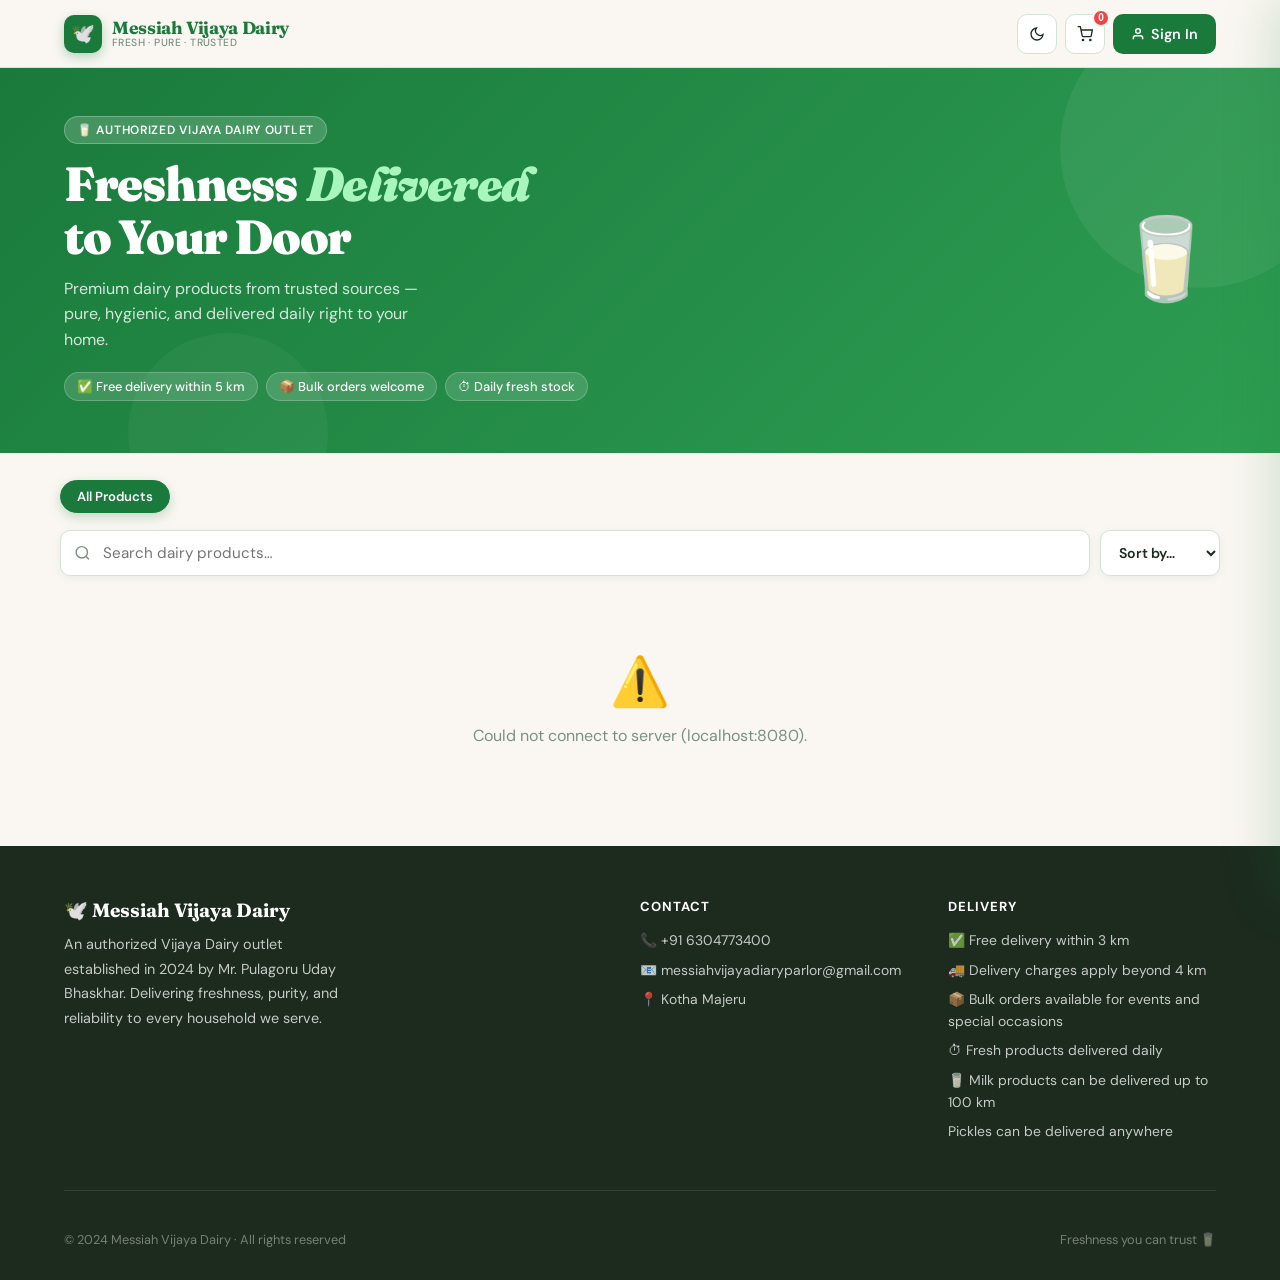
<file: src/main/resources/static/index.html>
<!DOCTYPE html>
<html lang="en">
<head>
<meta charset="UTF-8">
<meta name="viewport" content="width=device-width, initial-scale=1.0">
<title>Messiah Vijaya Dairy | Premium Milk Products</title>
<link href="https://fonts.googleapis.com/css2?family=Fraunces:ital,opsz,wght@0,9..144,300;0,9..144,700;0,9..144,900;1,9..144,400&family=DM+Sans:wght@400;500;600&display=swap" rel="stylesheet">
<script src="https://checkout.razorpay.com/v1/checkout.js"></script>
<style>
:root {
  --green: #1a7a3c;
  --green-mid: #22963f;
  --green-light: #e8f5ed;
  --green-glow: rgba(34,150,63,0.15);
  --cream: #faf7f2;
  --cream-dark: #f2ede4;
  --white: #ffffff;
  --text: #1c2b1e;
  --text-mid: #3d5142;
  --text-muted: #7a9082;
  --border: #d4e2d8;
  --shadow-sm: 0 2px 8px rgba(26,122,60,0.08);
  --shadow-md: 0 8px 28px rgba(26,122,60,0.13);
  --shadow-lg: 0 20px 60px rgba(26,122,60,0.18);
  --radius: 16px;
  --radius-sm: 10px;
  --radius-xl: 24px;
}
*,*::before,*::after{box-sizing:border-box;margin:0;padding:0}
html{scroll-behavior:smooth}
body{font-family:'DM Sans',sans-serif;background:var(--cream);color:var(--text);min-height:100vh;overflow-x:hidden}

/* HEADER */
header{position:sticky;top:0;z-index:1000;background:rgba(250,247,242,0.94);backdrop-filter:blur(20px);-webkit-backdrop-filter:blur(20px);border-bottom:1px solid var(--border);padding:0 5%;height:68px;display:flex;align-items:center;justify-content:space-between}
.logo{display:flex;align-items:center;gap:10px;text-decoration:none}
.logo-icon{width:38px;height:38px;background:var(--green);border-radius:10px;display:flex;align-items:center;justify-content:center;font-size:1.2rem;box-shadow:0 4px 12px rgba(26,122,60,0.3);flex-shrink:0}
.logo-text{display:flex;flex-direction:column;line-height:1.1}
.logo-text span:first-child{font-family:'Fraunces',serif;font-weight:700;font-size:1.1rem;color:var(--green);letter-spacing:-0.02em}
.logo-text span:last-child{font-size:0.65rem;color:var(--text-muted);font-weight:500;letter-spacing:0.04em;text-transform:uppercase}
.nav-actions{display:flex;gap:8px;align-items:center}
.icon-btn{background:var(--white);border:1px solid var(--border);width:40px;height:40px;border-radius:var(--radius-sm);cursor:pointer;color:var(--text);display:flex;align-items:center;justify-content:center;font-size:1rem;transition:all 0.2s;position:relative}
.icon-btn:hover{background:var(--green-light);border-color:var(--green);transform:translateY(-1px);box-shadow:var(--shadow-sm)}
.cart-badge{position:absolute;top:-6px;right:-6px;background:#ef4444;color:white;font-size:10px;font-weight:700;width:18px;height:18px;border-radius:50%;display:flex;align-items:center;justify-content:center;border:2px solid var(--cream);transition:transform 0.2s}
.cart-badge.pop{animation:badgePop 0.35s cubic-bezier(0.36,0.07,0.19,0.97)}
@keyframes badgePop{0%,100%{transform:scale(1)}40%{transform:scale(1.5)}70%{transform:scale(0.85)}}
.btn-primary{background:var(--green);color:white;border:none;padding:0 18px;height:40px;border-radius:var(--radius-sm);font-weight:600;cursor:pointer;font-family:'DM Sans',sans-serif;font-size:0.9rem;transition:all 0.2s;display:flex;align-items:center;gap:6px;white-space:nowrap}
.btn-primary:hover{background:var(--green-mid);transform:translateY(-1px);box-shadow:0 6px 18px rgba(26,122,60,0.3)}

/* HERO */
.hero{background:linear-gradient(135deg,var(--green) 0%,#2d9e52 100%);padding:48px 5% 52px;display:flex;align-items:center;justify-content:space-between;gap:20px;position:relative;overflow:hidden}
.hero::before{content:'';position:absolute;top:-60px;right:-60px;width:280px;height:280px;background:rgba(255,255,255,0.06);border-radius:50%}
.hero::after{content:'';position:absolute;bottom:-80px;left:10%;width:200px;height:200px;background:rgba(255,255,255,0.04);border-radius:50%}
.hero-text{position:relative;z-index:1}
.hero-badge{display:inline-flex;align-items:center;gap:6px;background:rgba(255,255,255,0.18);color:white;font-size:0.75rem;font-weight:600;letter-spacing:0.06em;text-transform:uppercase;padding:5px 12px;border-radius:20px;margin-bottom:14px;border:1px solid rgba(255,255,255,0.25)}
.hero h1{font-family:'Fraunces',serif;font-size:clamp(2rem,5vw,3rem);color:white;line-height:1.1;font-weight:900;margin-bottom:12px;letter-spacing:-0.03em}
.hero h1 em{font-style:italic;color:#a8f5be}
.hero p{color:rgba(255,255,255,0.82);font-size:1rem;max-width:380px;line-height:1.6}
.hero-pills{display:flex;gap:8px;flex-wrap:wrap;margin-top:20px}
.hero-pill{background:rgba(255,255,255,0.15);color:white;font-size:0.8rem;font-weight:500;padding:5px 12px;border-radius:20px;border:1px solid rgba(255,255,255,0.2)}
.hero-emoji{font-size:5rem;position:relative;z-index:1;animation:float 3s ease-in-out infinite;flex-shrink:0}
@keyframes float{0%,100%{transform:translateY(0)}50%{transform:translateY(-10px)}}

/* CATEGORIES */
.categories-bar{max-width:1200px;margin:28px auto 0;padding:0 20px;display:flex;gap:8px;flex-wrap:wrap}
.cat-pill{padding:7px 16px;border-radius:20px;border:1.5px solid var(--border);background:var(--white);color:var(--text-mid);font-size:0.82rem;font-weight:600;cursor:pointer;transition:all 0.2s;font-family:'DM Sans',sans-serif}
.cat-pill:hover,.cat-pill.active{background:var(--green);border-color:var(--green);color:white;box-shadow:0 4px 12px rgba(26,122,60,0.25);transform:translateY(-1px)}

/* FILTER BAR */
.filter-bar{max-width:1200px;margin:16px auto 0;padding:0 20px;display:flex;gap:10px;align-items:center}
.search-wrap{flex:1;position:relative}
.search-wrap svg{position:absolute;left:14px;top:50%;transform:translateY(-50%);color:var(--text-muted);width:17px;height:17px;pointer-events:none}
#search{width:100%;padding:12px 16px 12px 42px;border-radius:var(--radius-sm);border:1.5px solid var(--border);background:var(--white);color:var(--text);font-size:0.95rem;font-family:'DM Sans',sans-serif;transition:all 0.2s;box-shadow:var(--shadow-sm)}
#search:focus{outline:none;border-color:var(--green);box-shadow:0 0 0 3px var(--green-glow)}
#sort{padding:12px 14px;border-radius:var(--radius-sm);border:1.5px solid var(--border);background:var(--white);color:var(--text);font-weight:600;font-family:'DM Sans',sans-serif;font-size:0.88rem;cursor:pointer;box-shadow:var(--shadow-sm);transition:border-color 0.2s}
#sort:focus{outline:none;border-color:var(--green)}
.results-label{max-width:1200px;margin:14px auto 0;padding:0 20px;font-size:0.82rem;color:var(--text-muted);font-weight:500}

/* GRID */
.grid{max-width:1200px;margin:14px auto 40px;padding:0 20px;display:grid;grid-template-columns:repeat(auto-fill,minmax(190px,1fr));gap:16px}
.product-card{background:var(--white);border-radius:var(--radius);padding:14px;border:1.5px solid var(--border);display:flex;flex-direction:column;gap:10px;transition:transform 0.25s,box-shadow 0.25s,border-color 0.25s;position:relative;overflow:hidden}
.product-card::before{content:'';position:absolute;top:0;left:0;right:0;height:3px;background:linear-gradient(90deg,var(--green),#5ec27e);transform:scaleX(0);transition:transform 0.3s;transform-origin:left}
.product-card:hover{transform:translateY(-5px);box-shadow:var(--shadow-lg);border-color:transparent}
.product-card:hover::before{transform:scaleX(1)}
.category-tag{font-size:0.62rem;font-weight:700;color:var(--green);background:var(--green-light);padding:3px 9px;border-radius:12px;width:fit-content;text-transform:uppercase;letter-spacing:0.04em}
.product-img-wrap{background:var(--cream);border-radius:10px;width:100%;aspect-ratio:1;display:flex;align-items:center;justify-content:center;overflow:hidden}
.product-img-wrap img{width:85%;height:85%;object-fit:contain;transition:transform 0.3s}
.product-card:hover .product-img-wrap img{transform:scale(1.07)}
.product-name{font-weight:600;font-size:0.92rem;color:var(--text);line-height:1.35}
.product-qty{font-size:0.78rem;color:var(--text-muted);font-weight:500}
.price-row{display:flex;justify-content:space-between;align-items:center}
.price-tag{font-family:'Fraunces',serif;font-size:1.2rem;font-weight:700;color:var(--green)}
.btn-group{display:grid;grid-template-columns:1fr 40px;gap:7px}
.card-btn-primary{background:var(--green);color:white;border:none;padding:9px;border-radius:var(--radius-sm);font-weight:600;cursor:pointer;font-family:'DM Sans',sans-serif;font-size:0.85rem;transition:all 0.2s}
.card-btn-primary:hover{background:var(--green-mid);transform:translateY(-1px);box-shadow:0 4px 12px rgba(26,122,60,0.3)}
.card-btn-icon{background:var(--green-light);border:1.5px solid var(--border);border-radius:var(--radius-sm);cursor:pointer;color:var(--green);display:flex;align-items:center;justify-content:center;font-size:1rem;transition:all 0.2s}
.card-btn-icon:hover{background:var(--green);color:white;border-color:var(--green);transform:scale(1.05)}
.empty-state{grid-column:1/-1;text-align:center;padding:60px 20px;color:var(--text-muted)}
.empty-state p:first-child{font-size:3rem;margin-bottom:12px}
.skeleton{background:linear-gradient(90deg,var(--cream-dark) 25%,var(--cream) 50%,var(--cream-dark) 75%);background-size:200% 100%;animation:shimmer 1.5s infinite;border-radius:8px}
@keyframes shimmer{0%{background-position:200% 0}100%{background-position:-200% 0}}
.skeleton-card{background:var(--white);border:1.5px solid var(--border);border-radius:var(--radius);padding:14px;display:flex;flex-direction:column;gap:10px}

/* CART OVERLAY */
.cart-overlay{position:fixed;inset:0;background:rgba(0,0,0,0.35);z-index:2000;display:none;backdrop-filter:blur(3px)}
.cart-overlay.show{display:block}

/* CART PANEL */
#cartPanel{position:fixed;right:0;top:0;width:420px;max-width:94vw;height:100%;background:var(--white);box-shadow:-8px 0 48px rgba(26,122,60,0.18);display:flex;flex-direction:column;z-index:2001;transform:translateX(100%);transition:transform 0.35s cubic-bezier(0.4,0,0.2,1)}
#cartPanel.show{transform:translateX(0)}
.cart-header{padding:18px 20px 14px;border-bottom:1px solid var(--border);display:flex;align-items:center;justify-content:space-between;flex-shrink:0}
.cart-header-left{display:flex;align-items:center;gap:10px}
.cart-header h3{font-family:'Fraunces',serif;font-size:1.25rem;font-weight:700;color:var(--text);display:flex;align-items:center;gap:8px}
.cart-item-count-pill{background:var(--green);color:white;font-size:0.72rem;font-weight:700;padding:2px 9px;border-radius:20px;font-family:'DM Sans',sans-serif}
.cart-close{width:34px;height:34px;border-radius:8px;border:1px solid var(--border);background:none;cursor:pointer;display:flex;align-items:center;justify-content:center;font-size:1.1rem;color:var(--text-muted);transition:all 0.2s}
.cart-close:hover{background:#fee2e2;color:#ef4444;border-color:#fecaca}
#cartItems{flex:1;overflow-y:auto;padding:10px 14px}
#cartItems::-webkit-scrollbar{width:4px}
#cartItems::-webkit-scrollbar-track{background:transparent}
#cartItems::-webkit-scrollbar-thumb{background:var(--border);border-radius:2px}
.cart-item{display:flex;align-items:center;gap:13px;padding:11px 10px;border-radius:12px;border:1.5px solid transparent;margin-bottom:6px;transition:background 0.15s,border-color 0.15s}
.cart-item:hover{background:var(--cream);border-color:var(--border)}
.cart-item-img-wrap{width:68px;height:68px;flex-shrink:0;border-radius:10px;background:var(--cream);border:1.5px solid var(--border);overflow:hidden;display:flex;align-items:center;justify-content:center}
.cart-item-img-wrap img{width:80%;height:80%;object-fit:contain;transition:transform 0.25s}
.cart-item:hover .cart-item-img-wrap img{transform:scale(1.08)}
.img-fallback{font-size:2rem;line-height:1}
.cart-item-body{flex:1;min-width:0;display:flex;flex-direction:column;gap:3px}
.cart-item-name{font-size:0.88rem;font-weight:700;color:var(--text);white-space:nowrap;overflow:hidden;text-overflow:ellipsis}
.cart-item-meta{font-size:0.75rem;color:var(--text-muted)}
.cart-item-subtotal{font-family:'Fraunces',serif;font-size:1rem;font-weight:700;color:var(--green);margin-top:1px}
.qty-controls{display:flex;align-items:center;gap:5px;flex-shrink:0}
.qty-btn{width:27px;height:27px;border-radius:7px;border:1.5px solid var(--border);background:var(--cream);cursor:pointer;display:flex;align-items:center;justify-content:center;font-size:0.82rem;font-weight:700;color:var(--text);transition:all 0.15s}
.qty-btn:hover{background:var(--green);color:white;border-color:var(--green)}
.qty-btn.del:hover{background:#ef4444;border-color:#ef4444;color:white}
.qty-num{font-size:0.9rem;font-weight:700;min-width:20px;text-align:center;color:var(--text)}
.cart-footer{padding:14px 18px 22px;border-top:1.5px solid var(--border);flex-shrink:0;background:var(--cream)}
.cart-summary-box{background:var(--white);border:1.5px solid var(--border);border-radius:var(--radius-sm);padding:12px 14px;margin-bottom:12px;display:flex;flex-direction:column;gap:9px}
.summary-row{display:flex;justify-content:space-between;align-items:center;font-size:0.84rem;color:var(--text-muted)}
.summary-row.divider{border-top:1px dashed var(--border);padding-top:9px}
.summary-row.total{color:var(--text);font-weight:700;font-size:0.95rem}
.summary-total-val{font-family:'Fraunces',serif;font-size:1.35rem;font-weight:700;color:var(--green)}
.delivery-free{color:var(--green);font-weight:600;font-size:0.8rem}
.checkout-btn{width:100%;padding:14px;background:var(--green);color:white;border:none;border-radius:var(--radius-sm);font-weight:700;font-family:'DM Sans',sans-serif;font-size:1rem;cursor:pointer;transition:all 0.2s;display:flex;align-items:center;justify-content:center;gap:8px;box-shadow:0 4px 16px rgba(26,122,60,0.28)}
.checkout-btn:hover{background:var(--green-mid);transform:translateY(-1px);box-shadow:0 8px 24px rgba(26,122,60,0.35)}
.cart-empty{text-align:center;padding:52px 20px;color:var(--text-muted)}
.cart-empty-icon{font-size:3rem;margin-bottom:12px;opacity:0.55}
.cart-empty p{font-size:0.93rem;line-height:1.6}
.cart-empty small{font-size:0.78rem;opacity:0.65;margin-top:4px;display:block}

/* AUTH MODAL */
.modal-overlay{position:fixed;inset:0;background:rgba(0,0,0,0.45);display:none;justify-content:center;align-items:center;z-index:3000;backdrop-filter:blur(6px);padding:16px}
.modal-overlay.show{display:flex}
.auth-modal{background:var(--white);padding:32px;border-radius:var(--radius-xl);width:100%;max-width:420px;position:relative;box-shadow:0 30px 80px rgba(0,0,0,0.2);animation:modalIn 0.3s cubic-bezier(0.34,1.56,0.64,1)}
@keyframes modalIn{from{opacity:0;transform:scale(0.9) translateY(20px)}to{opacity:1;transform:scale(1) translateY(0)}}
.modal-close{position:absolute;top:16px;right:16px;width:32px;height:32px;border-radius:8px;border:1px solid var(--border);background:none;cursor:pointer;font-size:1rem;display:flex;align-items:center;justify-content:center;color:var(--text-muted);transition:all 0.2s}
.modal-close:hover{background:#fee2e2;color:#ef4444}
.auth-modal h2{font-family:'Fraunces',serif;font-size:1.7rem;font-weight:700;color:var(--text);margin-bottom:4px}
.auth-modal .sub{font-size:0.85rem;color:var(--text-muted);margin-bottom:24px}
.auth-form{display:flex;flex-direction:column;gap:12px}
.field-label{display:block;font-size:0.8rem;font-weight:600;color:var(--text-mid);margin-bottom:5px;letter-spacing:0.02em}
.auth-form input{width:100%;padding:12px 14px;border-radius:var(--radius-sm);border:1.5px solid var(--border);font-family:'DM Sans',sans-serif;font-size:0.95rem;color:var(--text);background:var(--cream);transition:all 0.2s}
.auth-form input:focus{outline:none;border-color:var(--green);background:var(--white);box-shadow:0 0 0 3px var(--green-glow)}
.btn-submit{background:var(--green);color:white;border:none;padding:13px;border-radius:var(--radius-sm);font-weight:700;cursor:pointer;font-family:'DM Sans',sans-serif;font-size:1rem;margin-top:4px;transition:all 0.2s;width:100%}
.btn-submit:hover{background:var(--green-mid);box-shadow:0 6px 20px rgba(26,122,60,0.3);transform:translateY(-1px)}
.auth-link{font-size:0.85rem;color:var(--green);cursor:pointer;text-align:center;margin-top:14px;font-weight:500;transition:color 0.2s}
.auth-link:hover{color:var(--green-mid);text-decoration:underline}
.user-menu{position:relative}
.dropdown-content{display:none;position:absolute;right:0;top:calc(100% + 8px);background:var(--white);min-width:200px;box-shadow:var(--shadow-lg);border-radius:var(--radius);padding:14px;z-index:1001;border:1px solid var(--border);animation:dropin 0.2s ease}
@keyframes dropin{from{opacity:0;transform:translateY(-6px)}to{opacity:1;transform:translateY(0)}}
.user-menu:hover .dropdown-content,.user-menu:focus-within .dropdown-content{display:block}
.user-name{font-weight:700;font-size:0.95rem;color:var(--text)}
.user-mobile{font-size:0.78rem;color:var(--text-muted);margin-top:2px}
.dropdown-divider{border:none;border-top:1px solid var(--border);margin:10px 0}
.logout-btn{color:#ef4444;border:1.5px solid #fecaca;background:#fff5f5;width:100%;padding:8px;border-radius:8px;cursor:pointer;font-weight:600;font-family:'DM Sans',sans-serif;font-size:0.85rem;transition:all 0.2s}
.logout-btn:hover{background:#fee2e2;border-color:#ef4444}
.dropdown-menu-btn{color:var(--text-mid);border:1.5px solid var(--border);background:var(--white);width:100%;padding:8px;border-radius:8px;cursor:pointer;font-weight:600;font-family:'DM Sans',sans-serif;font-size:0.85rem;transition:all 0.2s;margin-bottom:6px;text-align:left;display:flex;align-items:center;gap:7px}
.dropdown-menu-btn:hover{background:var(--green-light);border-color:var(--green);color:var(--green)}
.toast-container{position:fixed;bottom:24px;left:50%;transform:translateX(-50%);z-index:9999;display:flex;flex-direction:column;gap:8px;pointer-events:none;align-items:center}
.toast{background:var(--text);color:white;padding:12px 20px;border-radius:50px;font-size:0.88rem;font-weight:500;box-shadow:0 8px 24px rgba(0,0,0,0.2);display:flex;align-items:center;gap:8px;animation:toastIn 0.3s cubic-bezier(0.34,1.56,0.64,1);pointer-events:auto;white-space:nowrap}
.toast.success{background:var(--green)}
.toast.error{background:#ef4444}
@keyframes toastIn{from{opacity:0;transform:translateY(20px) scale(0.9)}to{opacity:1;transform:translateY(0) scale(1)}}
@keyframes toastOut{from{opacity:1}to{opacity:0;transform:translateY(-10px) scale(0.9)}}
footer{background:var(--text);color:rgba(255,255,255,0.75);padding:52px 5% 32px}
.footer-top{display:grid;grid-template-columns:2fr 1fr 1fr;gap:40px;margin-bottom:40px;padding-bottom:40px;border-bottom:1px solid rgba(255,255,255,0.1)}
.footer-brand p{font-size:0.9rem;line-height:1.7;max-width:280px;margin-top:8px}
.footer-col h4{color:white;font-size:0.82rem;font-weight:700;letter-spacing:0.08em;text-transform:uppercase;margin-bottom:14px}
.footer-col ul{list-style:none}
.footer-col ul li,.footer-col p{font-size:0.87rem;line-height:1.6;margin-bottom:7px;display:flex;align-items:flex-start;gap:6px}
.footer-logo{font-family:'Fraunces',serif;font-size:1.2rem;font-weight:700;color:white;display:flex;align-items:center;gap:8px;margin-bottom:10px}
.footer-bottom{display:flex;justify-content:space-between;align-items:center;flex-wrap:wrap;gap:10px;font-size:0.8rem;color:rgba(255,255,255,0.4)}

/* PAYMENT MODAL */
.payment-modal-overlay{position:fixed;inset:0;background:rgba(0,0,0,0.55);display:none;justify-content:center;align-items:center;z-index:4000;backdrop-filter:blur(8px);padding:16px}
.payment-modal-overlay.show{display:flex}
.payment-modal{background:var(--white);border-radius:var(--radius-xl);width:100%;max-width:520px;position:relative;box-shadow:0 30px 90px rgba(0,0,0,0.25);animation:modalIn 0.3s cubic-bezier(0.34,1.56,0.64,1);overflow:hidden;max-height:90vh;overflow-y:auto}
.payment-modal-header{background:linear-gradient(135deg,var(--green) 0%,#2d9e52 100%);padding:24px 28px 20px;color:white}
.payment-modal-header h2{font-family:'Fraunces',serif;font-size:1.5rem;font-weight:700;margin-bottom:4px}
.payment-modal-header p{font-size:0.85rem;opacity:0.85}
.payment-modal-body{padding:24px 28px}
.payment-amount-box{background:var(--green-light);border:1.5px solid var(--border);border-radius:var(--radius-sm);padding:16px 18px;margin-bottom:20px;display:flex;align-items:center;justify-content:space-between}
.payment-amount-label{font-size:0.82rem;color:var(--text-muted);font-weight:600;text-transform:uppercase;letter-spacing:0.04em}
.payment-amount-value{font-family:'Fraunces',serif;font-size:1.8rem;font-weight:700;color:var(--green)}
.payment-info-rows{display:flex;flex-direction:column;gap:10px;margin-bottom:20px}
.payment-info-row{display:flex;justify-content:space-between;align-items:center;font-size:0.85rem}
.payment-info-row span:first-child{color:var(--text-muted)}
.payment-info-row span:last-child{font-weight:600;color:var(--text)}
.payment-divider{border:none;border-top:1px dashed var(--border);margin:16px 0}
.pay-now-btn{width:100%;padding:15px;background:var(--green);color:white;border:none;border-radius:var(--radius-sm);font-weight:700;font-family:'DM Sans',sans-serif;font-size:1rem;cursor:pointer;transition:all 0.2s;display:flex;align-items:center;justify-content:center;gap:10px;box-shadow:0 4px 16px rgba(26,122,60,0.3)}
.pay-now-btn:hover:not(:disabled){background:var(--green-mid);transform:translateY(-1px);box-shadow:0 8px 24px rgba(26,122,60,0.38)}
.pay-now-btn:disabled{opacity:0.65;cursor:not-allowed;transform:none}
.payment-secure-note{display:flex;align-items:center;justify-content:center;gap:6px;margin-top:12px;font-size:0.75rem;color:var(--text-muted)}
.payment-modal-close{position:absolute;top:14px;right:16px;width:30px;height:30px;border-radius:8px;border:1px solid rgba(255,255,255,0.3);background:rgba(255,255,255,0.15);cursor:pointer;font-size:1rem;display:flex;align-items:center;justify-content:center;color:white;transition:all 0.2s}
.payment-modal-close:hover{background:rgba(255,255,255,0.3)}

/* ADDRESS SECTION IN PAYMENT MODAL */
.address-section{margin-bottom:20px}
.address-section-title{font-size:0.85rem;font-weight:700;color:var(--text);margin-bottom:12px;display:flex;align-items:center;gap:6px}
.address-card{border:1.5px solid var(--border);border-radius:var(--radius-sm);padding:14px;background:var(--cream);position:relative}
.address-card.has-address{border-color:var(--green);background:var(--green-light)}
.address-card-name{font-size:0.88rem;font-weight:700;color:var(--text);margin-bottom:3px}
.address-card-line{font-size:0.82rem;color:var(--text-muted);line-height:1.5}
.address-edit-btn{position:absolute;top:10px;right:10px;background:var(--white);border:1.5px solid var(--border);border-radius:8px;padding:4px 10px;font-size:0.75rem;font-weight:600;color:var(--green);cursor:pointer;transition:all 0.2s;font-family:'DM Sans',sans-serif}
.address-edit-btn:hover{background:var(--green);color:white;border-color:var(--green)}
.no-address-state{text-align:center;padding:18px 10px;color:var(--text-muted)}
.no-address-state p{font-size:0.85rem;margin-bottom:10px}
.add-address-btn{background:var(--green);color:white;border:none;border-radius:var(--radius-sm);padding:9px 18px;font-weight:600;font-family:'DM Sans',sans-serif;font-size:0.85rem;cursor:pointer;transition:all 0.2s}
.add-address-btn:hover{background:var(--green-mid);transform:translateY(-1px)}
.address-form-grid{display:grid;grid-template-columns:1fr 1fr;gap:10px}
.address-form-full{grid-column:1/-1}
.address-form-input{width:100%;padding:10px 12px;border-radius:var(--radius-sm);border:1.5px solid var(--border);font-family:'DM Sans',sans-serif;font-size:0.88rem;color:var(--text);background:var(--white);transition:all 0.2s}
.address-form-input:focus{outline:none;border-color:var(--green);box-shadow:0 0 0 3px var(--green-glow)}
.address-form-actions{display:flex;gap:8px;margin-top:10px;grid-column:1/-1}
.btn-save-address{background:var(--green);color:white;border:none;border-radius:var(--radius-sm);padding:10px 18px;font-weight:700;font-family:'DM Sans',sans-serif;font-size:0.88rem;cursor:pointer;flex:1;transition:all 0.2s}
.btn-save-address:hover{background:var(--green-mid)}
.btn-cancel-address{background:var(--white);color:var(--text-muted);border:1.5px solid var(--border);border-radius:var(--radius-sm);padding:10px 14px;font-weight:600;font-family:'DM Sans',sans-serif;font-size:0.88rem;cursor:pointer;transition:all 0.2s}
.btn-cancel-address:hover{background:var(--cream-dark)}

/* PAYMENT RESULT MODAL */
.pay-result-modal-overlay{position:fixed;inset:0;background:rgba(0,0,0,0.55);display:none;justify-content:center;align-items:center;z-index:5000;backdrop-filter:blur(8px);padding:16px}
.pay-result-modal-overlay.show{display:flex}
.pay-result-modal{background:var(--white);border-radius:var(--radius-xl);width:100%;max-width:400px;padding:40px 32px;text-align:center;position:relative;box-shadow:0 30px 90px rgba(0,0,0,0.25);animation:modalIn 0.35s cubic-bezier(0.34,1.56,0.64,1)}
.pay-result-icon{font-size:4rem;margin-bottom:16px;display:block}
.pay-result-modal h2{font-family:'Fraunces',serif;font-size:1.6rem;font-weight:700;margin-bottom:8px}
.pay-result-modal p{font-size:0.9rem;color:var(--text-muted);line-height:1.6;margin-bottom:24px}
.pay-result-modal .pay-id{font-size:0.78rem;background:var(--cream);border:1px solid var(--border);border-radius:8px;padding:8px 12px;font-family:monospace;color:var(--text-mid);margin-bottom:20px;word-break:break-all}
.pay-result-btn{padding:13px 28px;border:none;border-radius:var(--radius-sm);font-weight:700;font-family:'DM Sans',sans-serif;font-size:0.95rem;cursor:pointer;transition:all 0.2s}
.pay-result-btn.success{background:var(--green);color:white;box-shadow:0 4px 14px rgba(26,122,60,0.3)}
.pay-result-btn.success:hover{background:var(--green-mid);transform:translateY(-1px)}
.pay-result-btn.error{background:#fee2e2;color:#ef4444;border:1.5px solid #fecaca}
.pay-result-btn.error:hover{background:#fecaca}

/* ============================================================
   MY ORDERS MODAL — Flipkart-inspired full panel
   ============================================================ */
.orders-modal-overlay{position:fixed;inset:0;background:rgba(0,0,0,0.5);display:none;justify-content:center;align-items:flex-start;z-index:3500;backdrop-filter:blur(6px);padding:0;overflow-y:auto}
.orders-modal-overlay.show{display:flex}
.orders-modal{background:var(--cream);width:100%;max-width:760px;min-height:100vh;position:relative;box-shadow:0 0 80px rgba(0,0,0,0.25);animation:slideInRight 0.35s cubic-bezier(0.4,0,0.2,1);margin:0 auto}
@keyframes slideInRight{from{opacity:0;transform:translateX(60px)}to{opacity:1;transform:translateX(0)}}
.orders-modal-header{background:linear-gradient(135deg,var(--green) 0%,#2d9e52 100%);padding:20px 24px;position:sticky;top:0;z-index:10;display:flex;align-items:center;justify-content:space-between}
.orders-modal-header h2{font-family:'Fraunces',serif;font-size:1.4rem;font-weight:700;color:white;display:flex;align-items:center;gap:10px}
.orders-modal-close{width:36px;height:36px;border-radius:10px;border:1px solid rgba(255,255,255,0.35);background:rgba(255,255,255,0.15);cursor:pointer;font-size:1.1rem;display:flex;align-items:center;justify-content:center;color:white;transition:all 0.2s;flex-shrink:0}
.orders-modal-close:hover{background:rgba(255,255,255,0.3)}
.orders-body{padding:20px 20px 40px}
.orders-loading{text-align:center;padding:60px 20px;color:var(--text-muted)}
.orders-loading .spin{font-size:2.5rem;display:block;margin-bottom:12px;animation:spin 1.2s linear infinite}
@keyframes spin{to{transform:rotate(360deg)}}
.orders-empty{text-align:center;padding:80px 20px;color:var(--text-muted)}
.orders-empty .empty-icon{font-size:4rem;margin-bottom:16px;display:block}
.orders-empty h3{font-family:'Fraunces',serif;font-size:1.4rem;color:var(--text);margin-bottom:8px}
.orders-empty p{font-size:0.9rem;line-height:1.6;max-width:300px;margin:0 auto}
.order-card{background:var(--white);border-radius:var(--radius);border:1.5px solid var(--border);margin-bottom:16px;overflow:hidden;transition:box-shadow 0.2s}
.order-card:hover{box-shadow:var(--shadow-md)}
.order-card-header{padding:14px 18px;border-bottom:1px solid var(--border);display:flex;align-items:center;justify-content:space-between;flex-wrap:wrap;gap:8px;background:var(--cream)}
.order-id-block{display:flex;flex-direction:column;gap:2px}
.order-id-label{font-size:0.68rem;font-weight:700;color:var(--text-muted);text-transform:uppercase;letter-spacing:0.06em}
.order-id-val{font-size:0.8rem;font-weight:700;color:var(--text);font-family:monospace}
.order-status-badge{font-size:0.72rem;font-weight:700;padding:4px 12px;border-radius:20px;text-transform:uppercase;letter-spacing:0.04em}
.status-success{background:#dcfce7;color:#166534}
.status-pending{background:#fef9c3;color:#854d0e}
.status-cancelled{background:#fee2e2;color:#991b1b}
.status-returned{background:#dbeafe;color:#1e40af}
.status-failed{background:#fee2e2;color:#991b1b}
.status-default{background:var(--green-light);color:var(--green)}
.order-card-meta{padding:12px 18px;border-bottom:1px solid var(--border);display:flex;gap:20px;flex-wrap:wrap}
.order-meta-item{display:flex;flex-direction:column;gap:2px}
.order-meta-label{font-size:0.68rem;font-weight:700;color:var(--text-muted);text-transform:uppercase;letter-spacing:0.05em}
.order-meta-val{font-size:0.82rem;font-weight:600;color:var(--text)}
.order-meta-val.price{font-family:'Fraunces',serif;font-size:1rem;color:var(--green)}
.order-products{padding:14px 18px}
.order-products-title{font-size:0.75rem;font-weight:700;color:var(--text-muted);text-transform:uppercase;letter-spacing:0.06em;margin-bottom:10px}
.order-product-row{display:flex;align-items:center;gap:12px;padding:8px 0;border-bottom:1px dashed var(--border)}
.order-product-row:last-child{border-bottom:none;padding-bottom:0}
.order-product-img{width:52px;height:52px;border-radius:8px;background:var(--cream);border:1px solid var(--border);display:flex;align-items:center;justify-content:center;overflow:hidden;flex-shrink:0}
.order-product-img img{width:80%;height:80%;object-fit:contain}
.order-product-info{flex:1;min-width:0}
.order-product-name{font-size:0.88rem;font-weight:700;color:var(--text)}
.order-product-qty-price{font-size:0.78rem;color:var(--text-muted);margin-top:2px}
.order-card-actions{padding:12px 18px;border-top:1px solid var(--border);display:flex;gap:10px;align-items:center;justify-content:flex-end;flex-wrap:wrap}
.order-action-btn{padding:8px 18px;border-radius:var(--radius-sm);font-weight:700;font-family:'DM Sans',sans-serif;font-size:0.82rem;cursor:pointer;transition:all 0.2s;border:1.5px solid;display:flex;align-items:center;gap:6px}
.btn-cancel-order{background:#fff5f5;color:#ef4444;border-color:#fecaca}
.btn-cancel-order:hover{background:#fee2e2;border-color:#ef4444}
.btn-return-order{background:#eff6ff;color:#2563eb;border-color:#bfdbfe}
.btn-return-order:hover{background:#dbeafe;border-color:#2563eb}
.order-date-info{font-size:0.76rem;color:var(--text-muted);flex:1}
/* Refund banner inside card */
.refund-banner{background:linear-gradient(90deg,#eff6ff,#dbeafe);border:1.5px solid #bfdbfe;border-radius:var(--radius-sm);padding:12px 16px;margin:0 18px 14px;display:flex;align-items:flex-start;gap:10px}
.refund-banner-icon{font-size:1.3rem;flex-shrink:0}
.refund-banner-text{font-size:0.82rem;color:#1e40af;line-height:1.5}
.refund-banner-text strong{display:block;margin-bottom:2px;font-size:0.85rem}

/* ORDER CANCEL/RETURN CONFIRM MODAL */
.confirm-modal-overlay{position:fixed;inset:0;background:rgba(0,0,0,0.55);display:none;justify-content:center;align-items:center;z-index:6000;backdrop-filter:blur(6px);padding:16px}
.confirm-modal-overlay.show{display:flex}
.confirm-modal{background:var(--white);border-radius:var(--radius-xl);width:100%;max-width:400px;padding:32px;text-align:center;position:relative;box-shadow:0 30px 90px rgba(0,0,0,0.25);animation:modalIn 0.3s cubic-bezier(0.34,1.56,0.64,1)}
.confirm-modal-icon{font-size:3rem;margin-bottom:14px}
.confirm-modal h3{font-family:'Fraunces',serif;font-size:1.4rem;font-weight:700;margin-bottom:8px}
.confirm-modal p{font-size:0.88rem;color:var(--text-muted);line-height:1.6;margin-bottom:22px}
.confirm-modal-actions{display:flex;gap:10px;justify-content:center}
.btn-confirm-yes{padding:12px 24px;background:#ef4444;color:white;border:none;border-radius:var(--radius-sm);font-weight:700;font-family:'DM Sans',sans-serif;font-size:0.9rem;cursor:pointer;transition:all 0.2s;min-width:100px}
.btn-confirm-yes:hover{background:#dc2626;transform:translateY(-1px)}
.btn-confirm-yes.return{background:#2563eb}
.btn-confirm-yes.return:hover{background:#1d4ed8}
.btn-confirm-no{padding:12px 24px;background:var(--cream);color:var(--text-mid);border:1.5px solid var(--border);border-radius:var(--radius-sm);font-weight:700;font-family:'DM Sans',sans-serif;font-size:0.9rem;cursor:pointer;transition:all 0.2s}
.btn-confirm-no:hover{background:var(--cream-dark)}

/* RESPONSIVE */
@media(max-width:768px){.hero{flex-direction:column;text-align:center;padding:36px 5%}.hero-emoji{font-size:4rem}.hero p{max-width:100%}.footer-top{grid-template-columns:1fr;gap:24px}.grid{grid-template-columns:repeat(auto-fill,minmax(155px,1fr))}header{padding:0 4%}.logo-text span:first-child{font-size:1rem}#cartPanel{width:100%;max-width:100%}.address-form-grid{grid-template-columns:1fr}.orders-modal{max-width:100%}}
@media(max-width:480px){.grid{grid-template-columns:repeat(2,1fr);gap:10px}.filter-bar{flex-wrap:wrap}#sort{width:100%}.categories-bar{gap:6px}.logo-text{display:none}.order-card-actions{justify-content:stretch}.order-action-btn{flex:1;justify-content:center}}
</style>
</head>
<body>

<div class="toast-container" id="toastContainer"></div>
<div class="cart-overlay" id="cartOverlay" onclick="toggleCart()"></div>

<header>
  <a class="logo" href="#">
    <div class="logo-icon">🕊️</div>
    <div class="logo-text">
      <span>Messiah Vijaya Dairy</span>
      <span>Fresh · Pure · Trusted</span>
    </div>
  </a>
  <div class="nav-actions">
    <button class="icon-btn" onclick="toggleTheme()" title="Toggle theme">
      <svg width="16" height="16" viewBox="0 0 24 24" fill="none" stroke="currentColor" stroke-width="2"><path d="M21 12.79A9 9 0 1 1 11.21 3 7 7 0 0 0 21 12.79z"/></svg>
    </button>
    <button class="icon-btn" onclick="toggleCart()" title="Cart">
      <svg width="16" height="16" viewBox="0 0 24 24" fill="none" stroke="currentColor" stroke-width="2"><circle cx="9" cy="21" r="1"/><circle cx="20" cy="21" r="1"/><path d="M1 1h4l2.68 13.39a2 2 0 0 0 2 1.61h9.72a2 2 0 0 0 2-1.61L23 6H6"/></svg>
      <span id="cart-count" class="cart-badge">0</span>
    </button>
    <div id="authArea">
      <button class="btn-primary" onclick="openAuth()">
        <svg width="14" height="14" viewBox="0 0 24 24" fill="none" stroke="currentColor" stroke-width="2.5"><path d="M20 21v-2a4 4 0 0 0-4-4H8a4 4 0 0 0-4 4v2"/><circle cx="12" cy="7" r="4"/></svg>
        Sign In
      </button>
    </div>
  </div>
</header>

<section class="hero">
  <div class="hero-text">
    <div class="hero-badge">🥛 Authorized Vijaya Dairy Outlet</div>
    <h1>Freshness <em>Delivered</em><br>to Your Door</h1>
    <p>Premium dairy products from trusted sources — pure, hygienic, and delivered daily right to your home.</p>
    <div class="hero-pills">
      <span class="hero-pill">✅ Free delivery within 5 km</span>
      <span class="hero-pill">📦 Bulk orders welcome</span>
      <span class="hero-pill">⏱ Daily fresh stock</span>
    </div>
  </div>
  <div class="hero-emoji">🥛</div>
</section>

<div class="categories-bar" id="categoriesBar">
  <button class="cat-pill active" data-cat="all" onclick="filterByCategory(this)">All Products</button>
</div>

<div class="filter-bar">
  <div class="search-wrap">
    <svg viewBox="0 0 24 24" fill="none" stroke="currentColor" stroke-width="2"><circle cx="11" cy="11" r="8"/><line x1="21" y1="21" x2="16.65" y2="16.65"/></svg>
    <input id="search" type="text" placeholder="Search dairy products…" autocomplete="off">
  </div>
  <select id="sort" onchange="applyFilters()">
    <option value="">Sort by…</option>
    <option value="priceAsc">Price ↑</option>
    <option value="priceDesc">Price ↓</option>
    <option value="nameAsc">Name A–Z</option>
  </select>
</div>
<div class="results-label" id="resultsLabel"></div>

<div class="grid" id="products-container"></div>

<!-- CART PANEL -->
<div id="cartPanel">
  <div class="cart-header">
    <div class="cart-header-left">
      <h3>
        <svg width="18" height="18" viewBox="0 0 24 24" fill="none" stroke="currentColor" stroke-width="2"><circle cx="9" cy="21" r="1"/><circle cx="20" cy="21" r="1"/><path d="M1 1h4l2.68 13.39a2 2 0 0 0 2 1.61h9.72a2 2 0 0 0 2-1.61L23 6H6"/></svg>
        Your Cart
      </h3>
      <span class="cart-item-count-pill" id="cartHeaderCount">0 items</span>
    </div>
    <button class="cart-close" onclick="toggleCart()">✕</button>
  </div>
  <div id="cartItems"></div>
  <div class="cart-footer" id="cartFooter" style="display:none">
    <div class="cart-summary-box">
      <div class="summary-row">
        <span>Subtotal</span>
        <span>₹<span id="cartSubtotal">0</span></span>
      </div>
      <div class="summary-row">
        <span>Delivery</span>
        <span class="delivery-free">FREE within 5 km</span>
      </div>
      <div class="summary-row divider total">
        <span>Total</span>
        <span class="summary-total-val">₹<span id="cartTotal">0</span></span>
      </div>
    </div>
    <button class="checkout-btn" onclick="handleCheckout()">
      Proceed to Checkout
      <svg width="16" height="16" viewBox="0 0 24 24" fill="none" stroke="currentColor" stroke-width="2.5"><line x1="5" y1="12" x2="19" y2="12"/><polyline points="12 5 19 12 12 19"/></svg>
    </button>
  </div>
</div>

<!-- AUTH MODAL -->
<div id="authModal" class="modal-overlay" onclick="handleModalBgClick(event)">
  <div class="auth-modal">
    <button class="modal-close" onclick="closeAuth()">✕</button>
    <div id="loginSection">
      <h2>Welcome back 👋</h2><p class="sub">Sign in to your account</p>
      <div class="auth-form">
        <div><label class="field-label">Email address</label><input type="email" id="loginEmail" placeholder="you@email.com" autocomplete="email"></div>
        <div><label class="field-label">Password</label><input type="password" id="loginPass" placeholder="••••••••" autocomplete="current-password"></div>
        <button class="btn-submit" onclick="handleLogin()">Sign In</button>
      </div>
      <p class="auth-link" onclick="switchAuth('register')">Don't have an account? <strong>Register</strong></p>
      <p class="auth-link" onclick="switchAuth('forgot')">Forgot password?</p>
    </div>
    <div id="registerSection" style="display:none">
      <h2>Create account</h2><p class="sub">Join Messiah Vijaya Dairy</p>
      <div class="auth-form">
        <div><label class="field-label">Email address</label><input type="email" id="regEmail" placeholder="you@email.com" autocomplete="email"></div>
        <div><label class="field-label">Password</label><input type="password" id="regPass" placeholder="••••••••" autocomplete="new-password"></div>
        <div><label class="field-label">Confirm Password</label><input type="password" id="regConfirm" placeholder="••••••••" autocomplete="new-password"></div>
        <div><label class="field-label">Mobile Number</label><input type="tel" id="regMobile" placeholder="+91 XXXXX XXXXX" autocomplete="tel"></div>
        <button class="btn-submit" onclick="handleRegister()">Send OTP</button>
      </div>
      <p class="auth-link" onclick="switchAuth('login')">← Back to Login</p>
    </div>
    <div id="otpSection" style="display:none">
      <h2>Verify OTP 🔐</h2><p class="sub">Enter the OTP sent to your mobile</p>
      <div class="auth-form">
        <div><label class="field-label">OTP Code</label><input type="text" id="otpValue" placeholder="Enter 6-digit OTP" maxlength="6" autocomplete="one-time-code"></div>
        <button class="btn-submit" onclick="handleVerifyOtp()">Verify & Register</button>
      </div>
      <p class="auth-link" onclick="switchAuth('register')">← Back to Register</p>
    </div>
    <div id="forgotSection" style="display:none">
      <h2>Reset password 🔑</h2><p class="sub">We'll send an OTP to your email</p>
      <div class="auth-form">
        <div><label class="field-label">Registered Email</label><input type="email" id="forgotEmail" placeholder="you@email.com" autocomplete="email"></div>
        <button class="btn-submit" onclick="handleForgot()">Send Reset OTP</button>
        <div id="resetFields" style="display:none;flex-direction:column;gap:12px">
          <div><label class="field-label">OTP Code</label><input type="text" id="resetOtp" placeholder="6-digit OTP" maxlength="6"></div>
          <div><label class="field-label">New Password</label><input type="password" id="newPass" placeholder="New password"></div>
          <div><label class="field-label">Confirm Password</label><input type="password" id="newPassConfirm" placeholder="Confirm new password"></div>
          <button class="btn-submit" onclick="handleReset()">Update Password</button>
        </div>
      </div>
      <p class="auth-link" onclick="switchAuth('login')">← Back to Login</p>
    </div>
  </div>
</div>

<!-- ============================================================
     PAYMENT MODAL (with address)
     ============================================================ -->
<div id="paymentModal" class="payment-modal-overlay" onclick="handlePaymentModalBgClick(event)">
  <div class="payment-modal">
    <button class="payment-modal-close" onclick="closePaymentModal()">✕</button>
    <div class="payment-modal-header">
      <h2>💳 Secure Checkout</h2>
      <p>Powered by Razorpay · 100% Secure</p>
    </div>
    <div class="payment-modal-body">

      <!-- DELIVERY ADDRESS SECTION -->
      <div class="address-section">
        <div class="address-section-title">
          <svg width="15" height="15" viewBox="0 0 24 24" fill="none" stroke="currentColor" stroke-width="2"><path d="M21 10c0 7-9 13-9 13s-9-6-9-13a9 9 0 0 1 18 0z"/><circle cx="12" cy="10" r="3"/></svg>
          Delivery Address
        </div>
        <div id="addressDisplay">
          <!-- Populated by JS -->
          <div class="no-address-state">
            <p>⏳ Loading address…</p>
          </div>
        </div>
        <!-- Inline address form (hidden by default) -->
        <div id="addressFormWrap" style="display:none;margin-top:12px">
          <div class="address-form-grid">
            <div class="address-form-full">
              <label class="field-label">Street / Locality</label>
              <input class="address-form-input" id="af_street" placeholder="House no., Street, Area" autocomplete="address-line1">
            </div>
            <div>
              <label class="field-label">City</label>
              <input class="address-form-input" id="af_city" placeholder="City" autocomplete="address-level2">
            </div>
            <div>
              <label class="field-label">pin Code</label>
              <input class="address-form-input" id="af_pin" placeholder="pin" maxlength="6" autocomplete="postal-code">
            </div>
            <div class="address-form-full">
              <label class="field-label">Landmark (optional)</label>
              <input class="address-form-input" id="af_location" placeholder="Near temple, landmark…">
            </div>
            <div class="address-form-actions">
              <button class="btn-save-address" onclick="saveAddress()">Save Address</button>
              <button class="btn-cancel-address" onclick="hideAddressForm()">Cancel</button>
            </div>
          </div>
        </div>
      </div>

      <hr class="payment-divider">

      <div class="payment-amount-box">
        <div>
          <div class="payment-amount-label">Total Amount</div>
          <div class="payment-amount-value">₹<span id="payModalAmount">0</span></div>
        </div>
        <svg width="40" height="40" viewBox="0 0 24 24" fill="none" stroke="var(--green)" stroke-width="1.5" opacity="0.5"><rect x="1" y="4" width="22" height="16" rx="2" ry="2"/><line x1="1" y1="10" x2="23" y2="10"/></svg>
      </div>
      <div class="payment-info-rows">
        <div class="payment-info-row">
          <span>Order for</span>
          <span id="payModalUser">—</span>
        </div>
        <div class="payment-info-row">
          <span>Delivery</span>
          <span style="color:var(--green);font-weight:700">FREE within 5 km</span>
        </div>
        <div class="payment-info-row">
          <span>Payment</span>
          <span>UPI / Cards / NetBanking</span>
        </div>
      </div>
      <hr class="payment-divider">
      <button class="pay-now-btn" id="payNowBtn" onclick="initiateRazorpay()">
        <svg width="18" height="18" viewBox="0 0 24 24" fill="none" stroke="currentColor" stroke-width="2"><path d="M12 22s8-4 8-10V5l-8-3-8 3v7c0 6 8 10 8 10z"/></svg>
        Pay Now
      </button>
      <div class="payment-secure-note">
        🔒 Your payment is encrypted and secure
      </div>
    </div>
  </div>
</div>

<!-- PAYMENT RESULT MODAL -->
<div id="payResultModal" class="pay-result-modal-overlay">
  <div class="pay-result-modal">
    <span class="pay-result-icon" id="payResultIcon">✅</span>
    <h2 id="payResultTitle">Payment Successful!</h2>
    <p id="payResultMsg">Your order has been placed successfully. Fresh dairy goodness is on its way!</p>
    <div class="pay-id" id="payResultId" style="display:none"></div>
    <button class="pay-result-btn" id="payResultBtn" onclick="closePayResultModal()">Continue Shopping</button>
  </div>
</div>

<!-- ============================================================
     MY ORDERS MODAL
     ============================================================ -->
<div id="ordersModal" class="orders-modal-overlay" onclick="handleOrdersModalBgClick(event)">
  <div class="orders-modal" id="ordersModalInner">
    <div class="orders-modal-header">
      <h2>
        <svg width="20" height="20" viewBox="0 0 24 24" fill="none" stroke="currentColor" stroke-width="2"><path d="M6 2L3 6v14a2 2 0 0 0 2 2h14a2 2 0 0 0 2-2V6l-3-4z"/><line x1="3" y1="6" x2="21" y2="6"/><path d="M16 10a4 4 0 0 1-8 0"/></svg>
        My Orders
      </h2>
      <button class="orders-modal-close" onclick="closeOrdersModal()">✕</button>
    </div>
    <div class="orders-body" id="ordersBody">
      <div class="orders-loading">
        <span class="spin">⏳</span>
        <p>Loading your orders…</p>
      </div>
    </div>
  </div>
</div>

<!-- ============================================================
     CONFIRM ACTION MODAL (Cancel / Return)
     ============================================================ -->
<div id="confirmModal" class="confirm-modal-overlay">
  <div class="confirm-modal">
    <div class="confirm-modal-icon" id="confirmIcon">⚠️</div>
    <h3 id="confirmTitle">Are you sure?</h3>
    <p id="confirmMsg">This action cannot be undone.</p>
    <div class="confirm-modal-actions">
      <button class="btn-confirm-no" onclick="closeConfirmModal()">No, Go Back</button>
      <button class="btn-confirm-yes" id="confirmYesBtn" onclick="executeOrderAction()">Yes, Confirm</button>
    </div>
  </div>
</div>

<footer>
  <div class="footer-top">
    <div class="footer-brand">
      <div class="footer-logo">🕊️ Messiah Vijaya Dairy</div>
      <p>An authorized Vijaya Dairy outlet established in 2024 by Mr. Pulagoru Uday Bhaskhar. Delivering freshness, purity, and reliability to every household we serve.</p>
    </div>
    <div class="footer-col">
      <h4>Contact</h4>
      <p>📞 +91 6304773400</p>
      <p>📧 messiahvijayadiaryparlor@gmail.com</p>
      <p>📍 Kotha Majeru</p>
    </div>
    <div class="footer-col">
      <h4>Delivery</h4>
<ul>
  <li>✅ Free delivery within 3 km</li>
  <li>🚚 Delivery charges apply beyond 4 km</li>
  <li>📦 Bulk orders available for events and special occasions</li>
  <li>⏱ Fresh products delivered daily</li>
  <li>🥛 Milk products can be delivered up to 100 km</li>
  <li> Pickles can be delivered anywhere</li>
</ul>
    </div>
  </div>
  <div class="footer-bottom">
    <span>© 2024 Messiah Vijaya Dairy · All rights reserved</span>
    <span>Freshness you can trust 🥛</span>
  </div>
</footer>

<style id="darkStyles"></style>
<script>
// ============================================================
//  GLOBALS & CONFIG
// ============================================================
let allProducts = [];
let activeCategory = 'all';
let currentUser = null;

const API_BASE  = 'http://localhost:8080/users';
const CART_API  = 'http://localhost:8080/cart';
const PROD_API  = 'http://localhost:8080/products';
const PAY_API   = 'http://localhost:8080/payment';
const ORDER_API = 'http://localhost:8080/orders';
const ADDR_API  = 'http://localhost:8080/api/address';

// ============================================================
//  INIT
// ============================================================
window.onload = () => {
  try { currentUser = JSON.parse(localStorage.getItem('user')) || null; } catch { currentUser = null; }
  updateAuthUI();
  loadProducts();
  loadCart();
  applyStoredTheme();
  document.getElementById('search').addEventListener('input', applyFilters);
};

// ============================================================
//  THEME
// ============================================================
let isDark = false;
function applyStoredTheme() {
  isDark = localStorage.getItem('theme') === 'dark';
  if (isDark) applyDarkStyles();
}
function applyDarkStyles() {
  document.getElementById('darkStyles').textContent = `
    :root{--cream:#0f1810;--cream-dark:#172217;--white:#1a2b1e;--border:#2d4533;--text:#e8f5ed;--text-mid:#b0d4bc;--text-muted:#7a9e83;--green-light:#162a1e}
    body{background:#0f1810}header{background:rgba(15,24,16,0.95)}
    .auth-modal,.dropdown-content,.confirm-modal{background:#1a2b1e}.auth-form input,.address-form-input{background:#0f1810;color:#e8f5ed}
    footer{background:#080e09}#cartPanel{background:#1a2b1e}.cart-footer{background:#0f1810}
    .cart-item:hover{background:#172217}.cart-item-img-wrap{background:#172217;border-color:#2d4533}
    .cart-summary-box{background:#0f1810;border-color:#2d4533}
    .skeleton{background:linear-gradient(90deg,#172217 25%,#1e2e20 50%,#172217 75%);background-size:200% 100%}
    .payment-modal{background:#1a2b1e}.payment-amount-box{background:#162a1e;border-color:#2d4533}
    .pay-result-modal{background:#1a2b1e}.pay-id{background:#0f1810;border-color:#2d4533}
    .orders-modal{background:#0f1810}.order-card{background:#1a2b1e;border-color:#2d4533}
    .order-card-header{background:#172217}.order-card-actions{border-color:#2d4533}
    .order-product-img{background:#172217;border-color:#2d4533}
    .address-card{background:#172217;border-color:#2d4533}.address-card.has-address{background:#162a1e}
    .address-edit-btn{background:#1a2b1e;border-color:#2d4533}.refund-banner{background:linear-gradient(90deg,#162036,#1a2d4a);border-color:#2563eb}
  `;
}
function toggleTheme() {
  isDark = !isDark;
  isDark ? (applyDarkStyles(), localStorage.setItem('theme','dark')) : (document.getElementById('darkStyles').textContent='', localStorage.setItem('theme','light'));
}

// ============================================================
//  TOAST
// ============================================================
function showToast(msg, type = 'success') {
  const c = document.getElementById('toastContainer');
  const t = document.createElement('div');
  t.className = `toast ${type}`;
  t.textContent = (type==='success'?'✅':type==='error'?'❌':'ℹ️') + ' ' + msg;
  c.appendChild(t);
  setTimeout(() => { t.style.animation = 'toastOut 0.3s ease forwards'; setTimeout(() => t.remove(), 300); }, 2800);
}

// ============================================================
//  PRODUCTS
// ============================================================
async function loadProducts() {
  showSkeletons();
  try {
    const res = await fetch(`${PROD_API}/all`);
    if (!res.ok) throw 0;
    const json = await res.json();
    allProducts = json.data || [];
    buildCategories();
    renderProducts(allProducts);
  } catch {
    document.getElementById('products-container').innerHTML = `<div class="empty-state"><p>⚠️</p><p>Could not connect to server (localhost:8080).</p></div>`;
  }
}
function showSkeletons() {
  document.getElementById('products-container').innerHTML = Array(8).fill(0).map(()=>`
    <div class="skeleton-card">
      <div class="skeleton" style="height:12px;width:55px"></div>
      <div class="skeleton" style="height:110px;border-radius:10px"></div>
      <div class="skeleton" style="height:13px;width:80%"></div>
      <div class="skeleton" style="height:11px;width:50%"></div>
      <div class="skeleton" style="height:34px;margin-top:4px"></div>
    </div>`).join('');
}
function buildCategories() {
  const cats = [...new Set(allProducts.map(p=>p.category).filter(Boolean))];
  const bar = document.getElementById('categoriesBar');
  cats.forEach(cat => {
    const btn = document.createElement('button');
    btn.className = 'cat-pill'; btn.dataset.cat = cat;
    btn.textContent = formatCategory(cat);
    btn.onclick = function(){ filterByCategory(this); };
    bar.appendChild(btn);
  });
}
function filterByCategory(btn) {
  document.querySelectorAll('.cat-pill').forEach(p=>p.classList.remove('active'));
  btn.classList.add('active'); activeCategory = btn.dataset.cat; applyFilters();
}
function applyFilters() {
  const q = (document.getElementById('search').value||'').toLowerCase().trim();
  const sort = document.getElementById('sort').value;
  let data = [...allProducts];
  if (activeCategory !== 'all') data = data.filter(p=>p.category===activeCategory);
  if (q) data = data.filter(p=>(p.name||'').toLowerCase().includes(q)||(p.category||'').toLowerCase().includes(q));
  if (sort==='priceAsc')  data.sort((a,b)=>a.price-b.price);
  if (sort==='priceDesc') data.sort((a,b)=>b.price-a.price);
  if (sort==='nameAsc')   data.sort((a,b)=>(a.name||'').localeCompare(b.name||''));
  renderProducts(data);
}
function formatCategory(cat){ return (cat||'').replace(/_/g,' ').replace(/\b\w/g,c=>c.toUpperCase()); }
function renderProducts(products) {
  const c = document.getElementById('products-container');
  document.getElementById('resultsLabel').textContent = `Showing ${products.length} product${products.length!==1?'s':''}`;
  if (!products.length) { c.innerHTML=`<div class="empty-state"><p>🔍</p><p>No products found.</p></div>`; return; }
  c.innerHTML = '';
  products.forEach(p => {
    const card = document.createElement('div');
    card.className = 'product-card';
    const safeName = (p.name||'Product').replace(/'/g,"\\'");
    card.innerHTML = `
      <div class="category-tag">${formatCategory(p.category)}</div>
      <div class="product-img-wrap">
        <img src="${p.imageurl||''}" alt="${p.name||'Product'}" onerror="this.style.display='none';this.parentElement.innerHTML='<span style=&quot;font-size:2.5rem&quot;>🥛</span>'">
      </div>
      <div class="product-name">${p.name||'Unknown Product'}</div>
      <div class="product-qty">${p.quantity||''}</div>
      <div class="price-row"><span class="price-tag">₹${p.price||0}</span></div>
      <div class="btn-group">
        <button class="card-btn-primary" onclick="buyNow('${safeName}',${p.price||0},${p.pid})">Buy Now</button>
        <button class="card-btn-icon" onclick="addToCart(${p.pid})" title="Add to cart">
          <svg width="15" height="15" viewBox="0 0 24 24" fill="none" stroke="currentColor" stroke-width="2"><circle cx="9" cy="21" r="1"/><circle cx="20" cy="21" r="1"/><path d="M1 1h4l2.68 13.39a2 2 0 0 0 2 1.61h9.72a2 2 0 0 0 2-1.61L23 6H6"/></svg>
        </button>
      </div>`;
    c.appendChild(card);
  });
}

// ============================================================
//  AUTH UI
// ============================================================
function updateAuthUI() {
  const area = document.getElementById('authArea');
  if (currentUser) {
    area.innerHTML = `<div class="user-menu"><button class="btn-primary">
      <svg width="14" height="14" viewBox="0 0 24 24" fill="none" stroke="currentColor" stroke-width="2.5"><path d="M20 21v-2a4 4 0 0 0-4-4H8a4 4 0 0 0-4 4v2"/><circle cx="12" cy="7" r="4"/></svg>
      ${currentUser.name||'Account'}
    </button>
    <div class="dropdown-content">
      <div class="user-name">${currentUser.name||'User'}</div>
      <div class="user-mobile">${currentUser.mobile||currentUser.email||''}</div>
      <hr class="dropdown-divider">
      <button class="dropdown-menu-btn" onclick="openOrdersModal()">
        <svg width="14" height="14" viewBox="0 0 24 24" fill="none" stroke="currentColor" stroke-width="2"><path d="M6 2L3 6v14a2 2 0 0 0 2 2h14a2 2 0 0 0 2-2V6l-3-4z"/><line x1="3" y1="6" x2="21" y2="6"/><path d="M16 10a4 4 0 0 1-8 0"/></svg>
        My Orders
      </button>
      <button class="logout-btn" onclick="logout()">Sign Out</button>
    </div></div>`;
  } else {
    area.innerHTML = `<button class="btn-primary" onclick="openAuth()">
      <svg width="14" height="14" viewBox="0 0 24 24" fill="none" stroke="currentColor" stroke-width="2.5"><path d="M20 21v-2a4 4 0 0 0-4-4H8a4 4 0 0 0-4 4v2"/><circle cx="12" cy="7" r="4"/></svg>
      Sign In</button>`;
  }
}
function openAuth(){ document.getElementById('authModal').classList.add('show'); switchAuth('login'); }
function closeAuth(){ document.getElementById('authModal').classList.remove('show'); }
function handleModalBgClick(e){ if(e.target===document.getElementById('authModal')) closeAuth(); }
function switchAuth(s){ ['login','register','otp','forgot'].forEach(x=>{ document.getElementById(x+'Section').style.display=x===s?'block':'none'; }); }

async function handleLogin() {
  const email=(document.getElementById('loginEmail').value||'').trim(), password=document.getElementById('loginPass').value||'';
  if(!email||!password){showToast('Please fill in all fields','error');return;}
  try {
    const res=await fetch(`${API_BASE}/login`,{method:'POST',headers:{'Content-Type':'application/json'},body:JSON.stringify({email,password})});
    const data=await res.json();
    if(res.ok){
      localStorage.setItem('token',data.token);
      try{ const uRes=await fetch(`${API_BASE}/me`,{headers:{'Authorization':'Bearer '+data.token}}); const uData=await uRes.json(); currentUser={email,name:uData.name||email.split('@')[0],mobile:uData.mobile||''}; }
      catch{ currentUser={email,name:email.split('@')[0],mobile:''}; }
      localStorage.setItem('user',JSON.stringify(currentUser)); closeAuth(); updateAuthUI(); loadCart(); showToast('Welcome back, '+(currentUser.name||'User')+'!');
    } else showToast(data.message||'Login failed','error');
  } catch { showToast('Server unreachable.','error'); }
}
async function handleRegister() {
  const email=(document.getElementById('regEmail').value||'').trim(),password=document.getElementById('regPass').value||'',confirmpassword=document.getElementById('regConfirm').value||'',mobilenumber=(document.getElementById('regMobile').value||'').trim();
  if(!email||!password||!confirmpassword||!mobilenumber){showToast('Please fill in all fields','error');return;}
  if(password!==confirmpassword){showToast('Passwords do not match','error');return;}
  try{ const res=await fetch(`${API_BASE}/register`,{method:'POST',headers:{'Content-Type':'application/json'},body:JSON.stringify({email,password,confirmpassword,mobilenumber})}); const data=await res.json(); if(res.ok){switchAuth('otp');showToast('OTP sent!');}else showToast(data.message||'Failed','error'); }
  catch{ showToast('Server unreachable.','error'); }
}
async function handleVerifyOtp() {
  const otp=(document.getElementById('otpValue').value||'').trim(); if(!otp){showToast('Enter OTP','error');return;}
  try{ const res=await fetch(`${API_BASE}/verifyotp?otp=${encodeURIComponent(otp)}`,{method:'POST'}); const data=await res.json(); if(res.ok){showToast('Account created! Please log in.');switchAuth('login');}else showToast(data.message||'Invalid OTP','error'); }
  catch{ showToast('Server unreachable.','error'); }
}
async function handleForgot() {
  const email=(document.getElementById('forgotEmail').value||'').trim(); if(!email){showToast('Enter email','error');return;}
  try{ const res=await fetch(`${API_BASE}/forgotpassword?email=${encodeURIComponent(email)}`,{method:'POST'}); if(res.ok){document.getElementById('resetFields').style.display='flex';showToast('OTP sent!');}else showToast('Email not found','error'); }
  catch{ showToast('Server unreachable.','error'); }
}
async function handleReset() {
  const otp=(document.getElementById('resetOtp').value||'').trim(),password=document.getElementById('newPass').value||'',confirmpassword=document.getElementById('newPassConfirm').value||'';
  if(!otp||!password||!confirmpassword){showToast('Fill all fields','error');return;} if(password!==confirmpassword){showToast('Passwords do not match','error');return;}
  try{ const res=await fetch(`${API_BASE}/resetpassword?otp=${encodeURIComponent(otp)}&password=${encodeURIComponent(password)}&confirmpassword=${encodeURIComponent(confirmpassword)}`,{method:'POST'}); if(res.ok){showToast('Password updated!');switchAuth('login');}else showToast('Reset failed','error'); }
  catch{ showToast('Server unreachable.','error'); }
}
function logout(){ localStorage.removeItem('user'); localStorage.removeItem('token'); currentUser=null; updateAuthUI(); updateCartBadge(0); showToast('Signed out'); }

// ============================================================
//  CART
// ============================================================
function toggleCart() {
  const panel=document.getElementById('cartPanel'), overlay=document.getElementById('cartOverlay'), open=panel.classList.contains('show');
  if(open){ panel.classList.remove('show'); overlay.classList.remove('show'); }
  else { panel.classList.add('show'); overlay.classList.add('show'); loadCartDetails(); }
}
async function loadCart() {
  const token=localStorage.getItem('token'); if(!token) return;
  try{ const res=await fetch(`${CART_API}/mycart`,{headers:{'Authorization':'Bearer '+token}}); const data=await res.json(); if(res.ok&&data.cart) updateCartBadge(data.cart.items?data.cart.items.length:0); }catch{}
}
function updateCartBadge(count) {
  const b=document.getElementById('cart-count');
  if(b){ b.textContent=count>99?'99+':count; b.classList.remove('pop'); void b.offsetWidth; b.classList.add('pop'); }
  const hb=document.getElementById('cartHeaderCount');
  if(hb) hb.textContent = count + (count===1?' item':' items');
}
async function addToCart(productId) {
  const token=localStorage.getItem('token'); if(!token){showToast('Please sign in first','error');openAuth();return;}
  try{ const res=await fetch(`${CART_API}/addtocart?productid=${productId}&quantity=1`,{method:'POST',headers:{'Authorization':'Bearer '+token}}); const data=await res.json(); if(res.ok){updateCartBadge(data.cart?.items?.length||0);showToast('Added to cart!');}else showToast(data.message||'Could not add','error'); }
  catch{ showToast('Server unreachable.','error'); }
}
async function loadCartDetails() {
  const token=localStorage.getItem('token');
  const items=document.getElementById('cartItems');
  const footer=document.getElementById('cartFooter');
  if(!token){
    items.innerHTML=`<div class="cart-empty"><div class="cart-empty-icon">🔒</div><p>Sign in to view your cart</p><small>Items save automatically</small></div>`;
    footer.style.display='none'; return;
  }
  items.innerHTML=`<div style="padding:28px;text-align:center;color:var(--text-muted);font-size:0.9rem"><div style="font-size:1.6rem;margin-bottom:8px">⏳</div>Loading…</div>`;
  try{
    const res=await fetch(`${CART_API}/mycart`,{headers:{'Authorization':'Bearer '+token}});
    const data=await res.json();
    if(!res.ok||!data.cart?.items?.length){
      items.innerHTML=`<div class="cart-empty"><div class="cart-empty-icon">🛒</div><p>Your cart is empty</p><small>Add some fresh dairy products!</small></div>`;
      footer.style.display='none'; return;
    }
    items.innerHTML='';
    data.cart.items.forEach(item=>{
      const product=item.product||{};
      const name=product.name||'Product';
      const price=product.price||0;
      const qty=item.quantity||1;
      const imgUrl=product.imageurl||'';
      const pid=product.pid;
      const subtotal=(price*qty).toFixed(2);
      const div=document.createElement('div');
      div.className='cart-item';
      const imgSection = imgUrl
        ? `<div class="cart-item-img-wrap"><img src="${imgUrl}" alt="${name}" onerror="this.parentElement.innerHTML='<span class=\\'img-fallback\\'>🥛</span>'"></div>`
        : `<div class="cart-item-img-wrap"><span class="img-fallback">🥛</span></div>`;
      div.innerHTML=`
        ${imgSection}
        <div class="cart-item-body">
          <div class="cart-item-name" title="${name}">${name}</div>
          <div class="cart-item-meta">₹${price} per unit</div>
          <div class="cart-item-subtotal">₹${subtotal}</div>
        </div>
        <div class="qty-controls">
          <button class="qty-btn del" onclick="removeItem(${pid})" title="Remove item">
            <svg width="11" height="11" viewBox="0 0 24 24" fill="none" stroke="currentColor" stroke-width="2.5"><polyline points="3 6 5 6 21 6"/><path d="M19 6v14a2 2 0 0 1-2 2H7a2 2 0 0 1-2-2V6m3 0V4a1 1 0 0 1 1-1h4a1 1 0 0 1 1 1v2"/></svg>
          </button>
          <button class="qty-btn" onclick="decreaseItem(${pid})">−</button>
          <span class="qty-num">${qty}</span>
          <button class="qty-btn" onclick="increaseItem(${pid})">+</button>
        </div>`;
      items.appendChild(div);
    });
    const total=data.cart.carttotal??0;
    document.getElementById('cartSubtotal').textContent=total;
    document.getElementById('cartTotal').textContent=total;
    footer.style.display='block';
    updateCartBadge(data.cart.items.length);
  }catch{
    items.innerHTML=`<div class="cart-empty"><div class="cart-empty-icon">⚠️</div><p>Could not load cart</p><small>Check your connection</small></div>`;
    footer.style.display='none';
  }
}
async function cartAction(url){
  const token=localStorage.getItem('token'); if(!token) return;
  try{ await fetch(url,{method:'POST',headers:{'Authorization':'Bearer '+token}}); loadCartDetails(); loadCart(); }catch{}
}
function increaseItem(pid){ cartAction(`${CART_API}/increase?productid=${pid}`); }
function decreaseItem(pid){ cartAction(`${CART_API}/decrease?productid=${pid}`); }
function removeItem(pid)  { cartAction(`${CART_API}/removeproduct?productid=${pid}`); }

// ============================================================
//  ADDRESS MANAGEMENT
// ============================================================
let _currentAddress = null; // cache for current session

async function fetchUserAddress() {
  const token = localStorage.getItem('token');
  if (!token) return null;
  try {
    const res = await fetch(`${ADDR_API}/my-address`, {
      headers: { 'Authorization': 'Bearer ' + token }
    });
    if (res.ok) {
      const data = await res.json();
      _currentAddress = data;
      return data;
    }
    _currentAddress = null;
    return null;
  } catch {
    _currentAddress = null;
    return null;
  }
}

function renderAddressDisplay(addr) {
  const display = document.getElementById('addressDisplay');
  if (!display) return;
  if (addr) {
    const parts = [addr.street, addr.city, addr.pin, addr.location].filter(Boolean);
    display.innerHTML = `
      <div class="address-card has-address">
        <button class="address-edit-btn" onclick="showAddressForm(true)">✏️ Edit</button>
        <div class="address-card-name">📍 Delivery Address</div>
        <div class="address-card-line">${parts.join(', ')}</div>
      </div>`;
  } else {
    display.innerHTML = `
      <div class="address-card">
        <div class="no-address-state">
          <p>No delivery address saved yet.</p>
          <button class="add-address-btn" onclick="showAddressForm(false)">+ Add Address</button>
        </div>
      </div>`;
  }
}

function showAddressForm(prefill) {
  const wrap = document.getElementById('addressFormWrap');
  wrap.style.display = 'block';
  if (prefill && _currentAddress) {
    document.getElementById('af_street').value   = _currentAddress.street   || '';
    document.getElementById('af_city').value     = _currentAddress.city     || '';
    document.getElementById('af_pin').value      = _currentAddress.pin      || '';
    document.getElementById('af_location').value = _currentAddress.location || '';
  } else {
    document.getElementById('af_street').value   = '';
    document.getElementById('af_city').value     = '';
    document.getElementById('af_pin').value      = '';
    document.getElementById('af_location').value = '';
  }
  document.getElementById('af_street').focus();
}

function hideAddressForm() {
  document.getElementById('addressFormWrap').style.display = 'none';
}

async function saveAddress() {
  const street   = (document.getElementById('af_street').value   || '').trim();
  const city     = (document.getElementById('af_city').value     || '').trim();
  const pin      = (document.getElementById('af_pin').value      || '').trim();
  const location = (document.getElementById('af_location').value || '').trim();

  if (!street || !city || !pin) {
    showToast('Street, City, and pin are required', 'error');
    return;
  }
  if (!/^\d{6}$/.test(pin)) {
    showToast('pin must be a 6-digit number', 'error');
    return;
  }

  const token = localStorage.getItem('token');
  if (!token) { showToast('Please sign in', 'error'); return; }

  const btn = document.querySelector('.btn-save-address');
  const origText = btn.textContent;
  btn.textContent = 'Saving…'; btn.disabled = true;

  try {
    const res = await fetch(`${ADDR_API}/my-address`, {
      method: 'POST',
      headers: { 'Content-Type': 'application/json', 'Authorization': 'Bearer ' + token },
      body: JSON.stringify({ street, city, pin, location })
    });
    if (res.ok) {
      const data = await res.json();
      _currentAddress = data;
      renderAddressDisplay(data);
      hideAddressForm();
      showToast('Address saved!');
    } else {
      const err = await res.json().catch(()=>({}));
      showToast(err.message || 'Could not save address', 'error');
    }
  } catch {
    showToast('Server unreachable', 'error');
  } finally {
    btn.textContent = origText; btn.disabled = false;
  }
}

// ============================================================
//  CHECKOUT — opens payment modal (calls /payment/checkout)
// ============================================================
async function handleCheckout() {
  if (!currentUser) { showToast('Please sign in first', 'error'); openAuth(); return; }
  const token = localStorage.getItem('token');
  try {
    showToast('Preparing your order…');
    const res = await fetch(`${PAY_API}/checkout`, {
      method: 'GET',
      headers: { 'Authorization': 'Bearer ' + token }
    });
    const data = await res.json();
    if (res.ok && data.success) {
      window._razorpayOrderData = data.data;
      await openPaymentModal(data.data);
    } else {
      showToast(data.error || 'Could not create order', 'error');
    }
  } catch {
    showToast('Server unreachable.', 'error');
  }
}

// BUY NOW
async function buyNow(name, price, productId) {
  if (!currentUser) { showToast('Please sign in to purchase', 'error'); openAuth(); return; }
  const token = localStorage.getItem('token');
  try {
    showToast('Adding to cart…');
    const res = await fetch(`${CART_API}/addtocart?productid=${productId}&quantity=1`, {
      method: 'POST', headers: { 'Authorization': 'Bearer ' + token }
    });
    const data = await res.json();
    if (res.ok) {
      updateCartBadge(data.cart?.items?.length || 0);
      await handleCheckout();
    } else {
      showToast(data.message || 'Could not add to cart', 'error');
    }
  } catch { showToast('Server unreachable.', 'error'); }
}

// ============================================================
//  PAYMENT MODAL
// ============================================================
async function openPaymentModal(orderData) {
  // Close cart if open
  const cartPanel = document.getElementById('cartPanel');
  if (cartPanel.classList.contains('show')) {
    cartPanel.classList.remove('show');
    document.getElementById('cartOverlay').classList.remove('show');
  }
  const amount = orderData.amount || orderData.carttotal || 0;
  document.getElementById('payModalAmount').textContent = amount;
  document.getElementById('payModalUser').textContent = currentUser?.name || currentUser?.email || '—';
  document.getElementById('paymentModal').classList.add('show');

  // Load address
  const display = document.getElementById('addressDisplay');
  display.innerHTML = `<div class="no-address-state"><p>⏳ Loading address…</p></div>`;
  hideAddressForm();
  const addr = await fetchUserAddress();
  renderAddressDisplay(addr);
}
function closePaymentModal() {
  document.getElementById('paymentModal').classList.remove('show');
  hideAddressForm();
  window._razorpayOrderData = null;
}
function handlePaymentModalBgClick(e) {
  if (e.target === document.getElementById('paymentModal')) closePaymentModal();
}

// ============================================================
//  RAZORPAY
// ============================================================
const PAY_BTN_HTML = `<svg width="18" height="18" viewBox="0 0 24 24" fill="none" stroke="currentColor" stroke-width="2"><path d="M12 22s8-4 8-10V5l-8-3-8 3v7c0 6 8 10 8 10z"/></svg> Pay Now`;
function resetPayBtn() {
  const btn = document.getElementById('payNowBtn');
  if (btn) { btn.disabled = false; btn.innerHTML = PAY_BTN_HTML; }
}

function initiateRazorpay() {
  // Guard: address must exist
  if (!_currentAddress) {
    showToast('Please add a delivery address first', 'error');
    showAddressForm(false);
    return;
  }

  const orderData = window._razorpayOrderData;
  if (!orderData) { showToast('Order data missing. Please retry.', 'error'); return; }

  const btn = document.getElementById('payNowBtn');
  btn.disabled = true; btn.textContent = 'Opening Razorpay…';
  const safetyTimer = setTimeout(resetPayBtn, 10000);
  const amountInPaise = Math.round((orderData.amount || 0) * 100);

  const options = {
    key: orderData.key || orderData.razorpayKeyId || '',
    amount: amountInPaise,
    currency: orderData.currency || 'INR',
    name: 'Messiah Vijaya Dairy',
    description: 'Fresh Dairy Products Order',
    image: '',
    order_id: orderData.orderId || orderData.razorpayOrderId || orderData.id,
    handler: async function (response) {
      clearTimeout(safetyTimer);
      closePaymentModal();
      await verifyPayment(response.razorpay_order_id, response.razorpay_payment_id, response.razorpay_signature);
    },
    prefill: { name: currentUser?.name||'', email: currentUser?.email||'', contact: currentUser?.mobile||'' },
    theme: { color: '#1a7a3c' },
    modal: {
      ondismiss: function () {
        clearTimeout(safetyTimer); resetPayBtn(); showToast('Payment cancelled', 'error');
      }
    }
  };

  try {
    const rzp = new Razorpay(options);
    rzp.on('payment.failed', function (response) {
      clearTimeout(safetyTimer); resetPayBtn();
      showPayResult(false, null, response.error?.description || 'Payment failed');
    });
    rzp.open();
  } catch (err) {
    clearTimeout(safetyTimer); resetPayBtn();
    showToast('Could not open Razorpay. Check your key.', 'error');
  }
}

async function verifyPayment(orderId, paymentId, signature) {
  const token = localStorage.getItem('token');
  try {
    showToast('Verifying payment…');
    const res = await fetch(`${PAY_API}/verify`, {
      method: 'POST',
      headers: { 'Content-Type': 'application/json', 'Authorization': 'Bearer ' + token },
      body: JSON.stringify({ razorpay_order_id: orderId, razorpay_payment_id: paymentId, razorpay_signature: signature })
    });
    const data = await res.json();
    if (res.ok && data.success) {
      showPayResult(true, paymentId, 'Your order has been placed. Fresh dairy goodness is on its way! 🥛');
      loadCart();
    } else {
      showPayResult(false, null, data.error || 'Payment verification failed. Please contact support.');
    }
  } catch {
    showPayResult(false, null, 'Server unreachable. Please contact support with your payment ID.');
  }
}

// PAYMENT RESULT MODAL
function showPayResult(success, paymentId, message) {
  document.getElementById('payResultIcon').textContent  = success ? '✅' : '❌';
  document.getElementById('payResultTitle').textContent = success ? 'Payment Successful!' : 'Payment Failed';
  document.getElementById('payResultMsg').textContent   = message;
  const idEl  = document.getElementById('payResultId');
  const idBtn = document.getElementById('payResultBtn');
  if (success && paymentId) { idEl.textContent = 'Payment ID: ' + paymentId; idEl.style.display = 'block'; }
  else { idEl.style.display = 'none'; }
  idBtn.className = 'pay-result-btn ' + (success ? 'success' : 'error');
  idBtn.textContent = success ? 'Continue Shopping 🛒' : 'Try Again';
  if (!success) { idBtn.onclick = function() { closePayResultModal(); document.getElementById('paymentModal').classList.add('show'); }; }
  else { idBtn.onclick = closePayResultModal; }
  document.getElementById('payResultModal').classList.add('show');
}
function closePayResultModal() {
  document.getElementById('payResultModal').classList.remove('show');
  window._razorpayOrderData = null;
}

// ============================================================
//  MY ORDERS
// ============================================================
function openOrdersModal() {
  if (!currentUser) { showToast('Please sign in to view orders', 'error'); openAuth(); return; }
  document.getElementById('ordersModal').classList.add('show');
  loadMyOrders();
}
function closeOrdersModal() {
  document.getElementById('ordersModal').classList.remove('show');
}
function handleOrdersModalBgClick(e) {
  if (e.target === document.getElementById('ordersModal')) closeOrdersModal();
}

async function loadMyOrders() {
  const body = document.getElementById('ordersBody');
  body.innerHTML = `<div class="orders-loading"><span class="spin">⏳</span><p>Loading your orders…</p></div>`;
  const token = localStorage.getItem('token');
  if (!token) {
    body.innerHTML = `<div class="orders-empty"><span class="empty-icon">🔒</span><h3>Sign in required</h3><p>Please sign in to view your orders.</p></div>`;
    return;
  }
  try {
    const res = await fetch(`${ORDER_API}/myorders`, {
      headers: { 'Authorization': 'Bearer ' + token }
    });
    if (!res.ok) throw new Error('Failed');
    const json = await res.json();
    const orders = json.data || json || [];
    if (!Array.isArray(orders) || orders.length === 0) {
      body.innerHTML = `
        <div class="orders-empty">
          <span class="empty-icon">📦</span>
          <h3>No orders yet</h3>
          <p>When you place orders, they'll show up here. Start shopping to get your fresh dairy products!</p>
        </div>`;
      return;
    }
    // Sort newest first
    orders.sort((a,b) => new Date(b.created_at||0) - new Date(a.created_at||0));
    body.innerHTML = '';
    orders.forEach(order => {
      body.appendChild(buildOrderCard(order));
    });
  } catch (err) {
    body.innerHTML = `
      <div class="orders-empty">
        <span class="empty-icon">⚠️</span>
        <h3>Could not load orders</h3>
        <p>Please check your connection and try again.</p>
      </div>`;
  }
}

function buildOrderCard(order) {
  const card = document.createElement('div');
  card.className = 'order-card';
  card.id = `order-card-${order.id}`;

  const status = (order.status || 'UNKNOWN').toUpperCase();
  const statusClass = getStatusClass(status);
  const statusLabel = formatStatus(status);

  const createdDate = order.created_at ? new Date(order.created_at).toLocaleString('en-IN', {dateStyle:'medium',timeStyle:'short'}) : '—';
  const updatedDate = order.updated_at ? new Date(order.updated_at).toLocaleString('en-IN', {dateStyle:'medium',timeStyle:'short'}) : '—';

  const products = order.products || [];
  const totalQty = order.quantity || products.length;

  // Compute total from products if not directly available
  let totalAmount = 0;
  products.forEach(p => { totalAmount += (p.price || 0); });
  totalAmount = totalAmount * (order.quantity || 1);

  // Actions: only show Cancel/Return for eligible statuses
  const canCancel = ['SUCCESS','PENDING'].includes(status);
  const canReturn  = ['SUCCESS'].includes(status);
  const isRefundable = ['CANCELLED','RETURNED'].includes(status);

  let actionsHTML = '';
  if (canCancel || canReturn) {
    actionsHTML = `
      <div class="order-card-actions">
        <span class="order-date-info">Ordered: ${createdDate}</span>
        ${canReturn  ? `<button class="order-action-btn btn-return-order" onclick="confirmOrderAction(${order.id},'${order.razorpayOrderId||''}','RETURNED')">↩ Return</button>` : ''}
        ${canCancel  ? `<button class="order-action-btn btn-cancel-order" onclick="confirmOrderAction(${order.id},'${order.razorpayOrderId||''}','CANCELLED')">✕ Cancel</button>` : ''}
      </div>`;
  } else {
    actionsHTML = `
      <div class="order-card-actions">
        <span class="order-date-info">Ordered: ${createdDate} · Updated: ${updatedDate}</span>
      </div>`;
  }

  const refundBanner = isRefundable ? `
    <div class="refund-banner">
      <div class="refund-banner-icon">💳</div>
      <div class="refund-banner-text">
        <strong>Refund Initiated</strong>
        Your refund will be processed within 3–5 working days. You will receive an email notification once it's done.
      </div>
    </div>` : '';

  const productsHTML = products.map(p => `
    <div class="order-product-row">
      <div class="order-product-img">
        <img src="${p.imageurl||''}" alt="${p.name||'Product'}" onerror="this.style.display='none';this.parentElement.innerHTML='🥛'">
      </div>
      <div class="order-product-info">
        <div class="order-product-name">${p.name||'Product'}</div>
        <div class="order-product-qty-price">₹${p.price||0} · ${p.quantity||''} · ${formatCategory(p.category||'')}</div>
      </div>
    </div>`).join('');

  card.innerHTML = `
    <div class="order-card-header">
      <div class="order-id-block">
        <span class="order-id-label">Order #${order.id}</span>
        <span class="order-id-val">${order.razorpayOrderId || '—'}</span>
      </div>
      <span class="order-status-badge ${statusClass}">${statusLabel}</span>
    </div>
    <div class="order-card-meta">
      <div class="order-meta-item">
        <span class="order-meta-label">Amount</span>
        <span class="order-meta-val price">₹${totalAmount || '—'}</span>
      </div>
      <div class="order-meta-item">
        <span class="order-meta-label">Qty</span>
        <span class="order-meta-val">${totalQty} item${totalQty!==1?'s':''}</span>
      </div>
      <div class="order-meta-item">
        <span class="order-meta-label">Payment ID</span>
        <span class="order-meta-val" style="font-family:monospace;font-size:0.75rem">${order.razorpayPaymentId || '—'}</span>
      </div>
    </div>
    <div class="order-products">
      <div class="order-products-title">Items in this order</div>
      ${productsHTML || '<div style="color:var(--text-muted);font-size:0.85rem">No product details available</div>'}
    </div>
    ${refundBanner}
    ${actionsHTML}`;

  return card;
}

function getStatusClass(status) {
  const map = {
    'SUCCESS':'status-success','PENDING':'status-pending',
    'CANCELLED':'status-cancelled','RETURNED':'status-returned',
    'FAILED':'status-failed'
  };
  return map[status] || 'status-default';
}

function formatStatus(status) {
  const map = {
    'SUCCESS':'✅ Success','PENDING':'⏳ Pending',
    'CANCELLED':'❌ Cancelled','RETURNED':'↩ Returned',
    'FAILED':'❌ Failed'
  };
  return map[status] || status;
}

// ============================================================
//  ORDER ACTION (CANCEL / RETURN) WITH CONFIRM MODAL
// ============================================================
let _pendingOrderAction = null; // { orderId, razorpayOrderId, status }

function confirmOrderAction(orderId, razorpayOrderId, status) {
  _pendingOrderAction = { orderId, razorpayOrderId, status };
  const isCancelling = status === 'CANCELLED';
  const isReturning  = status === 'RETURNED';

  document.getElementById('confirmIcon').textContent = isCancelling ? '⚠️' : '↩';
  document.getElementById('confirmTitle').textContent = isCancelling ? 'Cancel this order?' : 'Return this order?';
  document.getElementById('confirmMsg').textContent = isCancelling
    ? 'Are you sure you want to cancel this order? If already paid, a refund will be initiated within 3–5 working days.'
    : 'Are you sure you want to return this order? Refund will be processed within 3–5 working days after pickup.';

  const yesBtn = document.getElementById('confirmYesBtn');
  yesBtn.className = 'btn-confirm-yes ' + (isReturning ? 'return' : '');
  yesBtn.textContent = isCancelling ? 'Yes, Cancel Order' : 'Yes, Return Order';

  document.getElementById('confirmModal').classList.add('show');
}

function closeConfirmModal() {
  document.getElementById('confirmModal').classList.remove('show');
  _pendingOrderAction = null;
}

async function executeOrderAction() {
  if (!_pendingOrderAction) return;
  const { orderId, razorpayOrderId, status } = _pendingOrderAction;
  const token = localStorage.getItem('token');
  const yesBtn = document.getElementById('confirmYesBtn');
  const origText = yesBtn.textContent;
  yesBtn.textContent = 'Processing…'; yesBtn.disabled = true;

  try {
    const url = `${ORDER_API}/${orderId}?razorpayOrderId=${encodeURIComponent(razorpayOrderId)}&status=${encodeURIComponent(status)}`;
    const res = await fetch(url, {
      method: 'POST',
      headers: { 'Authorization': 'Bearer ' + token }
    });

    closeConfirmModal();

    if (res.ok) {
      const isCancelled = status === 'CANCELLED';
      const isReturned  = status === 'RETURNED';
      showToast(isCancelled ? 'Order cancelled!' : 'Return request placed!');

      // Update the card in-place to show refund banner + new status
      const card = document.getElementById(`order-card-${orderId}`);
      if (card) {
        // Update status badge
        const badge = card.querySelector('.order-status-badge');
        if (badge) {
          badge.className = `order-status-badge ${getStatusClass(status)}`;
          badge.textContent = formatStatus(status);
        }
        // Remove action buttons
        const actions = card.querySelector('.order-card-actions');
        if (actions) {
          actions.innerHTML = `<span class="order-date-info">${isCancelled ? 'Order cancelled' : 'Return requested'}</span>`;
        }
        // Add/update refund banner
        const existingBanner = card.querySelector('.refund-banner');
        if (!existingBanner) {
          const bannerEl = document.createElement('div');
          bannerEl.className = 'refund-banner';
          bannerEl.innerHTML = `
            <div class="refund-banner-icon">💳</div>
            <div class="refund-banner-text">
              <strong>Refund Initiated</strong>
              Your refund will be processed within 3–5 working days. You will receive an email notification once it's done.
            </div>`;
          const actionsEl = card.querySelector('.order-card-actions');
          if (actionsEl) card.insertBefore(bannerEl, actionsEl);
          else card.appendChild(bannerEl);
        }
      }
    } else {
      const errText = await res.text().catch(()=>'');
      showToast('Could not update order: ' + (errText || res.status), 'error');
      loadMyOrders(); // re-fetch to show actual state
    }
  } catch {
    closeConfirmModal();
    showToast('Server unreachable. Please try again.', 'error');
  } finally {
    yesBtn.textContent = origText; yesBtn.disabled = false;
  }
}

// ============================================================
//  KEYBOARD ESC
// ============================================================
document.addEventListener('keydown', e => {
  if (e.key === 'Escape') {
    closeAuth();
    closePaymentModal();
    closePayResultModal();
    closeOrdersModal();
    closeConfirmModal();
    const p = document.getElementById('cartPanel');
    if (p.classList.contains('show')) toggleCart();
  }
});
</script>
</body>
</html>
</file>
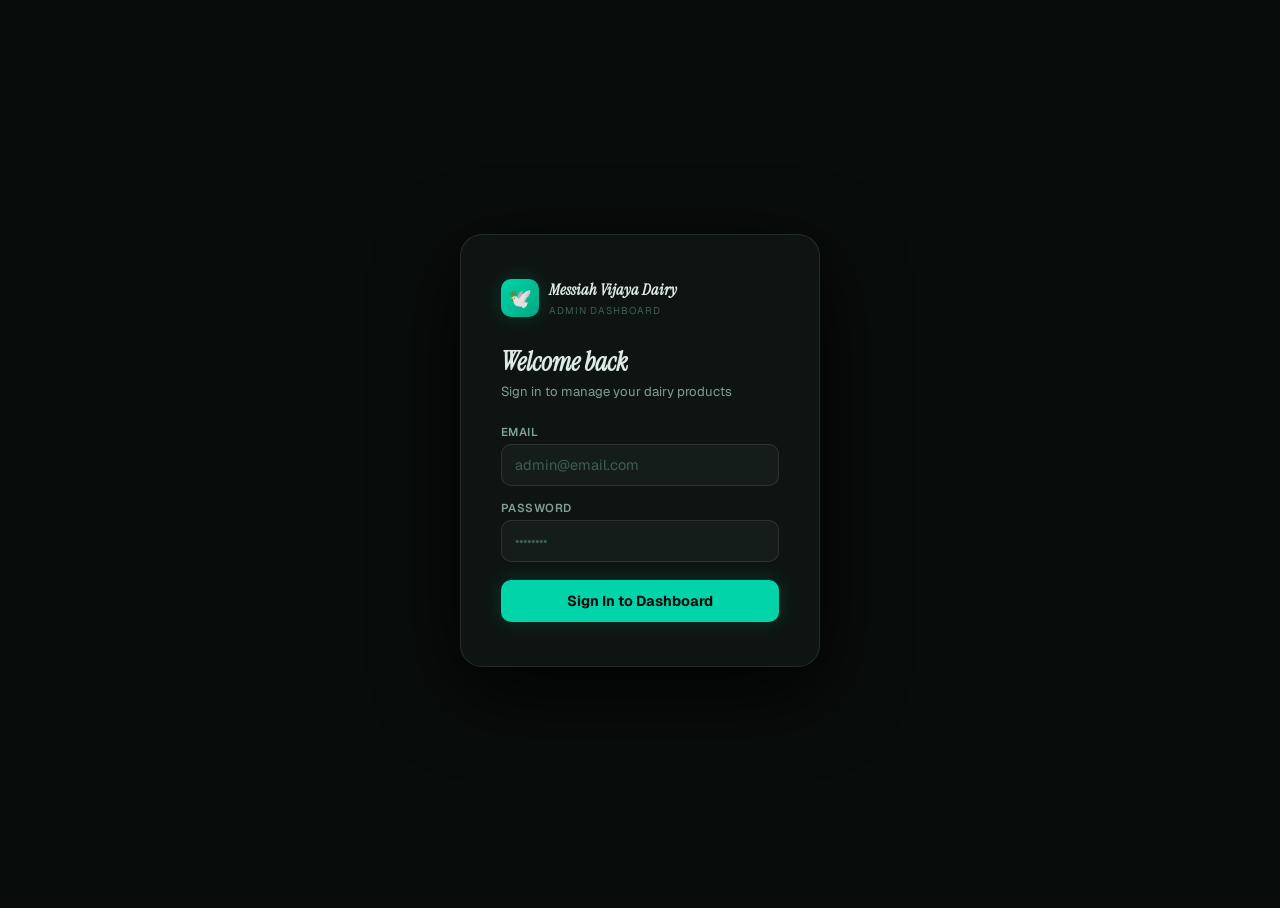
<file: src/main/resources/static/adminpanel.html>
<!DOCTYPE html>
<html lang="en">
<head>
<meta charset="UTF-8">
<meta name="viewport" content="width=device-width, initial-scale=1.0">
<title>Messiah Dairy — Admin</title>
<link href="https://fonts.googleapis.com/css2?family=Instrument+Serif:ital@0;1&family=Geist:wght@300;400;500;600;700&family=Geist+Mono:wght@400;500&display=swap" rel="stylesheet">
<style>
/* ═══════════════════════════════════════════════════════
   TOKENS
═══════════════════════════════════════════════════════ */
:root {
  --bg:        #080c0a;
  --s1:        #0e1412;
  --s2:        #141d1a;
  --s3:        #1b2825;
  --s4:        #223330;

  --b1: rgba(255,255,255,0.055);
  --b2: rgba(255,255,255,0.10);
  --b3: rgba(255,255,255,0.17);

  --teal:       #00d4a8;
  --teal-dim:   #00a884;
  --teal-deep:  #002e25;
  --teal-faint: rgba(0,212,168,0.07);
  --teal-glow:  rgba(0,212,168,0.18);
  --teal-glow2: rgba(0,212,168,0.32);

  --green:  #2ecc6e;
  --amber:  #f5a623;
  --red:    #f04f4f;
  --blue:   #4fa8f5;
  --slate:  #6b8090;
  --purple: #a78bfa;
  --orange: #fb923c;

  --t1: #ddeae6;
  --t2: #7e9e96;
  --t3: #3d5e56;

  --serif: 'Instrument Serif', Georgia, serif;
  --sans:  'Geist', system-ui, sans-serif;
  --mono:  'Geist Mono', monospace;

  --r:  10px;
  --rl: 16px;
  --rx: 22px;

  --sh:    0 2px 12px rgba(0,0,0,0.4);
  --sh-lg: 0 12px 48px rgba(0,0,0,0.65);
  --sh-xl: 0 24px 80px rgba(0,0,0,0.8);

  --sb: 232px;
  --tb: 56px;
}

/* ═══ BASE ═══ */
*,*::before,*::after{box-sizing:border-box;margin:0;padding:0}
html{scroll-behavior:smooth}
body{font-family:var(--sans);background:var(--bg);color:var(--t1);min-height:100vh;display:flex;overflow-x:hidden;font-size:14px}
::-webkit-scrollbar{width:4px;height:4px}
::-webkit-scrollbar-track{background:transparent}
::-webkit-scrollbar-thumb{background:var(--s4);border-radius:2px}
::-webkit-scrollbar-thumb:hover{background:var(--teal-dim)}

/* ═══ LOGIN WALL ═══ */
#loginWall{position:fixed;inset:0;z-index:9000;background:var(--bg);display:flex;align-items:center;justify-content:center}
.login-card{background:var(--s1);border:1px solid var(--b2);border-radius:var(--rx);padding:44px 40px;width:360px;max-width:94vw;box-shadow:var(--sh-xl);animation:modalIn .3s cubic-bezier(.34,1.56,.64,1)}
.login-logo{display:flex;align-items:center;gap:10px;margin-bottom:28px}
.login-logo-mark{width:38px;height:38px;border-radius:10px;background:linear-gradient(135deg,var(--teal),var(--teal-dim));display:flex;align-items:center;justify-content:center;font-size:1.2rem;box-shadow:0 0 20px var(--teal-glow)}
.login-logo-text strong{display:block;font-family:var(--serif);font-size:1rem;font-style:italic;color:var(--t1)}
.login-logo-text span{font-size:.62rem;color:var(--t3);letter-spacing:.1em;text-transform:uppercase}
.login-card h2{font-family:var(--serif);font-size:1.6rem;font-style:italic;color:var(--t1);margin-bottom:4px}
.login-card p{font-size:.82rem;color:var(--t2);margin-bottom:24px}
.lf-group{display:flex;flex-direction:column;gap:5px;margin-bottom:14px}
.lf-group label{font-size:.72rem;font-weight:600;color:var(--t2);letter-spacing:.04em;text-transform:uppercase}
.lf-group input{padding:11px 13px;background:var(--s2);border:1px solid var(--b2);border-radius:var(--r);color:var(--t1);font-family:var(--sans);font-size:.9rem;outline:none;transition:border-color .2s,box-shadow .2s}
.lf-group input:focus{border-color:var(--teal);box-shadow:0 0 0 3px var(--teal-glow)}
.lf-group input::placeholder{color:var(--t3)}
.login-err{font-size:.78rem;color:var(--red);background:rgba(240,79,79,.08);border:1px solid rgba(240,79,79,.2);border-radius:var(--r);padding:9px 12px;margin-bottom:12px;display:none}
.btn-login{width:100%;padding:12px;margin-top:4px;background:var(--teal);color:var(--bg);border:none;border-radius:var(--r);font-family:var(--sans);font-size:.9rem;font-weight:700;cursor:pointer;transition:all .2s;box-shadow:0 0 20px var(--teal-glow)}
.btn-login:hover{background:#00f0c2;transform:translateY(-1px);box-shadow:0 4px 24px var(--teal-glow2)}

/* ═══ SIDEBAR ═══ */
.sidebar{width:var(--sb);height:100vh;position:fixed;left:0;top:0;background:var(--s1);border-right:1px solid var(--b1);display:flex;flex-direction:column;z-index:150;transition:transform .28s cubic-bezier(.4,0,.2,1)}
.sb-header{padding:18px 16px 15px;border-bottom:1px solid var(--b1);display:flex;align-items:center;gap:10px}
.sb-mark{width:34px;height:34px;border-radius:8px;background:linear-gradient(135deg,var(--teal),var(--teal-dim));display:flex;align-items:center;justify-content:center;font-size:1.1rem;flex-shrink:0;box-shadow:0 0 14px var(--teal-glow)}
.sb-brand strong{display:block;font-family:var(--serif);font-size:.9rem;font-style:italic;color:var(--t1)}
.sb-brand span{font-size:.6rem;color:var(--t3);letter-spacing:.09em;text-transform:uppercase}
.sb-body{flex:1;padding:10px 7px;overflow-y:auto;display:flex;flex-direction:column;gap:1px}
.sb-label{font-size:.58rem;font-weight:700;letter-spacing:.12em;text-transform:uppercase;color:var(--t3);padding:12px 11px 5px}
.sb-item{display:flex;align-items:center;gap:9px;padding:8px 11px;border-radius:var(--r);color:var(--t2);font-size:.82rem;font-weight:500;cursor:pointer;transition:all .15s;border:1px solid transparent;text-decoration:none}
.sb-item svg{flex-shrink:0;opacity:.5;transition:opacity .15s;width:15px;height:15px}
.sb-item:hover{background:var(--s2);color:var(--t1)}
.sb-item:hover svg{opacity:.85}
.sb-item.active{background:var(--teal-deep);color:var(--teal);border-color:rgba(0,212,168,.16);font-weight:600}
.sb-item.active svg{opacity:1}
.sb-badge{margin-left:auto;background:var(--teal-deep);color:var(--teal);font-size:.6rem;font-weight:700;padding:1px 7px;border-radius:20px}
.sb-footer{padding:10px 7px;border-top:1px solid var(--b1)}
.sb-user{display:flex;align-items:center;gap:9px;padding:9px 11px;border-radius:var(--r);background:var(--s2);border:1px solid var(--b1);cursor:pointer}
.sb-av{width:28px;height:28px;border-radius:7px;background:linear-gradient(135deg,var(--teal),var(--teal-dim));display:flex;align-items:center;justify-content:center;font-family:var(--serif);font-size:.85rem;font-style:italic;color:var(--bg);flex-shrink:0;font-weight:700}
.sb-uinfo strong{display:block;font-size:.78rem;font-weight:600;color:var(--t1)}
.sb-uinfo span{font-size:.64rem;color:var(--t3)}
.sb-logout{margin-left:auto;background:none;border:none;color:var(--t3);cursor:pointer;padding:3px;border-radius:5px;transition:color .15s}
.sb-logout:hover{color:var(--red)}

/* ═══ MAIN ═══ */
.main{margin-left:var(--sb);flex:1;min-height:100vh;display:flex;flex-direction:column}

/* TOPBAR */
.topbar{height:var(--tb);background:var(--s1);border-bottom:1px solid var(--b1);display:flex;align-items:center;justify-content:space-between;padding:0 22px;position:sticky;top:0;z-index:100;gap:14px}
.tb-left{display:flex;align-items:center;gap:12px;flex:1;min-width:0}
.menu-btn{display:none;background:none;border:1px solid var(--b2);color:var(--t2);padding:6px;border-radius:8px;cursor:pointer;align-items:center;justify-content:center;flex-shrink:0}
.tb-titles .tb-title{font-family:var(--serif);font-size:.98rem;font-style:italic;color:var(--t1);white-space:nowrap}
.tb-titles .tb-crumb{font-size:.68rem;color:var(--t3);display:flex;align-items:center;gap:4px;margin-top:1px}
.tb-crumb .sep{opacity:.4}
.tb-crumb .cur{color:var(--teal)}
.tb-search{flex:1;max-width:280px;position:relative}
.tb-search svg{position:absolute;left:9px;top:50%;transform:translateY(-50%);color:var(--t3);pointer-events:none}
#tbSearch{width:100%;padding:7px 11px 7px 32px;background:var(--s2);border:1px solid var(--b1);border-radius:var(--r);color:var(--t1);font-family:var(--sans);font-size:.8rem;outline:none;transition:border-color .2s,box-shadow .2s}
#tbSearch:focus{border-color:var(--teal);box-shadow:0 0 0 3px var(--teal-glow)}
#tbSearch::placeholder{color:var(--t3)}
.tb-right{display:flex;align-items:center;gap:7px;flex-shrink:0}

/* ═══ PAGES ═══ */
.page{display:none;padding:22px;flex:1;animation:fadeUp .25s ease both}
.page.active{display:block}
@keyframes fadeUp{from{opacity:0;transform:translateY(8px)}to{opacity:1;transform:translateY(0)}}
@keyframes modalIn{from{opacity:0;transform:scale(.9) translateY(16px)}to{opacity:1;transform:scale(1) translateY(0)}}

/* ═══ BUTTONS ═══ */
.btn{display:inline-flex;align-items:center;gap:6px;padding:8px 16px;border-radius:var(--r);border:none;font-family:var(--sans);font-size:.82rem;font-weight:600;cursor:pointer;transition:all .18s;white-space:nowrap}
.btn-teal{background:var(--teal);color:var(--bg);box-shadow:0 0 16px var(--teal-glow)}
.btn-teal:hover{background:#00f0c2;transform:translateY(-1px);box-shadow:0 4px 20px var(--teal-glow2)}
.btn-ghost{background:transparent;color:var(--t2);border:1px solid var(--b2)}
.btn-ghost:hover{background:var(--s2);border-color:var(--b3);color:var(--t1)}
.btn-danger{background:rgba(240,79,79,.12);color:var(--red);border:1px solid rgba(240,79,79,.22)}
.btn-danger:hover{background:rgba(240,79,79,.24)}
.btn-amber{background:rgba(245,166,35,.12);color:var(--amber);border:1px solid rgba(245,166,35,.22)}
.btn-amber:hover{background:rgba(245,166,35,.24)}
.btn-blue{background:rgba(79,168,245,.12);color:var(--blue);border:1px solid rgba(79,168,245,.22)}
.btn-blue:hover{background:rgba(79,168,245,.24)}
.btn-green{background:rgba(46,204,110,.12);color:var(--green);border:1px solid rgba(46,204,110,.22)}
.btn-green:hover{background:rgba(46,204,110,.24)}
.btn-purple{background:rgba(167,139,250,.12);color:var(--purple);border:1px solid rgba(167,139,250,.22)}
.btn-purple:hover{background:rgba(167,139,250,.24)}
.btn-sm{padding:5px 11px;font-size:.76rem}
.btn-icon{padding:6px;border-radius:8px}

/* ═══ SECTION HEADER ═══ */
.sec-head{display:flex;align-items:center;justify-content:space-between;margin-bottom:18px;gap:12px;flex-wrap:wrap}
.sec-head-left{display:flex;flex-direction:column;gap:2px}
.sec-head-title{font-family:var(--serif);font-size:1.2rem;font-style:italic;color:var(--t1)}
.sec-head-sub{font-size:.75rem;color:var(--t3)}
.sec-head-right{display:flex;align-items:center;gap:8px;flex-wrap:wrap}

/* ═══ STATS GRID ═══ */
.stats-grid{display:grid;grid-template-columns:repeat(auto-fill,minmax(168px,1fr));gap:12px;margin-bottom:22px}
.stat-card{background:var(--s1);border:1px solid var(--b1);border-radius:var(--rl);padding:16px 18px;position:relative;overflow:hidden;transition:border-color .2s,transform .2s;cursor:default}
.stat-card::after{content:'';position:absolute;top:0;left:0;right:0;height:2px;background:var(--accent,var(--teal));opacity:.7}
.stat-card:hover{border-color:var(--b3);transform:translateY(-2px)}
.stat-card-icon{width:32px;height:32px;border-radius:8px;display:flex;align-items:center;justify-content:center;background:var(--icon-bg,var(--teal-deep));font-size:1rem;margin-bottom:12px}
.stat-card-val{font-family:var(--serif);font-size:1.85rem;font-style:italic;color:var(--t1);line-height:1;margin-bottom:4px}
.stat-card-label{font-size:.68rem;font-weight:600;color:var(--t3);letter-spacing:.06em;text-transform:uppercase}
.stat-card-sub{font-size:.7rem;color:var(--t3);margin-top:3px}

/* ═══ FILTER ROW ═══ */
.filter-row{display:flex;align-items:center;gap:8px;margin-bottom:16px;flex-wrap:wrap}
.filter-row .search-wrap{flex:1;min-width:180px;max-width:280px;position:relative}
.filter-row .search-wrap svg{position:absolute;left:9px;top:50%;transform:translateY(-50%);color:var(--t3);pointer-events:none}
.filter-row .search-wrap input{width:100%;padding:8px 11px 8px 32px;background:var(--s2);border:1px solid var(--b2);border-radius:var(--r);color:var(--t1);font-family:var(--sans);font-size:.82rem;outline:none;transition:border-color .2s,box-shadow .2s}
.filter-row .search-wrap input:focus{border-color:var(--teal);box-shadow:0 0 0 3px var(--teal-glow)}
.filter-row .search-wrap input::placeholder{color:var(--t3)}
.sel{padding:8px 11px;background:var(--s2);border:1px solid var(--b2);border-radius:var(--r);color:var(--t1);font-family:var(--sans);font-size:.8rem;cursor:pointer;outline:none;transition:border-color .2s}
.sel:focus{border-color:var(--teal)}
.sel option{background:var(--s2)}

/* ═══ TABLE ═══ */
.tbl-wrap{background:var(--s1);border:1px solid var(--b1);border-radius:var(--rl);overflow:hidden}
.tbl-top{padding:13px 18px;border-bottom:1px solid var(--b1);display:flex;align-items:center;justify-content:space-between;flex-wrap:wrap;gap:8px}
.tbl-top-title{font-family:var(--serif);font-size:.9rem;font-style:italic;color:var(--t1)}
.tbl-top-right{display:flex;align-items:center;gap:8px}
.tbl-count{font-size:.7rem;color:var(--t3);background:var(--s2);padding:2px 8px;border-radius:20px}
.tbl-scroll{overflow-x:auto}
table{width:100%;border-collapse:collapse}
thead tr{border-bottom:1px solid var(--b1)}
thead th{padding:11px 14px;text-align:left;font-size:.63rem;font-weight:700;color:var(--t3);letter-spacing:.08em;text-transform:uppercase;white-space:nowrap;cursor:pointer;user-select:none;transition:color .15s}
thead th:hover{color:var(--t2)}
thead th.sorted{color:var(--teal)}
thead th .sa{margin-left:3px;opacity:.5;font-size:.7rem}
thead th.sorted .sa{opacity:1}
tbody tr{border-bottom:1px solid var(--b1);transition:background .12s}
tbody tr:last-child{border-bottom:none}
tbody tr:hover{background:var(--s2)}
td{padding:12px 14px;font-size:.83rem;vertical-align:middle}
.prod-cell{display:flex;align-items:center;gap:10px}
.prod-img{width:40px;height:40px;border-radius:8px;background:var(--s3);border:1px solid var(--b1);flex-shrink:0;display:flex;align-items:center;justify-content:center;font-size:1.3rem;overflow:hidden}
.prod-img img{width:100%;height:100%;object-fit:contain;padding:3px;border-radius:6px}
.prod-name strong{display:block;font-size:.85rem;font-weight:600;color:var(--t1)}
.prod-name span{font-size:.7rem;color:var(--t3);margin-top:1px;display:block}
.price-cell{font-family:var(--mono);font-size:.85rem;color:var(--teal);font-weight:500}
.qty-cell{font-family:var(--mono);font-size:.78rem;color:var(--t2)}
.cat-cell{font-size:.72rem;color:var(--t2);background:var(--s3);padding:3px 8px;border-radius:6px;display:inline-block;white-space:nowrap}
.stock-cell{font-family:var(--mono);font-size:.82rem;display:inline-flex;align-items:center;gap:5px}
.stock-cell::before{content:'';width:5px;height:5px;border-radius:50%;background:currentColor;flex-shrink:0}
.sc-zero{color:var(--red)}
.sc-low{color:var(--amber)}
.sc-ok{color:var(--t2)}
.sc-good{color:var(--green)}
.badge{display:inline-flex;align-items:center;gap:4px;padding:3px 9px;border-radius:20px;font-size:.68rem;font-weight:700;letter-spacing:.04em;text-transform:uppercase;white-space:nowrap}
.badge::before{content:'';width:5px;height:5px;border-radius:50%;background:currentColor;flex-shrink:0}
.b-active      {background:rgba(46,204,110,.1); color:var(--green)}
.b-draft       {background:rgba(107,128,144,.12);color:var(--slate)}
.b-out_of_stock{background:rgba(245,166,35,.1); color:var(--amber)}
.b-trash       {background:rgba(240,79,79,.1);  color:var(--red)}

/* Order status badges */
.b-pending        {background:rgba(245,166,35,.1);  color:var(--amber)}
.b-success        {background:rgba(46,204,110,.1);  color:var(--green)}
.b-failed         {background:rgba(240,79,79,.1);   color:var(--red)}
.b-accepted       {background:rgba(79,168,245,.1);  color:var(--blue)}
.b-processing     {background:rgba(167,139,250,.1); color:var(--purple)}
.b-outfordelivery {background:rgba(0,212,168,.1);   color:var(--teal)}
.b-delivered      {background:rgba(46,204,110,.15); color:var(--green)}
.b-cancelled      {background:rgba(240,79,79,.1);   color:var(--red)}
.b-returned       {background:rgba(79,168,245,.1);  color:var(--blue)}

.act-cell{display:flex;align-items:center;gap:4px}
.tbl-empty td{text-align:center;padding:60px 20px}
.empty-inner p:first-child{font-size:2.2rem;margin-bottom:10px;opacity:.4}
.empty-inner p:last-child{font-size:.85rem;color:var(--t3)}
.sk{background:linear-gradient(90deg,var(--s2) 25%,var(--s3) 50%,var(--s2) 75%);background-size:200% 100%;animation:sk 1.4s infinite;border-radius:6px}
@keyframes sk{0%{background-position:200% 0}100%{background-position:-200% 0}}
.pagination{display:flex;align-items:center;gap:5px;padding:12px 18px;border-top:1px solid var(--b1);justify-content:flex-end}
.pg-info{font-size:.72rem;color:var(--t3);margin-right:6px}
.pg-btn{width:30px;height:30px;border-radius:7px;background:var(--s2);border:1px solid var(--b1);color:var(--t2);cursor:pointer;font-size:.8rem;display:flex;align-items:center;justify-content:center;transition:all .14s}
.pg-btn:hover:not(:disabled){background:var(--s3);color:var(--t1)}
.pg-btn.active{background:var(--teal-deep);border-color:rgba(0,212,168,.25);color:var(--teal);font-weight:700}
.pg-btn:disabled{opacity:.3;cursor:default}

/* ═══ STATUS DROPDOWN ═══ */
.sd-wrap{position:relative;display:inline-block}
.sd-menu{display:none;position:absolute;right:0;top:calc(100% + 4px);background:var(--s2);border:1px solid var(--b2);border-radius:var(--rl);padding:5px;z-index:300;min-width:160px;box-shadow:var(--sh-lg);animation:dropIn .15s ease}
@keyframes dropIn{from{opacity:0;transform:translateY(-6px)}to{opacity:1;transform:translateY(0)}}
.sd-menu.open{display:block}
.sd-opt{display:flex;align-items:center;gap:8px;padding:8px 10px;border-radius:8px;font-size:.8rem;font-weight:600;cursor:pointer;color:var(--t2);transition:background .12s}
.sd-opt:hover{background:var(--s3);color:var(--t1)}
.sd-dot{width:7px;height:7px;border-radius:50%;flex-shrink:0}
.sd-check{margin-left:auto;opacity:.6;font-size:.75rem}

/* ═══ MODAL ═══ */
.overlay{position:fixed;inset:0;background:rgba(0,0,0,.72);backdrop-filter:blur(6px);z-index:1000;display:none;align-items:center;justify-content:center;padding:16px}
.overlay.open{display:flex}
.modal{background:var(--s1);border:1px solid var(--b2);border-radius:var(--rx);width:100%;max-width:560px;max-height:94vh;overflow-y:auto;box-shadow:var(--sh-xl);animation:modalIn .25s cubic-bezier(.34,1.56,.64,1)}
.modal.modal-sm{max-width:380px}
.modal.modal-lg{max-width:720px}
.modal-head{padding:20px 22px 16px;border-bottom:1px solid var(--b1);display:flex;align-items:center;justify-content:space-between;position:sticky;top:0;background:var(--s1);z-index:1}
.modal-head h2{font-family:var(--serif);font-size:1.1rem;font-style:italic;color:var(--t1)}
.modal-x{width:28px;height:28px;border-radius:7px;background:none;border:1px solid var(--b2);color:var(--t2);cursor:pointer;font-size:.95rem;display:flex;align-items:center;justify-content:center;transition:all .14s}
.modal-x:hover{background:rgba(240,79,79,.15);color:var(--red);border-color:rgba(240,79,79,.3)}
.modal-body{padding:22px;display:flex;flex-direction:column;gap:14px}
.modal-foot{padding:14px 22px;border-top:1px solid var(--b1);display:flex;gap:8px;justify-content:flex-end}
.f-row{display:grid;grid-template-columns:1fr 1fr;gap:12px}
.f-group{display:flex;flex-direction:column;gap:5px}
.f-group.full{grid-column:1/-1}
.f-label{font-size:.7rem;font-weight:700;color:var(--t2);letter-spacing:.05em;text-transform:uppercase}
.f-input{padding:9px 12px;background:var(--s2);border:1px solid var(--b2);border-radius:var(--r);color:var(--t1);font-family:var(--sans);font-size:.88rem;outline:none;transition:all .2s}
.f-input:focus{border-color:var(--teal);box-shadow:0 0 0 3px var(--teal-glow);background:var(--s3)}
.f-input::placeholder{color:var(--t3)}
select.f-input option{background:var(--s2)}
.f-hint{font-size:.68rem;color:var(--t3)}
.img-prev{width:100%;height:90px;background:var(--s2);border:1px dashed var(--b3);border-radius:var(--r);display:flex;align-items:center;justify-content:center;overflow:hidden;position:relative;font-size:2.5rem;transition:border-color .2s}
.img-prev img{width:100%;height:100%;object-fit:contain;padding:8px;position:absolute;inset:0}
.confirm-icon{font-size:2.5rem;text-align:center;margin-bottom:6px}
.confirm-msg{text-align:center;color:var(--t2);font-size:.88rem;line-height:1.6}
.confirm-msg strong{color:var(--t1);display:block;font-size:.95rem;margin-bottom:4px}

/* ═══ TOAST ═══ */
.toasts{position:fixed;bottom:20px;right:20px;z-index:9999;display:flex;flex-direction:column;gap:7px;pointer-events:none;align-items:flex-end}
.toast{background:var(--s2);border:1px solid var(--b2);border-radius:var(--r);padding:11px 15px;font-size:.83rem;font-weight:500;color:var(--t1);box-shadow:var(--sh-lg);display:flex;align-items:center;gap:9px;min-width:240px;animation:toastIn .28s cubic-bezier(.34,1.56,.64,1);pointer-events:auto}
.toast.s{border-left:3px solid var(--green)}
.toast.e{border-left:3px solid var(--red)}
.toast.i{border-left:3px solid var(--blue)}
.toast.w{border-left:3px solid var(--amber)}
@keyframes toastIn{from{opacity:0;transform:translateX(16px) scale(.94)}to{opacity:1;transform:translateX(0) scale(1)}}
@keyframes toastOut{from{opacity:1}to{opacity:0;transform:translateX(14px)}}

/* ═══ LOADER ═══ */
.loader-wrap{position:fixed;inset:0;background:rgba(8,12,10,.75);z-index:8000;display:none;align-items:center;justify-content:center}
.loader-wrap.on{display:flex}
.spinner{width:34px;height:34px;border:3px solid var(--s4);border-top-color:var(--teal);border-radius:50%;animation:spin .65s linear infinite}
@keyframes spin{to{transform:rotate(360deg)}}

/* ═══ USERS PAGE ═══ */
.user-grid{display:grid;grid-template-columns:repeat(auto-fill,minmax(230px,1fr));gap:12px}
.user-card{background:var(--s1);border:1px solid var(--b1);border-radius:var(--rl);padding:18px;transition:border-color .18s,transform .18s}
.user-card:hover{border-color:var(--b3);transform:translateY(-2px)}
.uc-top{display:flex;align-items:center;gap:10px;margin-bottom:14px}
.uc-av{width:36px;height:36px;border-radius:9px;flex-shrink:0;display:flex;align-items:center;justify-content:center;font-family:var(--serif);font-size:1rem;font-style:italic;background:var(--teal-deep);color:var(--teal);font-weight:700}
.uc-name strong{display:block;font-size:.88rem;font-weight:600;color:var(--t1)}
.uc-name span{font-size:.7rem;color:var(--t3)}
.uc-row{display:flex;align-items:center;gap:7px;font-size:.77rem;color:var(--t2);margin-bottom:5px}
.uc-row svg{flex-shrink:0;opacity:.5}
.uc-row:last-child{margin-bottom:0}
.uc-actions{display:flex;gap:6px;margin-top:12px;padding-top:10px;border-top:1px solid var(--b1)}

/* ═══ ORDERS PAGE ═══ */
.orders-stats{display:grid;grid-template-columns:repeat(auto-fill,minmax(140px,1fr));gap:10px;margin-bottom:20px}
.order-row-products{display:flex;gap:4px;flex-wrap:wrap}
.order-prod-chip{font-size:.68rem;background:var(--s3);color:var(--t2);padding:2px 7px;border-radius:6px;white-space:nowrap;border:1px solid var(--b1)}
.order-user-cell{display:flex;flex-direction:column;gap:2px}
.order-user-cell strong{font-size:.82rem;color:var(--t1)}
.order-user-cell span{font-size:.7rem;color:var(--t3);font-family:var(--mono)}
.razorpay-id{font-family:var(--mono);font-size:.72rem;color:var(--t3);max-width:130px;overflow:hidden;text-overflow:ellipsis;white-space:nowrap;display:block}
.order-amount-cell{font-family:var(--mono);font-size:.9rem;color:var(--teal);font-weight:600}

/* ORDER DETAIL MODAL */
.od-section{background:var(--s2);border:1px solid var(--b1);border-radius:var(--r);padding:14px 16px;display:flex;flex-direction:column;gap:10px}
.od-section-title{font-size:.65rem;font-weight:700;color:var(--t3);letter-spacing:.1em;text-transform:uppercase;margin-bottom:2px}
.od-row{display:flex;justify-content:space-between;align-items:flex-start;gap:10px;font-size:.82rem}
.od-row .od-key{color:var(--t3);flex-shrink:0}
.od-row .od-val{color:var(--t1);font-weight:500;text-align:right;font-family:var(--mono);font-size:.78rem;word-break:break-all}
.od-prod-list{display:flex;flex-direction:column;gap:8px}
.od-prod-item{display:flex;align-items:center;gap:10px;padding:8px;background:var(--s3);border-radius:8px;border:1px solid var(--b1)}
.od-prod-img{width:36px;height:36px;border-radius:7px;background:var(--s4);flex-shrink:0;display:flex;align-items:center;justify-content:center;overflow:hidden;font-size:1.1rem}
.od-prod-img img{width:100%;height:100%;object-fit:contain;padding:3px}
.od-prod-info strong{display:block;font-size:.82rem;color:var(--t1)}
.od-prod-info span{font-size:.7rem;color:var(--t3)}
.od-prod-price{margin-left:auto;font-family:var(--mono);font-size:.82rem;color:var(--teal)}
.od-addr-block{font-size:.82rem;color:var(--t2);line-height:1.6}
.od-addr-block strong{color:var(--t1);display:block;margin-bottom:3px}
.status-update-row{display:flex;gap:8px;align-items:center;flex-wrap:wrap}
.status-select{flex:1;min-width:140px}

/* ═══ ADDRESS TABLE ═══ */
.addr-cell{font-size:.78rem;color:var(--t2);line-height:1.5;max-width:200px}
.addr-cell strong{display:block;color:var(--t1);font-size:.8rem}

/* ═══ ANALYTICS MINI ═══ */
.analytics-grid{display:grid;grid-template-columns:1fr 1fr;gap:16px;margin-bottom:22px}
.chart-card{background:var(--s1);border:1px solid var(--b1);border-radius:var(--rl);padding:18px}
.chart-card-title{font-family:var(--serif);font-size:.9rem;font-style:italic;color:var(--t1);margin-bottom:14px}
.mini-bar-chart{display:flex;flex-direction:column;gap:8px}
.mini-bar-row{display:flex;align-items:center;gap:10px;font-size:.75rem}
.mini-bar-label{width:90px;flex-shrink:0;color:var(--t2);text-align:right}
.mini-bar-track{flex:1;height:8px;background:var(--s3);border-radius:4px;overflow:hidden}
.mini-bar-fill{height:100%;border-radius:4px;background:var(--teal);transition:width .5s ease}
.mini-bar-val{width:38px;color:var(--t2);font-family:var(--mono);font-size:.72rem;flex-shrink:0}
.revenue-number{font-family:var(--serif);font-size:2rem;font-style:italic;color:var(--teal);margin-bottom:6px}
.revenue-sub{font-size:.75rem;color:var(--t3)}
.recent-activity{display:flex;flex-direction:column;gap:8px}
.activity-item{display:flex;align-items:center;gap:10px;padding:8px 10px;background:var(--s2);border-radius:8px;border:1px solid var(--b1)}
.activity-dot{width:8px;height:8px;border-radius:50%;flex-shrink:0}
.activity-text{font-size:.78rem;color:var(--t2);flex:1}
.activity-time{font-size:.7rem;color:var(--t3);font-family:var(--mono)}

/* ═══ RESPONSIVE ═══ */
@media(max-width:960px){
  :root{--sb:0px}
  .sidebar{transform:translateX(-232px);width:232px}
  .sidebar.open{transform:translateX(0)}
  .main{margin-left:0}
  .menu-btn{display:flex!important}
  .analytics-grid{grid-template-columns:1fr}
}
@media(max-width:640px){
  .stats-grid{grid-template-columns:repeat(2,1fr)}
  .f-row{grid-template-columns:1fr}
  .page{padding:14px}
  .topbar{padding:0 14px}
  .filter-row{gap:6px}
  .analytics-grid{grid-template-columns:1fr}
}
</style>
</head>
<body>

<div class="loader-wrap" id="loader"><div class="spinner"></div></div>
<div class="toasts" id="toasts"></div>

<!-- ═══ LOGIN WALL ═══ -->
<div id="loginWall">
  <div class="login-card">
    <div class="login-logo">
      <div class="login-logo-mark">🕊️</div>
      <div class="login-logo-text">
        <strong>Messiah Vijaya Dairy</strong>
        <span>Admin Dashboard</span>
      </div>
    </div>
    <h2>Welcome back</h2>
    <p>Sign in to manage your dairy products</p>
    <div id="loginErr" class="login-err"></div>
    <div class="lf-group">
      <label>Email</label>
      <input type="email" id="lEmail" placeholder="admin@email.com" autocomplete="email">
    </div>
    <div class="lf-group">
      <label>Password</label>
      <input type="password" id="lPass" placeholder="••••••••" autocomplete="current-password"
        onkeydown="if(event.key==='Enter')doLogin()">
    </div>
    <button class="btn-login" onclick="doLogin()">Sign In to Dashboard</button>
  </div>
</div>

<!-- ═══ SIDEBAR ═══ -->
<aside class="sidebar" id="sidebar">
  <div class="sb-header">
    <div class="sb-mark">🕊️</div>
    <div class="sb-brand">
      <strong>Vijaya Dairy</strong>
      <span>Admin Panel</span>
    </div>
  </div>
  <div class="sb-body">
    <span class="sb-label">Main</span>
    <a class="sb-item active" onclick="nav('dashboard',this)">
      <svg viewBox="0 0 24 24" fill="none" stroke="currentColor" stroke-width="2"><rect x="3" y="3" width="7" height="7"/><rect x="14" y="3" width="7" height="7"/><rect x="14" y="14" width="7" height="7"/><rect x="3" y="14" width="7" height="7"/></svg>
      Dashboard
    </a>
    <a class="sb-item" onclick="nav('products',this)">
      <svg viewBox="0 0 24 24" fill="none" stroke="currentColor" stroke-width="2"><rect x="2" y="3" width="20" height="14" rx="2"/><line x1="8" y1="21" x2="16" y2="21"/><line x1="12" y1="17" x2="12" y2="21"/></svg>
      Products
      <span class="sb-badge" id="sbProdCount">—</span>
    </a>
    <a class="sb-item" onclick="nav('orders',this)">
      <svg viewBox="0 0 24 24" fill="none" stroke="currentColor" stroke-width="2"><path d="M6 2L3 6v14a2 2 0 002 2h14a2 2 0 002-2V6l-3-4z"/><line x1="3" y1="6" x2="21" y2="6"/><path d="M16 10a4 4 0 01-8 0"/></svg>
      Orders
      <span class="sb-badge" id="sbOrderCount">—</span>
    </a>
    <a class="sb-item" onclick="nav('users',this)">
      <svg viewBox="0 0 24 24" fill="none" stroke="currentColor" stroke-width="2"><path d="M17 21v-2a4 4 0 00-4-4H5a4 4 0 00-4 4v2"/><circle cx="9" cy="7" r="4"/><path d="M23 21v-2a4 4 0 00-3-3.87"/><path d="M16 3.13a4 4 0 010 7.75"/></svg>
      Users
      <span class="sb-badge" id="sbUserCount">—</span>
    </a>
  </div>
  <div class="sb-footer">
    <div class="sb-user">
      <div class="sb-av" id="sbAv">A</div>
      <div class="sb-uinfo">
        <strong id="sbName">Admin</strong>
        <span id="sbEmail">—</span>
      </div>
      <button class="sb-logout" onclick="doLogout()" title="Sign out">
        <svg width="14" height="14" viewBox="0 0 24 24" fill="none" stroke="currentColor" stroke-width="2"><path d="M9 21H5a2 2 0 01-2-2V5a2 2 0 012-2h4"/><polyline points="16 17 21 12 16 7"/><line x1="21" y1="12" x2="9" y2="12"/></svg>
      </button>
    </div>
  </div>
</aside>

<!-- ═══ MAIN ═══ -->
<div class="main">
  <div class="topbar">
    <div class="tb-left">
      <button class="menu-btn" style="display:none" onclick="document.getElementById('sidebar').classList.toggle('open')">
        <svg width="16" height="16" viewBox="0 0 24 24" fill="none" stroke="currentColor" stroke-width="2.5"><line x1="3" y1="6" x2="21" y2="6"/><line x1="3" y1="12" x2="21" y2="12"/><line x1="3" y1="18" x2="21" y2="18"/></svg>
      </button>
      <div class="tb-titles">
        <div class="tb-title" id="tbTitle">Dashboard</div>
        <div class="tb-crumb">Admin <span class="sep">›</span> <span class="cur" id="tbCur">Overview</span></div>
      </div>
      <div class="tb-search">
        <svg width="13" height="13" viewBox="0 0 24 24" fill="none" stroke="currentColor" stroke-width="2"><circle cx="11" cy="11" r="8"/><line x1="21" y1="21" x2="16.65" y2="16.65"/></svg>
        <input type="text" id="tbSearch" placeholder="Search anything…" oninput="globalSearch(this.value)">
      </div>
    </div>
    <div class="tb-right">
      <button class="btn btn-ghost btn-sm" onclick="refreshCurrent()">
        <svg width="12" height="12" viewBox="0 0 24 24" fill="none" stroke="currentColor" stroke-width="2.5"><polyline points="23 4 23 10 17 10"/><path d="M20.49 15a9 9 0 1 1-2.12-9.36L23 10"/></svg>
        Refresh
      </button>
    </div>
  </div>

  <!-- ═══ DASHBOARD PAGE ═══ -->
  <div class="page active" id="page-dashboard">
    <div class="sec-head">
      <div class="sec-head-left">
        <div class="sec-head-title">Overview</div>
        <div class="sec-head-sub">Your dairy business at a glance</div>
      </div>
      <div class="sec-head-right">
        <button class="btn btn-ghost btn-sm" onclick="loadDashboard()">
          <svg width="12" height="12" viewBox="0 0 24 24" fill="none" stroke="currentColor" stroke-width="2.5"><polyline points="23 4 23 10 17 10"/><path d="M20.49 15a9 9 0 1 1-2.12-9.36L23 10"/></svg>
          Refresh
        </button>
      </div>
    </div>

    <div class="stats-grid">
      <div class="stat-card" style="--accent:var(--teal);--icon-bg:var(--teal-deep)">
        <div class="stat-card-icon">💰</div>
        <div class="stat-card-val" id="dash-revenue">₹—</div>
        <div class="stat-card-label">Total Revenue</div>
        <div class="stat-card-sub">All successful orders</div>
      </div>
      <div class="stat-card" style="--accent:var(--green);--icon-bg:rgba(46,204,110,.08)">
        <div class="stat-card-icon">📦</div>
        <div class="stat-card-val" id="dash-orders">—</div>
        <div class="stat-card-label">Total Orders</div>
        <div class="stat-card-sub">All time</div>
      </div>
      <div class="stat-card" style="--accent:var(--blue);--icon-bg:rgba(79,168,245,.08)">
        <div class="stat-card-icon">👥</div>
        <div class="stat-card-val" id="dash-users">—</div>
        <div class="stat-card-label">Customers</div>
        <div class="stat-card-sub">Registered accounts</div>
      </div>
      <div class="stat-card" style="--accent:var(--amber);--icon-bg:rgba(245,166,35,.08)">
        <div class="stat-card-icon">⏳</div>
        <div class="stat-card-val" id="dash-pending">—</div>
        <div class="stat-card-label">Pending Orders</div>
        <div class="stat-card-sub">Need attention</div>
      </div>
      <div class="stat-card" style="--accent:var(--t2);--icon-bg:var(--s3)">
        <div class="stat-card-icon">🛍️</div>
        <div class="stat-card-val" id="dash-products">—</div>
        <div class="stat-card-label">Active Products</div>
        <div class="stat-card-sub">On storefront</div>
      </div>
      <div class="stat-card" style="--accent:var(--red);--icon-bg:rgba(240,79,79,.08)">
        <div class="stat-card-icon">↩</div>
        <div class="stat-card-val" id="dash-returns">—</div>
        <div class="stat-card-label">Returns</div>
        <div class="stat-card-sub">Cancelled + Returned</div>
      </div>
    </div>

    <div class="analytics-grid">
      <div class="chart-card">
        <div class="chart-card-title">Orders by Status</div>
        <div class="mini-bar-chart" id="statusChart">
          <div style="color:var(--t3);font-size:.8rem">Loading…</div>
        </div>
      </div>
      <div class="chart-card">
        <div class="chart-card-title">Top Products by Orders</div>
        <div class="mini-bar-chart" id="prodChart">
          <div style="color:var(--t3);font-size:.8rem">Loading…</div>
        </div>
      </div>
    </div>

    <div class="tbl-wrap">
      <div class="tbl-top">
        <span class="tbl-top-title">Recent Orders</span>
        <button class="btn btn-ghost btn-sm" onclick="nav('orders',document.querySelector('[onclick*=\"orders\"]'))"> View All →</button>
      </div>
      <div class="tbl-scroll">
        <table>
          <thead>
            <tr>
              <th>Order ID</th>
              <th>Customer</th>
              <th>Amount</th>
              <th>Items</th>
              <th>Status</th>
              <th>Date</th>
            </tr>
          </thead>
          <tbody id="recentOrdersBody">
            <tr><td colspan="6" style="padding:30px;text-align:center;color:var(--t3)">Loading…</td></tr>
          </tbody>
        </table>
      </div>
    </div>
  </div>

  <!-- ═══ PRODUCTS PAGE ═══ -->
  <div class="page" id="page-products">
    <div class="sec-head">
      <div class="sec-head-left">
        <div class="sec-head-title">All Products</div>
        <div class="sec-head-sub">Manage your Vijaya Dairy product catalog</div>
      </div>
      <div class="sec-head-right">
        <button class="btn btn-teal" onclick="openAdd()">
          <svg width="13" height="13" viewBox="0 0 24 24" fill="none" stroke="currentColor" stroke-width="2.5"><line x1="12" y1="5" x2="12" y2="19"/><line x1="5" y1="12" x2="19" y2="12"/></svg>
          Add Product
        </button>
      </div>
    </div>

    <div class="stats-grid" id="statsGrid">
      <div class="stat-card" style="--accent:var(--t2);--icon-bg:var(--s3)">
        <div class="stat-card-icon">📦</div>
        <div class="stat-card-val" id="st-total">—</div>
        <div class="stat-card-label">Total Products</div>
        <div class="stat-card-sub">In database</div>
      </div>
      <div class="stat-card" style="--accent:var(--green);--icon-bg:rgba(46,204,110,.08)">
        <div class="stat-card-icon">✅</div>
        <div class="stat-card-val" id="st-active">—</div>
        <div class="stat-card-label">Active</div>
        <div class="stat-card-sub">Live on storefront</div>
      </div>
      <div class="stat-card" style="--accent:var(--slate);--icon-bg:rgba(107,128,144,.08)">
        <div class="stat-card-icon">📝</div>
        <div class="stat-card-val" id="st-draft">—</div>
        <div class="stat-card-label">Draft</div>
        <div class="stat-card-sub">Not published</div>
      </div>
      <div class="stat-card" style="--accent:var(--amber);--icon-bg:rgba(245,166,35,.08)">
        <div class="stat-card-icon">🚫</div>
        <div class="stat-card-val" id="st-oos">—</div>
        <div class="stat-card-label">Out of Stock</div>
        <div class="stat-card-sub">Unavailable</div>
      </div>
      <div class="stat-card" style="--accent:var(--red);--icon-bg:rgba(240,79,79,.08)">
        <div class="stat-card-icon">🗑️</div>
        <div class="stat-card-val" id="st-trash">—</div>
        <div class="stat-card-label">Trashed</div>
        <div class="stat-card-sub">Soft deleted</div>
      </div>
      <div class="stat-card" style="--accent:var(--amber);--icon-bg:rgba(245,166,35,.08)">
        <div class="stat-card-icon">⚠️</div>
        <div class="stat-card-val" id="st-low">—</div>
        <div class="stat-card-label">Low Stock</div>
        <div class="stat-card-sub">≤ 10 units</div>
      </div>
    </div>

    <div class="filter-row">
      <div class="search-wrap">
        <svg width="13" height="13" viewBox="0 0 24 24" fill="none" stroke="currentColor" stroke-width="2"><circle cx="11" cy="11" r="8"/><line x1="21" y1="21" x2="16.65" y2="16.65"/></svg>
        <input type="text" id="prodSearch" placeholder="Search name or ID…" oninput="applyProdFilter()">
      </div>
      <select class="sel" id="statusSel" onchange="applyProdFilter()">
        <option value="">All Status</option>
        <option value="ACTIVE">Active</option>
        <option value="DRAFT">Draft</option>
        <option value="OUT_OF_STOCK">Out of Stock</option>
        <option value="TRASH">Trash</option>
      </select>
      <select class="sel" id="catSel" onchange="applyProdFilter()">
        <option value="">All Categories</option>
        <option value="MILK">Milk</option>
        <option value="CURD">Curd</option>
        <option value="SWEETS">Sweets</option>
        <option value="ICE_CREAMS">Ice Creams</option>
        <option value="PANNER">Paneer</option>
        <option value="GHEE">Ghee</option>
        <option value="PICKEL">Pickle</option>
      </select>
      <select class="sel" id="stockSel" onchange="applyProdFilter()">
        <option value="">All Stock</option>
        <option value="zero">Zero (0)</option>
        <option value="low">Low (1–10)</option>
        <option value="ok">Okay (11–30)</option>
        <option value="good">Good (30+)</option>
      </select>
    </div>

    <div class="tbl-wrap">
      <div class="tbl-top">
        <span class="tbl-top-title">Product Catalog</span>
        <span class="tbl-count" id="prodCount">Loading…</span>
      </div>
      <div class="tbl-scroll">
        <table>
          <thead>
            <tr>
              <th onclick="pSort('name')"           id="pth-name">    Product   <span class="sa">↕</span></th>
              <th onclick="pSort('category')"       id="pth-category">Category  <span class="sa">↕</span></th>
              <th onclick="pSort('price')"          id="pth-price">   Price     <span class="sa">↕</span></th>
              <th>Quantity</th>
              <th onclick="pSort('available_items')" id="pth-available_items">Stock <span class="sa">↕</span></th>
              <th onclick="pSort('productStatus')"  id="pth-productStatus">Status <span class="sa">↕</span></th>
              <th>Actions</th>
            </tr>
          </thead>
          <tbody id="prodBody">
            <tr><td colspan="7" style="padding:40px;text-align:center;color:var(--t3)"><div style="font-size:1.8rem;margin-bottom:8px;opacity:.4">⏳</div>Loading products…</td></tr>
          </tbody>
        </table>
      </div>
      <div class="pagination" id="prodPagination"></div>
    </div>
  </div>

  <!-- ═══ ORDERS PAGE ═══ -->
  <div class="page" id="page-orders">
    <div class="sec-head">
      <div class="sec-head-left">
        <div class="sec-head-title">All Orders</div>
        <div class="sec-head-sub">Manage customer orders, update status and process returns</div>
      </div>
      <div class="sec-head-right">
        <button class="btn btn-ghost btn-sm" onclick="loadAllOrders()">
          <svg width="12" height="12" viewBox="0 0 24 24" fill="none" stroke="currentColor" stroke-width="2.5"><polyline points="23 4 23 10 17 10"/><path d="M20.49 15a9 9 0 1 1-2.12-9.36L23 10"/></svg>
          Refresh
        </button>
      </div>
    </div>

    <div class="stats-grid orders-stats">
      <div class="stat-card" style="--accent:var(--teal);--icon-bg:var(--teal-deep)">
        <div class="stat-card-icon">📋</div>
        <div class="stat-card-val" id="ost-total">—</div>
        <div class="stat-card-label">Total Orders</div>
      </div>
      <div class="stat-card" style="--accent:var(--green);--icon-bg:rgba(46,204,110,.08)">
        <div class="stat-card-icon">✅</div>
        <div class="stat-card-val" id="ost-success">—</div>
        <div class="stat-card-label">Success</div>
      </div>
      <div class="stat-card" style="--accent:var(--amber);--icon-bg:rgba(245,166,35,.08)">
        <div class="stat-card-icon">⏳</div>
        <div class="stat-card-val" id="ost-pending">—</div>
        <div class="stat-card-label">Pending</div>
      </div>
      <div class="stat-card" style="--accent:var(--blue);--icon-bg:rgba(79,168,245,.08)">
        <div class="stat-card-icon">🚚</div>
        <div class="stat-card-val" id="ost-delivery">—</div>
        <div class="stat-card-label">Out for Delivery</div>
      </div>
      <div class="stat-card" style="--accent:var(--red);--icon-bg:rgba(240,79,79,.08)">
        <div class="stat-card-icon">❌</div>
        <div class="stat-card-val" id="ost-cancelled">—</div>
        <div class="stat-card-label">Cancelled</div>
      </div>
      <div class="stat-card" style="--accent:var(--blue);--icon-bg:rgba(79,168,245,.08)">
        <div class="stat-card-icon">↩</div>
        <div class="stat-card-val" id="ost-returned">—</div>
        <div class="stat-card-label">Returned</div>
      </div>
    </div>

    <div class="filter-row">
      <div class="search-wrap">
        <svg width="13" height="13" viewBox="0 0 24 24" fill="none" stroke="currentColor" stroke-width="2"><circle cx="11" cy="11" r="8"/><line x1="21" y1="21" x2="16.65" y2="16.65"/></svg>
        <input type="text" id="orderSearch" placeholder="Search by ID, email or Razorpay ID…" oninput="applyOrderFilter()">
      </div>
      <select class="sel" id="orderStatusSel" onchange="applyOrderFilter()">
        <option value="">All Status</option>
        <option value="PENDING">Pending</option>
        <option value="SUCCESS">Success</option>
        <option value="FAILED">Failed</option>
        <option value="ACCEPTED">Accepted</option>
        <option value="PROCESSING">Processing</option>
        <option value="OUTFORDELIVERY">Out for Delivery</option>
        <option value="DELIVERED">Delivered</option>
        <option value="CANCELLED">Cancelled</option>
        <option value="RETURNED">Returned</option>
      </select>
    </div>

    <div class="tbl-wrap">
      <div class="tbl-top">
        <span class="tbl-top-title">Order Registry</span>
        <div class="tbl-top-right">
          <span class="tbl-count" id="orderCount">Loading…</span>
        </div>
      </div>
      <div class="tbl-scroll">
        <table>
          <thead>
            <tr>
              <th onclick="oSort('id')"          id="oth-id">    Order# <span class="sa">↕</span></th>
              <th>Customer</th>
              <th onclick="oSort('status')"      id="oth-status">Status <span class="sa">↕</span></th>
              <th>Amount</th>
              <th>Products</th>
              <th onclick="oSort('created_at')"  id="oth-created_at">Date <span class="sa">↕</span></th>
              <th>Actions</th>
            </tr>
          </thead>
          <tbody id="orderBody">
            <tr><td colspan="7" style="padding:40px;text-align:center;color:var(--t3)"><div style="font-size:1.8rem;margin-bottom:8px;opacity:.4">⏳</div>Loading orders…</td></tr>
          </tbody>
        </table>
      </div>
      <div class="pagination" id="orderPagination"></div>
    </div>
  </div>

  <!-- ═══ USERS PAGE ═══ -->
  <div class="page" id="page-users">
    <div class="sec-head">
      <div class="sec-head-left">
        <div class="sec-head-title">All Users</div>
        <div class="sec-head-sub">Registered customer accounts</div>
      </div>
      <div class="sec-head-right">
        <button class="btn btn-ghost btn-sm" onclick="loadUsers()">
          <svg width="12" height="12" viewBox="0 0 24 24" fill="none" stroke="currentColor" stroke-width="2.5"><polyline points="23 4 23 10 17 10"/><path d="M20.49 15a9 9 0 1 1-2.12-9.36L23 10"/></svg>
          Refresh
        </button>
      </div>
    </div>

    <div class="stats-grid" style="margin-bottom:22px">
      <div class="stat-card" style="--accent:var(--blue);--icon-bg:rgba(79,168,245,.08)">
        <div class="stat-card-icon">👥</div>
        <div class="stat-card-val" id="ust-total">—</div>
        <div class="stat-card-label">Total Users</div>
      </div>
      <div class="stat-card" style="--accent:var(--green);--icon-bg:rgba(46,204,110,.08)">
        <div class="stat-card-icon">📍</div>
        <div class="stat-card-val" id="ust-addr">—</div>
        <div class="stat-card-label">With Address</div>
      </div>
    </div>

    <div class="filter-row">
      <div class="search-wrap">
        <svg width="13" height="13" viewBox="0 0 24 24" fill="none" stroke="currentColor" stroke-width="2"><circle cx="11" cy="11" r="8"/><line x1="21" y1="21" x2="16.65" y2="16.65"/></svg>
        <input type="text" id="userSearch" placeholder="Search by name, email or mobile…" oninput="filterUsers()">
      </div>
    </div>

    <div class="user-grid" id="userGrid">
      <div style="color:var(--t3);font-size:.85rem;padding:40px 0">Loading users…</div>
    </div>
  </div>

</div><!-- /main -->

<!-- ═══════════════════════════════════════════════════════
     PRODUCT ADD/EDIT MODAL
═══════════════════════════════════════════════════════ -->
<div class="overlay" id="prodModal">
  <div class="modal">
    <div class="modal-head">
      <h2 id="pm-title">Add Product</h2>
      <button class="modal-x" onclick="closeProdModal()">✕</button>
    </div>
    <div class="modal-body">
      <div class="f-group">
        <label class="f-label">Image Preview</label>
        <div class="img-prev" id="imgPrev">🥛</div>
      </div>
      <div class="f-row">
        <div class="f-group full">
          <label class="f-label">Product Name *</label>
          <input class="f-input" id="f-name" placeholder="e.g. Full Cream Milk">
        </div>
        <div class="f-group full">
          <label class="f-label">Image URL *</label>
          <input class="f-input" id="f-img" placeholder="https://…" oninput="prevImg()">
        </div>
        <div class="f-group">
          <label class="f-label">Price (₹) *</label>
          <input class="f-input" id="f-price" type="number" step="0.5" min="0" placeholder="0.00">
        </div>
        <div class="f-group">
          <label class="f-label">Available Items *</label>
          <input class="f-input" id="f-avail" type="number" min="0" placeholder="0">
        </div>
        <div class="f-group">
          <label class="f-label">Quantity Value *</label>
          <input class="f-input" id="f-qval" type="number" step="0.1" min="0" placeholder="500">
          <span class="f-hint">Numeric part — e.g. 500 for "500ml"</span>
        </div>
        <div class="f-group">
          <label class="f-label">Unit *</label>
          <select class="f-input" id="f-unit">
            <option value="ml">ml</option>
            <option value="L">L</option>
            <option value="g">g</option>
            <option value="kg">kg</option>
            <option value="pcs">pcs</option>
          </select>
        </div>
        <div class="f-group">
          <label class="f-label">Category *</label>
          <select class="f-input" id="f-cat">
            <option value="MILK">Milk</option>
            <option value="CURD">Curd</option>
            <option value="SWEETS">Sweets</option>
            <option value="ICE_CREAMS">Ice Creams</option>
            <option value="PANNER">Paneer</option>
            <option value="GHEE">Ghee</option>
            <option value="PICKEL">Pickle</option>
          </select>
        </div>
        <div class="f-group">
          <label class="f-label">Status</label>
          <select class="f-input" id="f-status">
            <option value="DRAFT">Draft</option>
            <option value="ACTIVE">Active</option>
            <option value="OUT_OF_STOCK">Out of Stock</option>
            <option value="TRASH">Trash</option>
          </select>
        </div>
      </div>
    </div>
    <div class="modal-foot">
      <button class="btn btn-ghost" onclick="closeProdModal()">Cancel</button>
      <button class="btn btn-teal" id="pm-save" onclick="saveProd()">
        <svg width="13" height="13" viewBox="0 0 24 24" fill="none" stroke="currentColor" stroke-width="2.5"><polyline points="20 6 9 17 4 12"/></svg>
        Save Product
      </button>
    </div>
  </div>
</div>

<!-- ═══ DELETE CONFIRM ═══ -->
<div class="overlay" id="delModal">
  <div class="modal modal-sm">
    <div class="modal-head">
      <h2>Delete Product</h2>
      <button class="modal-x" onclick="closeDelModal()">✕</button>
    </div>
    <div class="modal-body">
      <div class="confirm-icon">🗑️</div>
      <div class="confirm-msg">
        <strong id="del-name">Product</strong>
        This will permanently remove this product from the database. This action cannot be undone.
      </div>
    </div>
    <div class="modal-foot">
      <button class="btn btn-ghost" onclick="closeDelModal()">Cancel</button>
      <button class="btn btn-danger" id="del-confirm">
        <svg width="12" height="12" viewBox="0 0 24 24" fill="none" stroke="currentColor" stroke-width="2.5"><polyline points="3 6 5 6 21 6"/><path d="M19 6v14a2 2 0 01-2 2H7a2 2 0 01-2-2V6m3 0V4a1 1 0 011-1h4a1 1 0 011 1v2"/></svg>
        Delete Permanently
      </button>
    </div>
  </div>
</div>

<!-- ═══ ORDER DETAIL MODAL ═══ -->
<div class="overlay" id="orderDetailModal">
  <div class="modal modal-lg">
    <div class="modal-head">
      <h2 id="od-title">Order Details</h2>
      <button class="modal-x" onclick="closeOrderDetail()">✕</button>
    </div>
    <div class="modal-body" id="od-body">
      <div style="text-align:center;padding:30px;color:var(--t3)">Loading…</div>
    </div>
    <div class="modal-foot">
      <button class="btn btn-ghost" onclick="closeOrderDetail()">Close</button>
    </div>
  </div>
</div>

<!-- ═══ ORDER STATUS UPDATE MODAL ═══ -->
<div class="overlay" id="orderStatusModal">
  <div class="modal modal-sm">
    <div class="modal-head">
      <h2>Update Order Status</h2>
      <button class="modal-x" onclick="closeOrderStatusModal()">✕</button>
    </div>
    <div class="modal-body">
      <div class="f-group">
        <label class="f-label">Order</label>
        <div id="osm-order-info" style="font-size:.82rem;color:var(--t2);background:var(--s2);padding:10px 12px;border-radius:var(--r);border:1px solid var(--b1)">—</div>
      </div>
      <div class="f-group">
        <label class="f-label">New Status *</label>
        <select class="f-input status-select" id="osm-status">
          <option value="ACCEPTED">Accepted</option>
          <option value="PROCESSING">Processing</option>
          <option value="OUTFORDELIVERY">Out for Delivery</option>
          <option value="DELIVERED">Delivered</option>
          <option value="CANCELLED">Cancelled</option>
          <option value="RETURNED">Returned</option>
        </select>
      </div>
      <div id="osm-refund-note" style="display:none;background:rgba(79,168,245,.08);border:1px solid rgba(79,168,245,.2);border-radius:var(--r);padding:10px 12px;font-size:.78rem;color:var(--blue)">
        💳 Refund will be processed within 3–5 working days. Customer will receive an email notification.
      </div>
    </div>
    <div class="modal-foot">
      <button class="btn btn-ghost" onclick="closeOrderStatusModal()">Cancel</button>
      <button class="btn btn-teal" onclick="executeStatusUpdate()">
        <svg width="13" height="13" viewBox="0 0 24 24" fill="none" stroke="currentColor" stroke-width="2.5"><polyline points="20 6 9 17 4 12"/></svg>
        Update Status
      </button>
    </div>
  </div>
</div>

<script>
/* ═══════════════════════════════════════════════════════
   CONFIG
═══════════════════════════════════════════════════════ */
const API = {
  login:        'http://localhost:8080/users/login',
  me:           'http://localhost:8080/users/me',
  users:        'http://localhost:8080/users/all',
  products:     'http://localhost:8080/admin/products',
  prodStatus:   (pid,v) => `http://localhost:8080/admin/products/${pid}/status?value=${v}`,
  prodById:     (pid)   => `http://localhost:8080/admin/products/${pid}`,
  allOrders:    'http://localhost:8080/admin/orders/all',
  updateOrder:  (id,rzpId,status) => `http://localhost:8080/orders/orders/${id}?razorpayOrderId=${encodeURIComponent(rzpId)}&status=${encodeURIComponent(status)}`,
};

/* ═══ STATE ═══ */
let TOKEN        = localStorage.getItem('adminToken') || '';
let ME           = null;
let allProds     = [];
let filtProds    = [];
let allUsers     = [];
let filtUsers    = [];
let allOrders    = [];
let filtOrders   = [];
let prodPage     = 1;
let orderPage    = 1;
let prodSortKey  = '';
let prodSortAsc  = true;
let orderSortKey = 'id';
let orderSortAsc = false;
let editingPid   = null;
let delPid       = null;
let editingOrder = null;
const PAGE_SIZE  = 12;

/* ═══ UTILS ═══ */
function esc(s){return String(s||'').replace(/&/g,'&amp;').replace(/</g,'&lt;').replace(/>/g,'&gt;').replace(/"/g,'&quot;')}
function fmtCat(c){const m={MILK:'Milk',CURD:'Curd',SWEETS:'Sweets',ICE_CREAMS:'Ice Creams',PANNER:'Paneer',GHEE:'Ghee',PICKEL:'Pickle'};return m[c]||(c||'').replace(/_/g,' ').replace(/\b\w/g,x=>x.toUpperCase())}
function fmtStatus(s){const m={ACTIVE:'Active',DRAFT:'Draft',OUT_OF_STOCK:'Out of Stock',TRASH:'Trash'};return m[s]||s||'Draft'}
function fmtOrderStatus(s){const m={PENDING:'Pending',SUCCESS:'Success',FAILED:'Failed',ACCEPTED:'Accepted',PROCESSING:'Processing',OUTFORDELIVERY:'Out for Delivery',DELIVERED:'Delivered',CANCELLED:'Cancelled',RETURNED:'Returned'};return m[s]||s||'Unknown'}
function fmtDate(d){if(!d)return '—';try{return new Date(d).toLocaleDateString('en-IN',{day:'2-digit',month:'short',year:'numeric'})}catch{return '—'}}
function fmtDateTime(d){if(!d)return '—';try{return new Date(d).toLocaleString('en-IN',{dateStyle:'medium',timeStyle:'short'})}catch{return '—'}}
function loader(on){document.getElementById('loader').classList.toggle('on',on)}
function toast(msg,type='s'){
  const s=document.getElementById('toasts');
  const ic={s:'✅',e:'❌',i:'ℹ️',w:'⚠️'};
  const t=document.createElement('div');
  t.className=`toast ${type}`;
  t.innerHTML=`<span>${ic[type]||'ℹ️'}</span>${msg}`;
  s.appendChild(t);
  setTimeout(()=>{t.style.animation='toastOut .28s ease forwards';setTimeout(()=>t.remove(),280)},3200);
}
function calcOrderAmount(order){
  if(!order.products||!order.products.length) return 0;
  const unitTotal=order.products.reduce((s,p)=>s+(p.price||0),0);
  return unitTotal*(order.quantity||1);
}

/* ═══ AUTH ═══ */
async function doLogin(){
  const email=document.getElementById('lEmail').value.trim();
  const pass=document.getElementById('lPass').value;
  const err=document.getElementById('loginErr');
  err.style.display='none';
  if(!email||!pass){err.textContent='Please enter email and password';err.style.display='block';return;}
  loader(true);
  try{
    const res=await fetch(API.login,{method:'POST',headers:{'Content-Type':'application/json'},body:JSON.stringify({email,password:pass})});
    const data=await res.json();
    if(!res.ok) throw new Error(data.message||'Login failed');
    TOKEN=data.token;
    localStorage.setItem('adminToken',TOKEN);
    await loadMe();
    document.getElementById('loginWall').style.display='none';
    toast('Welcome back!','s');
    loadDashboard();
    loadProducts();
    loadAllOrders();
    loadUsers();
  }catch(e){
    err.textContent=e.message||'Authentication failed';
    err.style.display='block';
  }finally{loader(false)}
}

async function loadMe(){
  try{
    const res=await apiFetch(API.me);
    ME=res;
    document.getElementById('sbName').textContent=ME.name||ME.email||'Admin';
    document.getElementById('sbEmail').textContent=ME.email||'';
    document.getElementById('sbAv').textContent=(ME.name||ME.email||'A').charAt(0).toUpperCase();
  }catch{}
}

function doLogout(){
  localStorage.removeItem('adminToken');
  TOKEN='';ME=null;
  document.getElementById('loginWall').style.display='flex';
  toast('Signed out','i');
}

/* ═══ API HELPER ═══ */
async function apiFetch(url,opts={}){
  const res=await fetch(url,{
    headers:{'Content-Type':'application/json','Authorization':'Bearer '+TOKEN,...(opts.headers||{})},
    ...opts,
  });
  const data=await res.json().catch(()=>({}));
  if(!res.ok) throw new Error(data.message||`HTTP ${res.status}`);
  return data;
}

/* ═══ NAVIGATION ═══ */
function nav(page,el){
  document.querySelectorAll('.page').forEach(p=>p.classList.remove('active'));
  document.querySelectorAll('.sb-item').forEach(i=>i.classList.remove('active'));
  document.getElementById('page-'+page).classList.add('active');
  if(el) el.classList.add('active');
  const titles={dashboard:'Dashboard',products:'Product Management',orders:'Order Management',users:'User Management'};
  const crumbs={dashboard:'Overview',products:'Products',orders:'Orders',users:'Users'};
  document.getElementById('tbTitle').textContent=titles[page]||page;
  document.getElementById('tbCur').textContent=crumbs[page]||page;
  document.getElementById('tbSearch').value='';
  document.getElementById('sidebar').classList.remove('open');
}
function refreshCurrent(){
  const active=document.querySelector('.page.active');
  if(!active)return;
  const id=active.id;
  if(id==='page-dashboard')  loadDashboard();
  if(id==='page-products')   loadProducts();
  if(id==='page-orders')     loadAllOrders();
  if(id==='page-users')      loadUsers();
}
function globalSearch(q){
  const active=document.querySelector('.page.active');
  if(!active)return;
  const id=active.id;
  if(id==='page-products'){document.getElementById('prodSearch').value=q;applyProdFilter();}
  if(id==='page-orders'){document.getElementById('orderSearch').value=q;applyOrderFilter();}
  if(id==='page-users'){document.getElementById('userSearch').value=q;filterUsers();}
}

/* ═══════════════════════════════════════════════════════
   DASHBOARD
═══════════════════════════════════════════════════════ */
function loadDashboard(){
  // Compute from already-loaded data, or load what's missing
  const updateDash=()=>{
    const revenue=allOrders.filter(o=>o.status==='SUCCESS').reduce((s,o)=>s+calcOrderAmount(o),0);
    const returns=allOrders.filter(o=>['CANCELLED','RETURNED'].includes(o.status)).length;
    document.getElementById('dash-revenue').textContent=`₹${revenue.toLocaleString('en-IN')}`;
    document.getElementById('dash-orders').textContent=allOrders.length;
    document.getElementById('dash-users').textContent=allUsers.length;
    document.getElementById('dash-pending').textContent=allOrders.filter(o=>o.status==='PENDING').length;
    document.getElementById('dash-products').textContent=allProds.filter(p=>p.productStatus==='ACTIVE').length;
    document.getElementById('dash-returns').textContent=returns;
    renderStatusChart();
    renderProdChart();
    renderRecentOrders();
  };
  updateDash();
}

function renderStatusChart(){
  const statuses=['SUCCESS','PENDING','OUTFORDELIVERY','DELIVERED','CANCELLED','RETURNED','FAILED'];
  const colors={SUCCESS:'var(--green)',PENDING:'var(--amber)',OUTFORDELIVERY:'var(--teal)',DELIVERED:'var(--green)',CANCELLED:'var(--red)',RETURNED:'var(--blue)',FAILED:'var(--red)'};
  const counts=statuses.map(s=>({s,c:allOrders.filter(o=>o.status===s).length}));
  const max=Math.max(...counts.map(x=>x.c),1);
  document.getElementById('statusChart').innerHTML=counts.filter(x=>x.c>0).map(x=>`
    <div class="mini-bar-row">
      <div class="mini-bar-label">${fmtOrderStatus(x.s)}</div>
      <div class="mini-bar-track"><div class="mini-bar-fill" style="width:${(x.c/max*100).toFixed(1)}%;background:${colors[x.s]}"></div></div>
      <div class="mini-bar-val">${x.c}</div>
    </div>`).join('')||'<div style="color:var(--t3);font-size:.8rem">No data</div>';
}

function renderProdChart(){
  const prodCount={};
  allOrders.forEach(o=>(o.products||[]).forEach(p=>{prodCount[p.name]=(prodCount[p.name]||0)+1}));
  const top=Object.entries(prodCount).sort((a,b)=>b[1]-a[1]).slice(0,6);
  const max=Math.max(...top.map(x=>x[1]),1);
  document.getElementById('prodChart').innerHTML=top.map(([name,c])=>`
    <div class="mini-bar-row">
      <div class="mini-bar-label" style="overflow:hidden;text-overflow:ellipsis;white-space:nowrap" title="${esc(name)}">${esc(name)}</div>
      <div class="mini-bar-track"><div class="mini-bar-fill" style="width:${(c/max*100).toFixed(1)}%"></div></div>
      <div class="mini-bar-val">${c}</div>
    </div>`).join('')||'<div style="color:var(--t3);font-size:.8rem">No order data</div>';
}

function renderRecentOrders(){
  const recent=[...allOrders].sort((a,b)=>new Date(b.created_at||0)-new Date(a.created_at||0)).slice(0,6);
  const tbody=document.getElementById('recentOrdersBody');
  if(!recent.length){tbody.innerHTML=`<tr><td colspan="6" style="text-align:center;padding:24px;color:var(--t3)">No orders yet</td></tr>`;return;}
  tbody.innerHTML=recent.map(o=>{
    const amt=calcOrderAmount(o);
    const sc=getOrderStatusClass(o.status);
    return `<tr>
      <td><span style="font-family:var(--mono);font-size:.78rem;color:var(--t2)">#${o.id}</span></td>
      <td><span style="font-size:.8rem;color:var(--t1)">${esc(o.user?.email||o.email||'—')}</span></td>
      <td><span class="order-amount-cell">₹${amt.toLocaleString('en-IN')}</span></td>
      <td><span style="font-size:.78rem;color:var(--t2)">${o.quantity||0} item${o.quantity!==1?'s':''}</span></td>
      <td><span class="badge ${sc}">${fmtOrderStatus(o.status)}</span></td>
      <td><span style="font-size:.75rem;color:var(--t3)">${fmtDate(o.created_at)}</span></td>
    </tr>`;}).join('');
}

/* ═══════════════════════════════════════════════════════
   PRODUCTS
═══════════════════════════════════════════════════════ */
async function loadProducts(){
  loader(true);
  try{
    const data=await apiFetch(API.products);
    allProds=data.data||[];
    updateProdStats();
    applyProdFilter();
    document.getElementById('sbProdCount').textContent=allProds.length;
    toast(`${allProds.length} products loaded`,'s');
  }catch(e){
    console.warn('Backend offline, using demo data:',e.message);
    allProds=demoProds();
    updateProdStats();
    applyProdFilter();
    document.getElementById('sbProdCount').textContent=allProds.length;
    toast('Backend offline — demo data shown','w');
  }finally{loader(false)}
}

function updateProdStats(){
  const set=(id,v)=>{const el=document.getElementById(id);if(el)el.textContent=v};
  set('st-total',  allProds.length);
  set('st-active', allProds.filter(p=>p.productStatus==='ACTIVE').length);
  set('st-draft',  allProds.filter(p=>p.productStatus==='DRAFT').length);
  set('st-oos',    allProds.filter(p=>p.productStatus==='OUT_OF_STOCK').length);
  set('st-trash',  allProds.filter(p=>p.productStatus==='TRASH').length);
  set('st-low',    allProds.filter(p=>p.available_items>0&&p.available_items<=10).length);
  set('dash-products', allProds.filter(p=>p.productStatus==='ACTIVE').length);
}

function applyProdFilter(){
  const q=(document.getElementById('prodSearch').value||'').toLowerCase().trim();
  const stat=document.getElementById('statusSel').value;
  const cat=document.getElementById('catSel').value;
  const stock=document.getElementById('stockSel').value;
  filtProds=allProds.filter(p=>{
    const mQ=!q||(p.name||'').toLowerCase().includes(q)||String(p.pid).includes(q);
    const mS=!stat||p.productStatus===stat;
    const mC=!cat||(p.category||'')===cat;
    let mT=true;
    const ai=p.available_items||0;
    if(stock==='zero')mT=ai===0;
    if(stock==='low') mT=ai>0&&ai<=10;
    if(stock==='ok')  mT=ai>10&&ai<=30;
    if(stock==='good')mT=ai>30;
    return mQ&&mS&&mC&&mT;
  });
  prodPage=1;
  renderProdTable();
}

function pSort(key){
  if(prodSortKey===key)prodSortAsc=!prodSortAsc;
  else{prodSortKey=key;prodSortAsc=true;}
  document.querySelectorAll('thead th').forEach(th=>th.classList.remove('sorted'));
  const th=document.getElementById('pth-'+key);
  if(th){th.classList.add('sorted');th.querySelector('.sa').textContent=prodSortAsc?'↑':'↓';}
  renderProdTable();
}

function sortedProds(){
  if(!prodSortKey)return filtProds;
  return [...filtProds].sort((a,b)=>{
    let va=a[prodSortKey],vb=b[prodSortKey];
    if(typeof va==='string')va=va.toLowerCase();
    if(typeof vb==='string')vb=vb.toLowerCase();
    if(va==null)va='';if(vb==null)vb='';
    if(va<vb)return prodSortAsc?-1:1;
    if(va>vb)return prodSortAsc?1:-1;
    return 0;
  });
}

function renderProdTable(){
  const tbody=document.getElementById('prodBody');
  const data=sortedProds();
  document.getElementById('prodCount').textContent=`${data.length} product${data.length!==1?'s':''}`;
  if(!data.length){
    tbody.innerHTML=`<tr class="tbl-empty"><td colspan="7"><div class="empty-inner"><p>🔍</p><p>No products match your filters</p></div></td></tr>`;
    renderProdPagination(0);return;
  }
  const start=(prodPage-1)*PAGE_SIZE;
  const page=data.slice(start,start+PAGE_SIZE);
  tbody.innerHTML='';
  page.forEach(p=>{
    const tr=document.createElement('tr');
    const ai=p.available_items||0;
    const sc=ai===0?'sc-zero':ai<=10?'sc-low':ai<=30?'sc-ok':'sc-good';
    const sk=(p.productStatus||'DRAFT').toLowerCase();
    const bc='b-'+sk;
    const imgH=p.imageurl
      ?`<div class="prod-img"><img src="${esc(p.imageurl)}" alt="${esc(p.name||'')}" onerror="this.parentElement.textContent='🥛'"></div>`
      :`<div class="prod-img">🥛</div>`;
    const STATUSES=['ACTIVE','DRAFT','OUT_OF_STOCK','TRASH'];
    const dotColors={ACTIVE:'var(--green)',DRAFT:'var(--slate)',OUT_OF_STOCK:'var(--amber)',TRASH:'var(--red)'};
    const sdOpts=STATUSES.map(s=>`
      <div class="sd-opt" onclick="setStatus(${p.pid},'${s}');closeAllSd()">
        <span class="sd-dot" style="background:${dotColors[s]}"></span>
        ${fmtStatus(s)}
        ${p.productStatus===s?'<span class="sd-check">✓</span>':''}
      </div>`).join('');
    tr.innerHTML=`
      <td><div class="prod-cell">${imgH}<div class="prod-name"><strong>${esc(p.name||'—')}</strong><span>#${p.pid}</span></div></div></td>
      <td><span class="cat-cell">${fmtCat(p.category)}</span></td>
      <td><span class="price-cell">₹${Number(p.price||0).toFixed(2)}</span></td>
      <td><span class="qty-cell">${esc(p.quantity||'—')}</span></td>
      <td><span class="stock-cell ${sc}">${ai}</span></td>
      <td><span class="badge ${bc}">${fmtStatus(p.productStatus)}</span></td>
      <td>
        <div class="act-cell">
          <button class="btn btn-blue btn-sm btn-icon" onclick="openEdit(${p.pid})" title="Edit">
            <svg width="12" height="12" viewBox="0 0 24 24" fill="none" stroke="currentColor" stroke-width="2.5"><path d="M11 4H4a2 2 0 00-2 2v14a2 2 0 002 2h14a2 2 0 002-2v-7"/><path d="M18.5 2.5a2.121 2.121 0 013 3L12 15l-4 1 1-4 9.5-9.5z"/></svg>
          </button>
          <div class="sd-wrap" id="sdw-${p.pid}">
            <button class="btn btn-amber btn-sm btn-icon" onclick="toggleSd(${p.pid})" title="Change status">
              <svg width="12" height="12" viewBox="0 0 24 24" fill="none" stroke="currentColor" stroke-width="2.5"><circle cx="12" cy="12" r="1"/><circle cx="19" cy="12" r="1"/><circle cx="5" cy="12" r="1"/></svg>
            </button>
            <div class="sd-menu" id="sd-${p.pid}">${sdOpts}</div>
          </div>
          <button class="btn btn-danger btn-sm btn-icon" onclick="openDel(${p.pid},'${esc(p.name||'').replace(/'/g,"\\'")}')" title="Delete">
            <svg width="12" height="12" viewBox="0 0 24 24" fill="none" stroke="currentColor" stroke-width="2.5"><polyline points="3 6 5 6 21 6"/><path d="M19 6v14a2 2 0 01-2 2H7a2 2 0 01-2-2V6m3 0V4a1 1 0 011-1h4a1 1 0 011 1v2"/></svg>
          </button>
        </div>
      </td>`;
    tbody.appendChild(tr);
  });
  renderProdPagination(data.length);
}

function renderProdPagination(total){
  const pages=Math.ceil(total/PAGE_SIZE);
  const pg=document.getElementById('prodPagination');
  if(pages<=1){pg.innerHTML='';return;}
  let h=`<span class="pg-info">Page ${prodPage} of ${pages}</span>`;
  h+=`<button class="pg-btn" onclick="goProdPage(${prodPage-1})" ${prodPage===1?'disabled':''}>‹</button>`;
  for(let i=1;i<=pages;i++){
    if(pages>7&&i>2&&i<pages-1&&Math.abs(i-prodPage)>1){if(i===3||i===pages-2)h+=`<span style="color:var(--t3);padding:0 2px">…</span>`;continue;}
    h+=`<button class="pg-btn${i===prodPage?' active':''}" onclick="goProdPage(${i})">${i}</button>`;
  }
  h+=`<button class="pg-btn" onclick="goProdPage(${prodPage+1})" ${prodPage===pages?'disabled':''}>›</button>`;
  pg.innerHTML=h;
}
function goProdPage(n){const max=Math.ceil(sortedProds().length/PAGE_SIZE);if(n<1||n>max)return;prodPage=n;renderProdTable()}

/* ═══ STATUS DROPDOWN ═══ */
function toggleSd(pid){const sd=document.getElementById('sd-'+pid);const was=sd.classList.contains('open');closeAllSd();if(!was)sd.classList.add('open')}
function closeAllSd(){document.querySelectorAll('.sd-menu').forEach(el=>el.classList.remove('open'))}
document.addEventListener('click',e=>{if(!e.target.closest('.sd-wrap'))closeAllSd()});

async function setStatus(pid,status){
  loader(true);
  try{
    await apiFetch(API.prodStatus(pid,status),{method:'PATCH'});
    toast(`Status → ${fmtStatus(status)}`,'s');
    loadProducts();
  }catch(e){toast(e.message||'Status update failed','e')}
  finally{loader(false)}
}

/* ═══ ADD / EDIT PRODUCT ═══ */
function openAdd(){
  editingPid=null;
  document.getElementById('pm-title').textContent='Add Product';
  document.getElementById('pm-save').innerHTML=`<svg width="13" height="13" viewBox="0 0 24 24" fill="none" stroke="currentColor" stroke-width="2.5"><polyline points="20 6 9 17 4 12"/></svg>Save Product`;
  clearForm();
  document.getElementById('prodModal').classList.add('open');
}
function openEdit(pid){
  const p=allProds.find(x=>x.pid===pid);if(!p)return;
  editingPid=pid;
  document.getElementById('pm-title').textContent='Edit Product';
  document.getElementById('pm-save').innerHTML=`<svg width="13" height="13" viewBox="0 0 24 24" fill="none" stroke="currentColor" stroke-width="2.5"><polyline points="20 6 9 17 4 12"/></svg>Update Product`;
  document.getElementById('f-name').value=p.name||'';
  document.getElementById('f-img').value=p.imageurl||'';
  document.getElementById('f-price').value=p.price||'';
  document.getElementById('f-avail').value=p.available_items??'';
  document.getElementById('f-cat').value=p.category||'MILK';
  document.getElementById('f-status').value=p.productStatus||'DRAFT';
  if(p.quantity){const m=String(p.quantity).match(/^([\d.]+)\s*(.+)$/);if(m){document.getElementById('f-qval').value=m[1];document.getElementById('f-unit').value=m[2].trim()}}
  prevImg();
  document.getElementById('prodModal').classList.add('open');
}
function closeProdModal(){document.getElementById('prodModal').classList.remove('open')}
function clearForm(){
  ['f-name','f-img','f-price','f-avail','f-qval'].forEach(id=>document.getElementById(id).value='');
  document.getElementById('f-cat').value='MILK';
  document.getElementById('f-status').value='DRAFT';
  document.getElementById('f-unit').value='ml';
  document.getElementById('imgPrev').innerHTML='🥛';
}
function prevImg(){
  const url=document.getElementById('f-img').value.trim();
  const pv=document.getElementById('imgPrev');
  if(url){pv.innerHTML=`<img src="${esc(url)}" onerror="this.parentElement.innerHTML='🥛'">`}else{pv.innerHTML='🥛'}
}

async function saveProd(){
  const name=document.getElementById('f-name').value.trim();
  const imageurl=document.getElementById('f-img').value.trim();
  const price=parseFloat(document.getElementById('f-price').value);
  const avail=parseInt(document.getElementById('f-avail').value);
  const qval=parseFloat(document.getElementById('f-qval').value);
  const unit=document.getElementById('f-unit').value;
  const category=document.getElementById('f-cat').value;
  const status=document.getElementById('f-status').value;
  if(!name){toast('Product name is required','e');return}
  if(!imageurl){toast('Image URL is required','e');return}
  if(isNaN(price)||price<=0){toast('Valid price required','e');return}
  if(isNaN(avail)||avail<0){toast('Available items required','e');return}
  if(isNaN(qval)||qval<=0){toast('Quantity value required','e');return}
  const payload={name,imageurl,price,available_items:avail,quantityvalue:qval,unit,category,productStatus:status};
  loader(true);
  try{
    if(editingPid===null){
      await apiFetch(API.products,{method:'POST',body:JSON.stringify(payload)});
      toast('Product added!','s');
    }else{
      await apiFetch(API.prodById(editingPid),{method:'PUT',body:JSON.stringify(payload)});
      toast('Product updated!','s');
    }
    closeProdModal();loadProducts();
  }catch(e){toast(e.message||'Save failed','e')}
  finally{loader(false)}
}

/* ═══ DELETE PRODUCT ═══ */
function openDel(pid,name){
  delPid=pid;
  document.getElementById('del-name').textContent=name||'this product';
  document.getElementById('del-confirm').onclick=execDel;
  document.getElementById('delModal').classList.add('open');
}
function closeDelModal(){document.getElementById('delModal').classList.remove('open');delPid=null}
async function execDel(){
  if(!delPid)return;
  closeDelModal();loader(true);
  try{await apiFetch(API.prodById(delPid),{method:'DELETE'});toast('Product deleted','s');loadProducts();}
  catch(e){toast(e.message||'Delete failed','e')}
  finally{loader(false)}
}

/* ═══════════════════════════════════════════════════════
   ORDERS — LOAD ALL (admin endpoint)
   Falls back to per-user aggregation if admin endpoint doesn't exist
═══════════════════════════════════════════════════════ */
async function loadAllOrders(){
  loader(true);
  try{
    // Try admin endpoint first
    let data;
    try{
      const res=await fetch(API.allOrders,{headers:{'Content-Type':'application/json','Authorization':'Bearer '+TOKEN}});
      if(!res.ok) throw new Error('no admin endpoint');
      data=await res.json();
      allOrders=data.data||data||[];
    }catch{
      // Fallback: load from user's own orders (demo scenario)
      allOrders=demoOrders();
      toast('Using demo order data — wire up /admin/orders/all for live data','w');
    }
    updateOrderStats();
    applyOrderFilter();
    document.getElementById('sbOrderCount').textContent=allOrders.length;
    loadDashboard();
    toast(`${allOrders.length} orders loaded`,'s');
  }catch(e){
    allOrders=demoOrders();
    updateOrderStats();applyOrderFilter();
    toast('Order load error — demo data shown','w');
  }finally{loader(false)}
}

function updateOrderStats(){
  const set=(id,v)=>{const el=document.getElementById(id);if(el)el.textContent=v};
  set('ost-total',    allOrders.length);
  set('ost-success',  allOrders.filter(o=>o.status==='SUCCESS').length);
  set('ost-pending',  allOrders.filter(o=>o.status==='PENDING').length);
  set('ost-delivery', allOrders.filter(o=>o.status==='OUTFORDELIVERY').length);
  set('ost-cancelled',allOrders.filter(o=>o.status==='CANCELLED').length);
  set('ost-returned', allOrders.filter(o=>o.status==='RETURNED').length);
  set('dash-orders',  allOrders.length);
  set('dash-pending', allOrders.filter(o=>o.status==='PENDING').length);
  set('dash-returns', allOrders.filter(o=>['CANCELLED','RETURNED'].includes(o.status)).length);
}

/* ═══ ORDERS FILTER + SORT ═══ */
function applyOrderFilter(){
  const q=(document.getElementById('orderSearch').value||'').toLowerCase().trim();
  const stat=document.getElementById('orderStatusSel').value;
  filtOrders=allOrders.filter(o=>{
    const mQ=!q||
      String(o.id).includes(q)||
      (o.user?.email||o.email||'').toLowerCase().includes(q)||
      (o.razorpayOrderId||'').toLowerCase().includes(q)||
      (o.razorpayPaymentId||'').toLowerCase().includes(q);
    const mS=!stat||o.status===stat;
    return mQ&&mS;
  });
  orderPage=1;
  renderOrderTable();
}

function oSort(key){
  if(orderSortKey===key)orderSortAsc=!orderSortAsc;
  else{orderSortKey=key;orderSortAsc=key!=='id';}
  document.querySelectorAll('#page-orders thead th').forEach(th=>th.classList.remove('sorted'));
  const th=document.getElementById('oth-'+key);
  if(th){th.classList.add('sorted');th.querySelector('.sa').textContent=orderSortAsc?'↑':'↓';}
  renderOrderTable();
}

function sortedOrders(){
  if(!orderSortKey)return filtOrders;
  return [...filtOrders].sort((a,b)=>{
    let va=a[orderSortKey],vb=b[orderSortKey];
    if(orderSortKey==='id'){va=Number(va)||0;vb=Number(vb)||0;}
    else if(orderSortKey==='created_at'){va=new Date(va||0).getTime();vb=new Date(vb||0).getTime();}
    else{if(typeof va==='string')va=va.toLowerCase();if(typeof vb==='string')vb=vb.toLowerCase();if(va==null)va='';if(vb==null)vb='';}
    if(va<vb)return orderSortAsc?-1:1;
    if(va>vb)return orderSortAsc?1:-1;
    return 0;
  });
}

function getOrderStatusClass(status){
  const m={PENDING:'b-pending',SUCCESS:'b-success',FAILED:'b-failed',ACCEPTED:'b-accepted',PROCESSING:'b-processing',OUTFORDELIVERY:'b-outfordelivery',DELIVERED:'b-delivered',CANCELLED:'b-cancelled',RETURNED:'b-returned'};
  return m[status]||'b-pending';
}

function renderOrderTable(){
  const tbody=document.getElementById('orderBody');
  const data=sortedOrders();
  document.getElementById('orderCount').textContent=`${data.length} order${data.length!==1?'s':''}`;
  if(!data.length){
    tbody.innerHTML=`<tr class="tbl-empty"><td colspan="7"><div class="empty-inner"><p>📋</p><p>No orders match your filters</p></div></td></tr>`;
    renderOrderPagination(0);return;
  }
  const start=(orderPage-1)*PAGE_SIZE;
  const page=data.slice(start,start+PAGE_SIZE);
  tbody.innerHTML='';
  page.forEach(o=>{
    const tr=document.createElement('tr');
    const amt=calcOrderAmount(o);
    const sc=getOrderStatusClass(o.status);
    const email=o.user?.email||o.email||'—';
    const prods=(o.products||[]).slice(0,3).map(p=>`<span class="order-prod-chip">${esc(p.name||'?')}</span>`).join('');
    const moreCount=(o.products||[]).length-3;
    const prodCell=prods+(moreCount>0?`<span class="order-prod-chip">+${moreCount}</span>`:'');
    tr.innerHTML=`
      <td>
        <div style="display:flex;flex-direction:column;gap:2px">
          <span style="font-family:var(--mono);font-size:.82rem;color:var(--teal);font-weight:600">#${o.id}</span>
          <span class="razorpay-id" title="${esc(o.razorpayOrderId||'')}">${esc(o.razorpayOrderId||'—')}</span>
        </div>
      </td>
      <td>
        <div class="order-user-cell">
          <strong>${esc(email)}</strong>
          <span>Qty: ${o.quantity||0}</span>
        </div>
      </td>
      <td><span class="badge ${sc}">${fmtOrderStatus(o.status)}</span></td>
      <td><span class="order-amount-cell">₹${amt.toLocaleString('en-IN')}</span></td>
      <td><div class="order-row-products">${prodCell||'<span style="color:var(--t3);font-size:.75rem">—</span>'}</div></td>
      <td><span style="font-size:.75rem;color:var(--t3)">${fmtDate(o.created_at)}</span></td>
      <td>
        <div class="act-cell">
          <button class="btn btn-blue btn-sm btn-icon" onclick="openOrderDetail(${o.id})" title="View Details">
            <svg width="12" height="12" viewBox="0 0 24 24" fill="none" stroke="currentColor" stroke-width="2.5"><path d="M1 12s4-8 11-8 11 8 11 8-4 8-11 8-11-8-11-8z"/><circle cx="12" cy="12" r="3"/></svg>
          </button>
          <button class="btn btn-amber btn-sm btn-icon" onclick="openOrderStatus(${o.id})" title="Update Status">
            <svg width="12" height="12" viewBox="0 0 24 24" fill="none" stroke="currentColor" stroke-width="2.5"><path d="M12 20h9"/><path d="M16.5 3.5a2.121 2.121 0 013 3L7 19l-4 1 1-4L16.5 3.5z"/></svg>
          </button>
        </div>
      </td>`;
    tbody.appendChild(tr);
  });
  renderOrderPagination(data.length);
}

function renderOrderPagination(total){
  const pages=Math.ceil(total/PAGE_SIZE);
  const pg=document.getElementById('orderPagination');
  if(pages<=1){pg.innerHTML='';return;}
  let h=`<span class="pg-info">Page ${orderPage} of ${pages}</span>`;
  h+=`<button class="pg-btn" onclick="goOrderPage(${orderPage-1})" ${orderPage===1?'disabled':''}>‹</button>`;
  for(let i=1;i<=pages;i++){
    if(pages>7&&i>2&&i<pages-1&&Math.abs(i-orderPage)>1){if(i===3||i===pages-2)h+=`<span style="color:var(--t3);padding:0 2px">…</span>`;continue;}
    h+=`<button class="pg-btn${i===orderPage?' active':''}" onclick="goOrderPage(${i})">${i}</button>`;
  }
  h+=`<button class="pg-btn" onclick="goOrderPage(${orderPage+1})" ${orderPage===pages?'disabled':''}>›</button>`;
  pg.innerHTML=h;
}
function goOrderPage(n){const max=Math.ceil(sortedOrders().length/PAGE_SIZE);if(n<1||n>max)return;orderPage=n;renderOrderTable()}

/* ═══ ORDER DETAIL MODAL ═══ */
function openOrderDetail(id){
  const o=allOrders.find(x=>x.id===id||x.id===String(id)||Number(x.id)===Number(id));
  if(!o){toast('Order not found','e');return;}
  document.getElementById('od-title').textContent=`Order #${o.id} — ${fmtOrderStatus(o.status)}`;
  const amt=calcOrderAmount(o);
  const email=o.user?.email||o.email||'—';
  const sc=getOrderStatusClass(o.status);

  const prodsHTML=(o.products||[]).map(p=>`
    <div class="od-prod-item">
      <div class="od-prod-img">${p.imageurl?`<img src="${esc(p.imageurl)}" onerror="this.parentElement.textContent='🥛'">`:` 🥛`}</div>
      <div class="od-prod-info">
        <strong>${esc(p.name||'Product')}</strong>
        <span>${fmtCat(p.category)} · ${esc(p.quantity||'')}</span>
      </div>
      <div class="od-prod-price">₹${p.price||0}</div>
    </div>`).join('')||'<div style="color:var(--t3);font-size:.82rem">No product details</div>';

  const addrHTML=o.user?.address
    ?`<div class="od-addr-block"><strong>📍 Delivery Address</strong>${[o.user.address.street,o.user.address.city,o.user.address.PIN,o.user.address.location].filter(Boolean).join(', ')}</div>`
    :`<div style="color:var(--t3);font-size:.8rem">No address on record</div>`;

  document.getElementById('od-body').innerHTML=`
    <div class="od-section">
      <div class="od-section-title">Order Summary</div>
      <div class="od-row"><span class="od-key">Order ID</span><span class="od-val">#${o.id}</span></div>
      <div class="od-row"><span class="od-key">Status</span><span class="od-val"><span class="badge ${sc}">${fmtOrderStatus(o.status)}</span></span></div>
      <div class="od-row"><span class="od-key">Total Amount</span><span class="od-val" style="color:var(--teal);font-size:.9rem;font-weight:700">₹${amt.toLocaleString('en-IN')}</span></div>
      <div class="od-row"><span class="od-key">Items</span><span class="od-val">${o.quantity||0}</span></div>
      <div class="od-row"><span class="od-key">Ordered</span><span class="od-val">${fmtDateTime(o.created_at)}</span></div>
      <div class="od-row"><span class="od-key">Updated</span><span class="od-val">${fmtDateTime(o.updated_at)}</span></div>
    </div>
    <div class="od-section">
      <div class="od-section-title">Payment Details</div>
      <div class="od-row"><span class="od-key">Razorpay Order ID</span><span class="od-val">${esc(o.razorpayOrderId||'—')}</span></div>
      <div class="od-row"><span class="od-key">Payment ID</span><span class="od-val">${esc(o.razorpayPaymentId||'Not yet paid')}</span></div>
    </div>
    <div class="od-section">
      <div class="od-section-title">Customer</div>
      <div class="od-row"><span class="od-key">Email</span><span class="od-val">${esc(email)}</span></div>
      ${addrHTML}
    </div>
    <div class="od-section">
      <div class="od-section-title">Products (${(o.products||[]).length})</div>
      <div class="od-prod-list">${prodsHTML}</div>
    </div>
    ${['CANCELLED','RETURNED'].includes(o.status)?`
    <div style="background:rgba(79,168,245,.07);border:1px solid rgba(79,168,245,.2);border-radius:var(--r);padding:12px 14px;display:flex;gap:10px;align-items:flex-start">
      <span style="font-size:1.2rem">💳</span>
      <div style="font-size:.8rem;color:var(--blue);line-height:1.5">
        <strong style="display:block;margin-bottom:3px">Refund Initiated</strong>
        Refund of ₹${amt.toLocaleString('en-IN')} will be processed within 3–5 working days. Customer will receive email confirmation.
      </div>
    </div>`:''}`;

  document.getElementById('orderDetailModal').classList.add('open');
}
function closeOrderDetail(){document.getElementById('orderDetailModal').classList.remove('open')}

/* ═══ ORDER STATUS UPDATE ═══ */
function openOrderStatus(id){
  const o=allOrders.find(x=>Number(x.id)===Number(id));
  if(!o){toast('Order not found','e');return;}
  editingOrder=o;
  document.getElementById('osm-order-info').innerHTML=`
    <div style="display:flex;justify-content:space-between;align-items:center">
      <span>Order #${o.id} · ${o.user?.email||o.email||'—'}</span>
      <span class="badge ${getOrderStatusClass(o.status)}">${fmtOrderStatus(o.status)}</span>
    </div>`;
  document.getElementById('osm-status').value='ACCEPTED';
  document.getElementById('osm-refund-note').style.display='none';
  document.getElementById('osm-status').onchange=function(){
    const refundable=['CANCELLED','RETURNED'].includes(this.value);
    document.getElementById('osm-refund-note').style.display=refundable?'block':'none';
  };
  document.getElementById('orderStatusModal').classList.add('open');
}
function closeOrderStatusModal(){document.getElementById('orderStatusModal').classList.remove('open');editingOrder=null}

async function executeStatusUpdate(){
  if(!editingOrder) return;
  const newStatus=document.getElementById('osm-status').value;
  const o=editingOrder;
  loader(true);
  try{
    const url=API.updateOrder(o.id, o.razorpayOrderId||'', newStatus);
    const res=await fetch(url,{method:'POST',headers:{'Content-Type':'application/json','Authorization':'Bearer '+TOKEN}});
    if(res.ok){
      // Update local state
      const idx=allOrders.findIndex(x=>Number(x.id)===Number(o.id));
      if(idx>=0) allOrders[idx].status=newStatus;
      toast(`Order #${o.id} → ${fmtOrderStatus(newStatus)}`,'s');
      if(['CANCELLED','RETURNED'].includes(newStatus)){
        toast('💳 Refund will be processed in 3–5 working days','i');
      }
      closeOrderStatusModal();
      updateOrderStats();
      applyOrderFilter();
      loadDashboard();
    }else{
      const err=await res.json().catch(()=>({}));
      toast(err.message||'Status update failed','e');
    }
  }catch(e){toast('Server unreachable','e')}
  finally{loader(false)}
}

/* ═══════════════════════════════════════════════════════
   USERS
═══════════════════════════════════════════════════════ */
async function loadUsers(){
  loader(true);
  try{
    const data=await apiFetch(API.users);
    allUsers=Array.isArray(data)?data:[];
    document.getElementById('ust-total').textContent=allUsers.length;
    document.getElementById('sbUserCount').textContent=allUsers.length;
    document.getElementById('dash-users').textContent=allUsers.length;
    // Count users with address — rough heuristic
    document.getElementById('ust-addr').textContent='—';
    filterUsers();
    toast(`${allUsers.length} users loaded`,'s');
  }catch(e){
    toast('Could not load users: '+e.message,'w');
    allUsers=[];filterUsers();
  }finally{loader(false)}
}

function filterUsers(){
  const q=(document.getElementById('userSearch').value||'').toLowerCase().trim();
  filtUsers=!q?[...allUsers]:allUsers.filter(u=>
    (u.name||'').toLowerCase().includes(q)||
    (u.email||'').toLowerCase().includes(q)||
    (u.mobilenumber||'').includes(q)
  );
  renderUsers();
}

function renderUsers(){
  const grid=document.getElementById('userGrid');
  if(!filtUsers.length){
    grid.innerHTML=`<div style="color:var(--t3);font-size:.85rem;padding:40px 0;grid-column:1/-1">No users found</div>`;
    return;
  }
  grid.innerHTML='';
  filtUsers.forEach(u=>{
    const initial=(u.name||u.email||'U').charAt(0).toUpperCase();
    const card=document.createElement('div');
    card.className='user-card';
    const orderCount=allOrders.filter(o=>o.user?.email===u.email||o.email===u.email).length;
    card.innerHTML=`
      <div class="uc-top">
        <div class="uc-av">${initial}</div>
        <div class="uc-name">
          <strong>${esc(u.name||'—')}</strong>
          <span>#${u.id} · ${orderCount} order${orderCount!==1?'s':''}</span>
        </div>
      </div>
      <div class="uc-row">
        <svg width="12" height="12" viewBox="0 0 24 24" fill="none" stroke="currentColor" stroke-width="2"><path d="M4 4h16c1.1 0 2 .9 2 2v12c0 1.1-.9 2-2 2H4c-1.1 0-2-.9-2-2V6c0-1.1.9-2 2-2z"/><polyline points="22,6 12,13 2,6"/></svg>
        ${esc(u.email||'—')}
      </div>
      <div class="uc-row">
        <svg width="12" height="12" viewBox="0 0 24 24" fill="none" stroke="currentColor" stroke-width="2"><path d="M22 16.92v3a2 2 0 01-2.18 2 19.79 19.79 0 01-8.63-3.07A19.5 19.5 0 013.07 9.81a19.79 19.79 0 01-3.07-8.67A2 2 0 012 .84h3a2 2 0 012 1.72 12.84 12.84 0 00.7 2.81 2 2 0 01-.45 2.11L6.09 8.91a16 16 0 006 6l1.27-1.27a2 2 0 012.11-.45 12.84 12.84 0 002.81.7A2 2 0 0122 16v.92z"/></svg>
        ${esc(u.mobilenumber||'—')}
      </div>
      <div class="uc-row">
        <svg width="12" height="12" viewBox="0 0 24 24" fill="none" stroke="currentColor" stroke-width="2"><rect x="3" y="4" width="18" height="18" rx="2" ry="2"/><line x1="16" y1="2" x2="16" y2="6"/><line x1="8" y1="2" x2="8" y2="6"/><line x1="3" y1="10" x2="21" y2="10"/></svg>
        Joined ${fmtDate(u.created_at)}
      </div>`;
    grid.appendChild(card);
  });
}

/* ═══ MODAL CLOSE HELPERS ═══ */
document.getElementById('prodModal').addEventListener('click',e=>{if(e.target===document.getElementById('prodModal'))closeProdModal()});
document.getElementById('delModal').addEventListener('click',e=>{if(e.target===document.getElementById('delModal'))closeDelModal()});
document.getElementById('orderDetailModal').addEventListener('click',e=>{if(e.target===document.getElementById('orderDetailModal'))closeOrderDetail()});
document.getElementById('orderStatusModal').addEventListener('click',e=>{if(e.target===document.getElementById('orderStatusModal'))closeOrderStatusModal()});
document.addEventListener('keydown',e=>{
  if(e.key==='Escape'){closeProdModal();closeDelModal();closeOrderDetail();closeOrderStatusModal();closeAllSd()}
});

/* ═══ RESPONSIVE: menu btn ═══ */
(function(){
  const btn=document.querySelector('.menu-btn');
  if(btn)btn.style.display='';
  function checkW(){if(btn)btn.style.display=window.innerWidth<=960?'flex':'none'}
  checkW();window.addEventListener('resize',checkW);
})();

/* ═══ INIT ═══ */
window.onload=async()=>{
  if(TOKEN){
    try{
      await loadMe();
      document.getElementById('loginWall').style.display='none';
      loadDashboard();
      loadProducts();
      loadAllOrders();
      loadUsers();
    }catch{
      document.getElementById('loginWall').style.display='flex';
    }
  }
};

/* ═══ DEMO DATA ═══ */
function demoProds(){
  return [
    {pid:1,name:'Full Cream Milk',  category:'MILK',     price:30, quantity:'500.0ml',productStatus:'ACTIVE',      available_items:120,imageurl:''},
    {pid:2,name:'Toned Milk',       category:'MILK',     price:52, quantity:'1.0L',   productStatus:'ACTIVE',      available_items:80, imageurl:''},
    {pid:3,name:'Curd',             category:'CURD',     price:40, quantity:'400.0g', productStatus:'ACTIVE',      available_items:45, imageurl:''},
    {pid:4,name:'Salted Butter',    category:'MILK',     price:58, quantity:'100.0g', productStatus:'DRAFT',       available_items:30, imageurl:''},
    {pid:5,name:'Paneer Fresh',     category:'PANNER',   price:90, quantity:'200.0g', productStatus:'OUT_OF_STOCK',available_items:0,  imageurl:''},
    {pid:6,name:'Pure Ghee',        category:'GHEE',     price:340,quantity:'500.0ml',productStatus:'ACTIVE',      available_items:55, imageurl:''},
    {pid:7,name:'Mango Lassi',      category:'CURD',     price:25, quantity:'200.0ml',productStatus:'OUT_OF_STOCK',available_items:0,  imageurl:''},
    {pid:8,name:'Choco Milk',       category:'MILK',     price:22, quantity:'200.0ml',productStatus:'ACTIVE',      available_items:200,imageurl:''},
    {pid:9,name:'Kaju Barfi',       category:'SWEETS',   price:110,quantity:'200.0g', productStatus:'DRAFT',       available_items:15, imageurl:''},
    {pid:10,name:'Skimmed Milk',    category:'MILK',     price:48, quantity:'1.0L',   productStatus:'ACTIVE',      available_items:60, imageurl:''},
    {pid:11,name:'Vanilla Ice Cream',category:'ICE_CREAMS',price:75,quantity:'200.0ml',productStatus:'ACTIVE',    available_items:22, imageurl:''},
    {pid:12,name:'Mango Pickle',    category:'PICKEL',   price:45, quantity:'250.0g', productStatus:'TRASH',       available_items:0,  imageurl:''},
    {pid:13,name:'Strawberry Shake',category:'MILK',     price:55, quantity:'300.0ml',productStatus:'ACTIVE',      available_items:8,  imageurl:''},
    {pid:14,name:'Paneer Tikka Mix',category:'PANNER',   price:120,quantity:'300.0g', productStatus:'DRAFT',       available_items:5,  imageurl:''},
  ];
}
function demoOrders(){
  const ps=demoProds();
  const statuses=['SUCCESS','SUCCESS','SUCCESS','PENDING','OUTFORDELIVERY','DELIVERED','CANCELLED','RETURNED','FAILED','PROCESSING'];
  return Array.from({length:18},(_,i)=>{
    const prods=[ps[i%ps.length],ps[(i+2)%ps.length]].filter(Boolean);
    const qty=Math.floor(Math.random()*4)+1;
    return{
      id:100+i,
      user:{email:`user${i+1}@example.com`},
      products:prods,
      status:statuses[i%statuses.length],
      quantity:qty,
      razorpayOrderId:`order_DEMO${String(i).padStart(6,'0')}`,
      razorpayPaymentId:statuses[i%statuses.length]==='SUCCESS'?`pay_DEMO${String(i).padStart(6,'0')}`:'',
      created_at:new Date(Date.now()-i*86400000*1.5).toISOString(),
      updated_at:new Date(Date.now()-i*86400000).toISOString(),
    };
  });
}
</script>
</body>
</html>
</file>
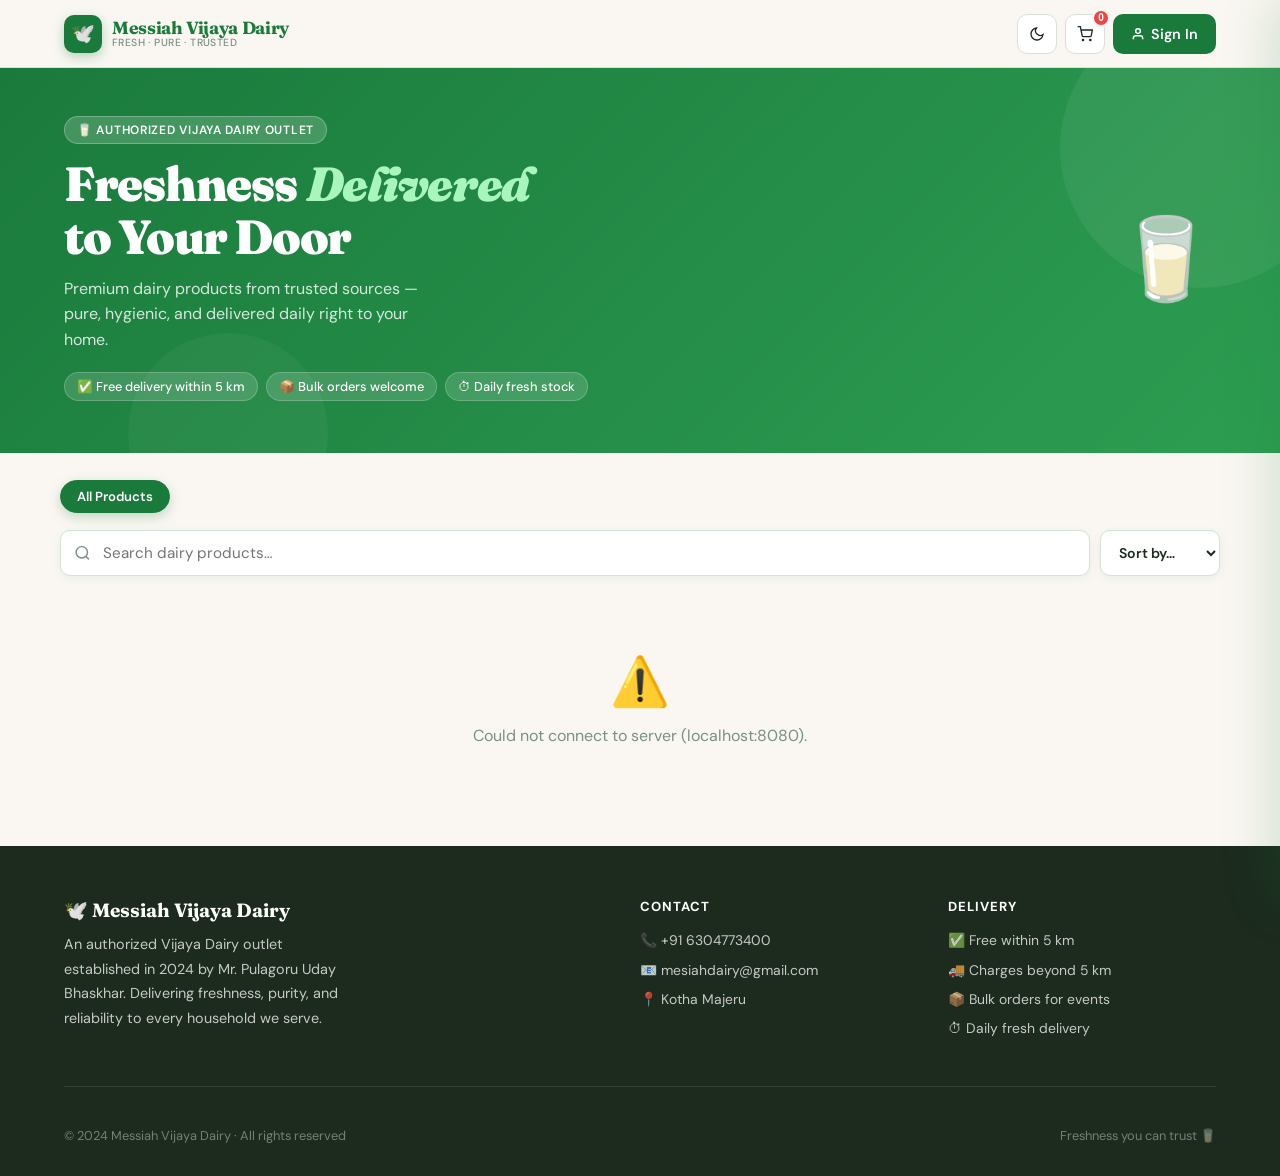
<file: src/main/resources/static/oldindex.html>
<!DOCTYPE html>
<html lang="en">
<head>
<meta charset="UTF-8">
<meta name="viewport" content="width=device-width, initial-scale=1.0">
<title>Messiah Vijaya Dairy | Premium Milk Products</title>
<link href="https://fonts.googleapis.com/css2?family=Fraunces:ital,opsz,wght@0,9..144,300;0,9..144,700;0,9..144,900;1,9..144,400&family=DM+Sans:wght@400;500;600&display=swap" rel="stylesheet">
<style>
:root {
  --green: #1a7a3c;
  --green-mid: #22963f;
  --green-light: #e8f5ed;
  --green-glow: rgba(34,150,63,0.15);
  --cream: #faf7f2;
  --cream-dark: #f2ede4;
  --white: #ffffff;
  --text: #1c2b1e;
  --text-mid: #3d5142;
  --text-muted: #7a9082;
  --border: #d4e2d8;
  --shadow-sm: 0 2px 8px rgba(26,122,60,0.08);
  --shadow-md: 0 8px 28px rgba(26,122,60,0.13);
  --shadow-lg: 0 20px 60px rgba(26,122,60,0.18);
  --radius: 16px;
  --radius-sm: 10px;
  --radius-xl: 24px;
}
*,*::before,*::after{box-sizing:border-box;margin:0;padding:0}
html{scroll-behavior:smooth}
body{font-family:'DM Sans',sans-serif;background:var(--cream);color:var(--text);min-height:100vh;overflow-x:hidden}

/* HEADER */
header{position:sticky;top:0;z-index:1000;background:rgba(250,247,242,0.94);backdrop-filter:blur(20px);-webkit-backdrop-filter:blur(20px);border-bottom:1px solid var(--border);padding:0 5%;height:68px;display:flex;align-items:center;justify-content:space-between}
.logo{display:flex;align-items:center;gap:10px;text-decoration:none}
.logo-icon{width:38px;height:38px;background:var(--green);border-radius:10px;display:flex;align-items:center;justify-content:center;font-size:1.2rem;box-shadow:0 4px 12px rgba(26,122,60,0.3);flex-shrink:0}
.logo-text{display:flex;flex-direction:column;line-height:1.1}
.logo-text span:first-child{font-family:'Fraunces',serif;font-weight:700;font-size:1.1rem;color:var(--green);letter-spacing:-0.02em}
.logo-text span:last-child{font-size:0.65rem;color:var(--text-muted);font-weight:500;letter-spacing:0.04em;text-transform:uppercase}
.nav-actions{display:flex;gap:8px;align-items:center}
.icon-btn{background:var(--white);border:1px solid var(--border);width:40px;height:40px;border-radius:var(--radius-sm);cursor:pointer;color:var(--text);display:flex;align-items:center;justify-content:center;font-size:1rem;transition:all 0.2s;position:relative}
.icon-btn:hover{background:var(--green-light);border-color:var(--green);transform:translateY(-1px);box-shadow:var(--shadow-sm)}
.cart-badge{position:absolute;top:-6px;right:-6px;background:#ef4444;color:white;font-size:10px;font-weight:700;width:18px;height:18px;border-radius:50%;display:flex;align-items:center;justify-content:center;border:2px solid var(--cream);transition:transform 0.2s}
.cart-badge.pop{animation:badgePop 0.35s cubic-bezier(0.36,0.07,0.19,0.97)}
@keyframes badgePop{0%,100%{transform:scale(1)}40%{transform:scale(1.5)}70%{transform:scale(0.85)}}
.btn-primary{background:var(--green);color:white;border:none;padding:0 18px;height:40px;border-radius:var(--radius-sm);font-weight:600;cursor:pointer;font-family:'DM Sans',sans-serif;font-size:0.9rem;transition:all 0.2s;display:flex;align-items:center;gap:6px;white-space:nowrap}
.btn-primary:hover{background:var(--green-mid);transform:translateY(-1px);box-shadow:0 6px 18px rgba(26,122,60,0.3)}

/* HERO */
.hero{background:linear-gradient(135deg,var(--green) 0%,#2d9e52 100%);padding:48px 5% 52px;display:flex;align-items:center;justify-content:space-between;gap:20px;position:relative;overflow:hidden}
.hero::before{content:'';position:absolute;top:-60px;right:-60px;width:280px;height:280px;background:rgba(255,255,255,0.06);border-radius:50%}
.hero::after{content:'';position:absolute;bottom:-80px;left:10%;width:200px;height:200px;background:rgba(255,255,255,0.04);border-radius:50%}
.hero-text{position:relative;z-index:1}
.hero-badge{display:inline-flex;align-items:center;gap:6px;background:rgba(255,255,255,0.18);color:white;font-size:0.75rem;font-weight:600;letter-spacing:0.06em;text-transform:uppercase;padding:5px 12px;border-radius:20px;margin-bottom:14px;border:1px solid rgba(255,255,255,0.25)}
.hero h1{font-family:'Fraunces',serif;font-size:clamp(2rem,5vw,3rem);color:white;line-height:1.1;font-weight:900;margin-bottom:12px;letter-spacing:-0.03em}
.hero h1 em{font-style:italic;color:#a8f5be}
.hero p{color:rgba(255,255,255,0.82);font-size:1rem;max-width:380px;line-height:1.6}
.hero-pills{display:flex;gap:8px;flex-wrap:wrap;margin-top:20px}
.hero-pill{background:rgba(255,255,255,0.15);color:white;font-size:0.8rem;font-weight:500;padding:5px 12px;border-radius:20px;border:1px solid rgba(255,255,255,0.2)}
.hero-emoji{font-size:5rem;position:relative;z-index:1;animation:float 3s ease-in-out infinite;flex-shrink:0}
@keyframes float{0%,100%{transform:translateY(0)}50%{transform:translateY(-10px)}}

/* CATEGORIES */
.categories-bar{max-width:1200px;margin:28px auto 0;padding:0 20px;display:flex;gap:8px;flex-wrap:wrap}
.cat-pill{padding:7px 16px;border-radius:20px;border:1.5px solid var(--border);background:var(--white);color:var(--text-mid);font-size:0.82rem;font-weight:600;cursor:pointer;transition:all 0.2s;font-family:'DM Sans',sans-serif}
.cat-pill:hover,.cat-pill.active{background:var(--green);border-color:var(--green);color:white;box-shadow:0 4px 12px rgba(26,122,60,0.25);transform:translateY(-1px)}

/* FILTER BAR */
.filter-bar{max-width:1200px;margin:16px auto 0;padding:0 20px;display:flex;gap:10px;align-items:center}
.search-wrap{flex:1;position:relative}
.search-wrap svg{position:absolute;left:14px;top:50%;transform:translateY(-50%);color:var(--text-muted);width:17px;height:17px;pointer-events:none}
#search{width:100%;padding:12px 16px 12px 42px;border-radius:var(--radius-sm);border:1.5px solid var(--border);background:var(--white);color:var(--text);font-size:0.95rem;font-family:'DM Sans',sans-serif;transition:all 0.2s;box-shadow:var(--shadow-sm)}
#search:focus{outline:none;border-color:var(--green);box-shadow:0 0 0 3px var(--green-glow)}
#sort{padding:12px 14px;border-radius:var(--radius-sm);border:1.5px solid var(--border);background:var(--white);color:var(--text);font-weight:600;font-family:'DM Sans',sans-serif;font-size:0.88rem;cursor:pointer;box-shadow:var(--shadow-sm);transition:border-color 0.2s}
#sort:focus{outline:none;border-color:var(--green)}
.results-label{max-width:1200px;margin:14px auto 0;padding:0 20px;font-size:0.82rem;color:var(--text-muted);font-weight:500}

/* GRID */
.grid{max-width:1200px;margin:14px auto 40px;padding:0 20px;display:grid;grid-template-columns:repeat(auto-fill,minmax(190px,1fr));gap:16px}
.product-card{background:var(--white);border-radius:var(--radius);padding:14px;border:1.5px solid var(--border);display:flex;flex-direction:column;gap:10px;transition:transform 0.25s,box-shadow 0.25s,border-color 0.25s;position:relative;overflow:hidden}
.product-card::before{content:'';position:absolute;top:0;left:0;right:0;height:3px;background:linear-gradient(90deg,var(--green),#5ec27e);transform:scaleX(0);transition:transform 0.3s;transform-origin:left}
.product-card:hover{transform:translateY(-5px);box-shadow:var(--shadow-lg);border-color:transparent}
.product-card:hover::before{transform:scaleX(1)}
.category-tag{font-size:0.62rem;font-weight:700;color:var(--green);background:var(--green-light);padding:3px 9px;border-radius:12px;width:fit-content;text-transform:uppercase;letter-spacing:0.04em}
.product-img-wrap{background:var(--cream);border-radius:10px;width:100%;aspect-ratio:1;display:flex;align-items:center;justify-content:center;overflow:hidden}
.product-img-wrap img{width:85%;height:85%;object-fit:contain;transition:transform 0.3s}
.product-card:hover .product-img-wrap img{transform:scale(1.07)}
.product-name{font-weight:600;font-size:0.92rem;color:var(--text);line-height:1.35}
.product-qty{font-size:0.78rem;color:var(--text-muted);font-weight:500}
.price-row{display:flex;justify-content:space-between;align-items:center}
.price-tag{font-family:'Fraunces',serif;font-size:1.2rem;font-weight:700;color:var(--green)}
.btn-group{display:grid;grid-template-columns:1fr 40px;gap:7px}
.card-btn-primary{background:var(--green);color:white;border:none;padding:9px;border-radius:var(--radius-sm);font-weight:600;cursor:pointer;font-family:'DM Sans',sans-serif;font-size:0.85rem;transition:all 0.2s}
.card-btn-primary:hover{background:var(--green-mid);transform:translateY(-1px);box-shadow:0 4px 12px rgba(26,122,60,0.3)}
.card-btn-icon{background:var(--green-light);border:1.5px solid var(--border);border-radius:var(--radius-sm);cursor:pointer;color:var(--green);display:flex;align-items:center;justify-content:center;font-size:1rem;transition:all 0.2s}
.card-btn-icon:hover{background:var(--green);color:white;border-color:var(--green);transform:scale(1.05)}
.empty-state{grid-column:1/-1;text-align:center;padding:60px 20px;color:var(--text-muted)}
.empty-state p:first-child{font-size:3rem;margin-bottom:12px}
.skeleton{background:linear-gradient(90deg,var(--cream-dark) 25%,var(--cream) 50%,var(--cream-dark) 75%);background-size:200% 100%;animation:shimmer 1.5s infinite;border-radius:8px}
@keyframes shimmer{0%{background-position:200% 0}100%{background-position:-200% 0}}
.skeleton-card{background:var(--white);border:1.5px solid var(--border);border-radius:var(--radius);padding:14px;display:flex;flex-direction:column;gap:10px}

/* ── CART OVERLAY ── */
.cart-overlay{position:fixed;inset:0;background:rgba(0,0,0,0.35);z-index:2000;display:none;backdrop-filter:blur(3px)}
.cart-overlay.show{display:block}

/* ── CART PANEL ── */
#cartPanel{
  position:fixed;right:0;top:0;
  width:420px;max-width:94vw;height:100%;
  background:var(--white);
  box-shadow:-8px 0 48px rgba(26,122,60,0.18);
  display:flex;flex-direction:column;
  z-index:2001;
  transform:translateX(100%);
  transition:transform 0.35s cubic-bezier(0.4,0,0.2,1);
}
#cartPanel.show{transform:translateX(0)}

.cart-header{
  padding:18px 20px 14px;
  border-bottom:1px solid var(--border);
  display:flex;align-items:center;justify-content:space-between;
  flex-shrink:0;
}
.cart-header-left{display:flex;align-items:center;gap:10px}
.cart-header h3{font-family:'Fraunces',serif;font-size:1.25rem;font-weight:700;color:var(--text);display:flex;align-items:center;gap:8px}
.cart-item-count-pill{
  background:var(--green);color:white;
  font-size:0.72rem;font-weight:700;
  padding:2px 9px;border-radius:20px;
  font-family:'DM Sans',sans-serif;
}
.cart-close{width:34px;height:34px;border-radius:8px;border:1px solid var(--border);background:none;cursor:pointer;display:flex;align-items:center;justify-content:center;font-size:1.1rem;color:var(--text-muted);transition:all 0.2s}
.cart-close:hover{background:#fee2e2;color:#ef4444;border-color:#fecaca}

/* SCROLLABLE BODY */
#cartItems{flex:1;overflow-y:auto;padding:10px 14px}
#cartItems::-webkit-scrollbar{width:4px}
#cartItems::-webkit-scrollbar-track{background:transparent}
#cartItems::-webkit-scrollbar-thumb{background:var(--border);border-radius:2px}

/* ── CART ITEM WITH IMAGE ── */
.cart-item{
  display:flex;align-items:center;gap:13px;
  padding:11px 10px;
  border-radius:12px;
  border:1.5px solid transparent;
  margin-bottom:6px;
  transition:background 0.15s, border-color 0.15s;
}
.cart-item:hover{background:var(--cream);border-color:var(--border)}

.cart-item-img-wrap{
  width:68px;height:68px;flex-shrink:0;
  border-radius:10px;
  background:var(--cream);
  border:1.5px solid var(--border);
  overflow:hidden;
  display:flex;align-items:center;justify-content:center;
}
.cart-item-img-wrap img{
  width:80%;height:80%;
  object-fit:contain;
  transition:transform 0.25s;
}
.cart-item:hover .cart-item-img-wrap img{transform:scale(1.08)}
.img-fallback{font-size:2rem;line-height:1}

.cart-item-body{flex:1;min-width:0;display:flex;flex-direction:column;gap:3px}
.cart-item-name{font-size:0.88rem;font-weight:700;color:var(--text);white-space:nowrap;overflow:hidden;text-overflow:ellipsis}
.cart-item-meta{font-size:0.75rem;color:var(--text-muted)}
.cart-item-subtotal{font-family:'Fraunces',serif;font-size:1rem;font-weight:700;color:var(--green);margin-top:1px}

.qty-controls{display:flex;align-items:center;gap:5px;flex-shrink:0}
.qty-btn{width:27px;height:27px;border-radius:7px;border:1.5px solid var(--border);background:var(--cream);cursor:pointer;display:flex;align-items:center;justify-content:center;font-size:0.82rem;font-weight:700;color:var(--text);transition:all 0.15s}
.qty-btn:hover{background:var(--green);color:white;border-color:var(--green)}
.qty-btn.del:hover{background:#ef4444;border-color:#ef4444;color:white}
.qty-num{font-size:0.9rem;font-weight:700;min-width:20px;text-align:center;color:var(--text)}

/* FOOTER */
.cart-footer{padding:14px 18px 22px;border-top:1.5px solid var(--border);flex-shrink:0;background:var(--cream)}
.cart-summary-box{background:var(--white);border:1.5px solid var(--border);border-radius:var(--radius-sm);padding:12px 14px;margin-bottom:12px;display:flex;flex-direction:column;gap:9px}
.summary-row{display:flex;justify-content:space-between;align-items:center;font-size:0.84rem;color:var(--text-muted)}
.summary-row.divider{border-top:1px dashed var(--border);padding-top:9px}
.summary-row.total{color:var(--text);font-weight:700;font-size:0.95rem}
.summary-total-val{font-family:'Fraunces',serif;font-size:1.35rem;font-weight:700;color:var(--green)}
.delivery-free{color:var(--green);font-weight:600;font-size:0.8rem}
.checkout-btn{width:100%;padding:14px;background:var(--green);color:white;border:none;border-radius:var(--radius-sm);font-weight:700;font-family:'DM Sans',sans-serif;font-size:1rem;cursor:pointer;transition:all 0.2s;display:flex;align-items:center;justify-content:center;gap:8px;box-shadow:0 4px 16px rgba(26,122,60,0.28)}
.checkout-btn:hover{background:var(--green-mid);transform:translateY(-1px);box-shadow:0 8px 24px rgba(26,122,60,0.35)}
.cart-empty{text-align:center;padding:52px 20px;color:var(--text-muted)}
.cart-empty-icon{font-size:3rem;margin-bottom:12px;opacity:0.55}
.cart-empty p{font-size:0.93rem;line-height:1.6}
.cart-empty small{font-size:0.78rem;opacity:0.65;margin-top:4px;display:block}

/* AUTH MODAL */
.modal-overlay{position:fixed;inset:0;background:rgba(0,0,0,0.45);display:none;justify-content:center;align-items:center;z-index:3000;backdrop-filter:blur(6px);padding:16px}
.modal-overlay.show{display:flex}
.auth-modal{background:var(--white);padding:32px;border-radius:var(--radius-xl);width:100%;max-width:420px;position:relative;box-shadow:0 30px 80px rgba(0,0,0,0.2);animation:modalIn 0.3s cubic-bezier(0.34,1.56,0.64,1)}
@keyframes modalIn{from{opacity:0;transform:scale(0.9) translateY(20px)}to{opacity:1;transform:scale(1) translateY(0)}}
.modal-close{position:absolute;top:16px;right:16px;width:32px;height:32px;border-radius:8px;border:1px solid var(--border);background:none;cursor:pointer;font-size:1rem;display:flex;align-items:center;justify-content:center;color:var(--text-muted);transition:all 0.2s}
.modal-close:hover{background:#fee2e2;color:#ef4444}
.auth-modal h2{font-family:'Fraunces',serif;font-size:1.7rem;font-weight:700;color:var(--text);margin-bottom:4px}
.auth-modal .sub{font-size:0.85rem;color:var(--text-muted);margin-bottom:24px}
.auth-form{display:flex;flex-direction:column;gap:12px}
.field-label{display:block;font-size:0.8rem;font-weight:600;color:var(--text-mid);margin-bottom:5px;letter-spacing:0.02em}
.auth-form input{width:100%;padding:12px 14px;border-radius:var(--radius-sm);border:1.5px solid var(--border);font-family:'DM Sans',sans-serif;font-size:0.95rem;color:var(--text);background:var(--cream);transition:all 0.2s}
.auth-form input:focus{outline:none;border-color:var(--green);background:var(--white);box-shadow:0 0 0 3px var(--green-glow)}
.btn-submit{background:var(--green);color:white;border:none;padding:13px;border-radius:var(--radius-sm);font-weight:700;cursor:pointer;font-family:'DM Sans',sans-serif;font-size:1rem;margin-top:4px;transition:all 0.2s;width:100%}
.btn-submit:hover{background:var(--green-mid);box-shadow:0 6px 20px rgba(26,122,60,0.3);transform:translateY(-1px)}
.auth-link{font-size:0.85rem;color:var(--green);cursor:pointer;text-align:center;margin-top:14px;font-weight:500;transition:color 0.2s}
.auth-link:hover{color:var(--green-mid);text-decoration:underline}
.user-menu{position:relative}
.dropdown-content{display:none;position:absolute;right:0;top:calc(100% + 8px);background:var(--white);min-width:200px;box-shadow:var(--shadow-lg);border-radius:var(--radius);padding:14px;z-index:1001;border:1px solid var(--border);animation:dropIn 0.2s ease}
@keyframes dropIn{from{opacity:0;transform:translateY(-6px)}to{opacity:1;transform:translateY(0)}}
.user-menu:hover .dropdown-content,.user-menu:focus-within .dropdown-content{display:block}
.user-name{font-weight:700;font-size:0.95rem;color:var(--text)}
.user-mobile{font-size:0.78rem;color:var(--text-muted);margin-top:2px}
.dropdown-divider{border:none;border-top:1px solid var(--border);margin:10px 0}
.logout-btn{color:#ef4444;border:1.5px solid #fecaca;background:#fff5f5;width:100%;padding:8px;border-radius:8px;cursor:pointer;font-weight:600;font-family:'DM Sans',sans-serif;font-size:0.85rem;transition:all 0.2s}
.logout-btn:hover{background:#fee2e2;border-color:#ef4444}
.toast-container{position:fixed;bottom:24px;left:50%;transform:translateX(-50%);z-index:9999;display:flex;flex-direction:column;gap:8px;pointer-events:none;align-items:center}
.toast{background:var(--text);color:white;padding:12px 20px;border-radius:50px;font-size:0.88rem;font-weight:500;box-shadow:0 8px 24px rgba(0,0,0,0.2);display:flex;align-items:center;gap:8px;animation:toastIn 0.3s cubic-bezier(0.34,1.56,0.64,1);pointer-events:auto;white-space:nowrap}
.toast.success{background:var(--green)}
.toast.error{background:#ef4444}
@keyframes toastIn{from{opacity:0;transform:translateY(20px) scale(0.9)}to{opacity:1;transform:translateY(0) scale(1)}}
@keyframes toastOut{from{opacity:1}to{opacity:0;transform:translateY(-10px) scale(0.9)}}
footer{background:var(--text);color:rgba(255,255,255,0.75);padding:52px 5% 32px}
.footer-top{display:grid;grid-template-columns:2fr 1fr 1fr;gap:40px;margin-bottom:40px;padding-bottom:40px;border-bottom:1px solid rgba(255,255,255,0.1)}
.footer-brand p{font-size:0.9rem;line-height:1.7;max-width:280px;margin-top:8px}
.footer-col h4{color:white;font-size:0.82rem;font-weight:700;letter-spacing:0.08em;text-transform:uppercase;margin-bottom:14px}
.footer-col ul{list-style:none}
.footer-col ul li,.footer-col p{font-size:0.87rem;line-height:1.6;margin-bottom:7px;display:flex;align-items:flex-start;gap:6px}
.footer-logo{font-family:'Fraunces',serif;font-size:1.2rem;font-weight:700;color:white;display:flex;align-items:center;gap:8px;margin-bottom:10px}
.footer-bottom{display:flex;justify-content:space-between;align-items:center;flex-wrap:wrap;gap:10px;font-size:0.8rem;color:rgba(255,255,255,0.4)}
@media(max-width:768px){.hero{flex-direction:column;text-align:center;padding:36px 5%}.hero-emoji{font-size:4rem}.hero p{max-width:100%}.footer-top{grid-template-columns:1fr;gap:24px}.grid{grid-template-columns:repeat(auto-fill,minmax(155px,1fr))}header{padding:0 4%}.logo-text span:first-child{font-size:1rem}#cartPanel{width:100%;max-width:100%}}
@media(max-width:480px){.grid{grid-template-columns:repeat(2,1fr);gap:10px}.filter-bar{flex-wrap:wrap}#sort{width:100%}.categories-bar{gap:6px}.logo-text{display:none}}
</style>
</head>
<body>

<div class="toast-container" id="toastContainer"></div>
<div class="cart-overlay" id="cartOverlay" onclick="toggleCart()"></div>

<header>
  <a class="logo" href="#">
    <div class="logo-icon">🕊️</div>
    <div class="logo-text">
      <span>Messiah Vijaya Dairy</span>
      <span>Fresh · Pure · Trusted</span>
    </div>
  </a>
  <div class="nav-actions">
    <button class="icon-btn" onclick="toggleTheme()" title="Toggle theme">
      <svg width="16" height="16" viewBox="0 0 24 24" fill="none" stroke="currentColor" stroke-width="2"><path d="M21 12.79A9 9 0 1 1 11.21 3 7 7 0 0 0 21 12.79z"/></svg>
    </button>
    <button class="icon-btn" onclick="toggleCart()" title="Cart">
      <svg width="16" height="16" viewBox="0 0 24 24" fill="none" stroke="currentColor" stroke-width="2"><circle cx="9" cy="21" r="1"/><circle cx="20" cy="21" r="1"/><path d="M1 1h4l2.68 13.39a2 2 0 0 0 2 1.61h9.72a2 2 0 0 0 2-1.61L23 6H6"/></svg>
      <span id="cart-count" class="cart-badge">0</span>
    </button>
    <div id="authArea">
      <button class="btn-primary" onclick="openAuth()">
        <svg width="14" height="14" viewBox="0 0 24 24" fill="none" stroke="currentColor" stroke-width="2.5"><path d="M20 21v-2a4 4 0 0 0-4-4H8a4 4 0 0 0-4 4v2"/><circle cx="12" cy="7" r="4"/></svg>
        Sign In
      </button>
    </div>
  </div>
</header>

<section class="hero">
  <div class="hero-text">
    <div class="hero-badge">🥛 Authorized Vijaya Dairy Outlet</div>
    <h1>Freshness <em>Delivered</em><br>to Your Door</h1>
    <p>Premium dairy products from trusted sources — pure, hygienic, and delivered daily right to your home.</p>
    <div class="hero-pills">
      <span class="hero-pill">✅ Free delivery within 5 km</span>
      <span class="hero-pill">📦 Bulk orders welcome</span>
      <span class="hero-pill">⏱ Daily fresh stock</span>
    </div>
  </div>
  <div class="hero-emoji">🥛</div>
</section>

<div class="categories-bar" id="categoriesBar">
  <button class="cat-pill active" data-cat="all" onclick="filterByCategory(this)">All Products</button>
</div>

<div class="filter-bar">
  <div class="search-wrap">
    <svg viewBox="0 0 24 24" fill="none" stroke="currentColor" stroke-width="2"><circle cx="11" cy="11" r="8"/><line x1="21" y1="21" x2="16.65" y2="16.65"/></svg>
    <input id="search" type="text" placeholder="Search dairy products…" autocomplete="off">
  </div>
  <select id="sort" onchange="applyFilters()">
    <option value="">Sort by…</option>
    <option value="priceAsc">Price ↑</option>
    <option value="priceDesc">Price ↓</option>
    <option value="nameAsc">Name A–Z</option>
  </select>
</div>
<div class="results-label" id="resultsLabel"></div>

<div class="grid" id="products-container"></div>

<!-- CART PANEL -->
<div id="cartPanel">
  <div class="cart-header">
    <div class="cart-header-left">
      <h3>
        <svg width="18" height="18" viewBox="0 0 24 24" fill="none" stroke="currentColor" stroke-width="2"><circle cx="9" cy="21" r="1"/><circle cx="20" cy="21" r="1"/><path d="M1 1h4l2.68 13.39a2 2 0 0 0 2 1.61h9.72a2 2 0 0 0 2-1.61L23 6H6"/></svg>
        Your Cart
      </h3>
      <span class="cart-item-count-pill" id="cartHeaderCount">0 items</span>
    </div>
    <button class="cart-close" onclick="toggleCart()">✕</button>
  </div>

  <div id="cartItems"></div>

  <div class="cart-footer" id="cartFooter" style="display:none">
    <div class="cart-summary-box">
      <div class="summary-row">
        <span>Subtotal</span>
        <span>₹<span id="cartSubtotal">0</span></span>
      </div>
      <div class="summary-row">
        <span>Delivery</span>
        <span class="delivery-free">FREE within 5 km</span>
      </div>
      <div class="summary-row divider total">
        <span>Total</span>
        <span class="summary-total-val">₹<span id="cartTotal">0</span></span>
      </div>
    </div>
    <button class="checkout-btn" onclick="handleCheckout()">
      Proceed to Checkout
      <svg width="16" height="16" viewBox="0 0 24 24" fill="none" stroke="currentColor" stroke-width="2.5"><line x1="5" y1="12" x2="19" y2="12"/><polyline points="12 5 19 12 12 19"/></svg>
    </button>
  </div>
</div>

<!-- AUTH MODAL -->
<div id="authModal" class="modal-overlay" onclick="handleModalBgClick(event)">
  <div class="auth-modal">
    <button class="modal-close" onclick="closeAuth()">✕</button>
    <div id="loginSection">
      <h2>Welcome back 👋</h2><p class="sub">Sign in to your account</p>
      <div class="auth-form">
        <div><label class="field-label">Email address</label><input type="email" id="loginEmail" placeholder="you@email.com" autocomplete="email"></div>
        <div><label class="field-label">Password</label><input type="password" id="loginPass" placeholder="••••••••" autocomplete="current-password"></div>
        <button class="btn-submit" onclick="handleLogin()">Sign In</button>
      </div>
      <p class="auth-link" onclick="switchAuth('register')">Don't have an account? <strong>Register</strong></p>
      <p class="auth-link" onclick="switchAuth('forgot')">Forgot password?</p>
    </div>
    <div id="registerSection" style="display:none">
      <h2>Create account</h2><p class="sub">Join Messiah Vijaya Dairy</p>
      <div class="auth-form">
        <div><label class="field-label">Email address</label><input type="email" id="regEmail" placeholder="you@email.com" autocomplete="email"></div>
        <div><label class="field-label">Password</label><input type="password" id="regPass" placeholder="••••••••" autocomplete="new-password"></div>
        <div><label class="field-label">Confirm Password</label><input type="password" id="regConfirm" placeholder="••••••••" autocomplete="new-password"></div>
        <div><label class="field-label">Mobile Number</label><input type="tel" id="regMobile" placeholder="+91 XXXXX XXXXX" autocomplete="tel"></div>
        <button class="btn-submit" onclick="handleRegister()">Send OTP</button>
      </div>
      <p class="auth-link" onclick="switchAuth('login')">← Back to Login</p>
    </div>
    <div id="otpSection" style="display:none">
      <h2>Verify OTP 🔐</h2><p class="sub">Enter the OTP sent to your mobile</p>
      <div class="auth-form">
        <div><label class="field-label">OTP Code</label><input type="text" id="otpValue" placeholder="Enter 6-digit OTP" maxlength="6" autocomplete="one-time-code"></div>
        <button class="btn-submit" onclick="handleVerifyOtp()">Verify & Register</button>
      </div>
      <p class="auth-link" onclick="switchAuth('register')">← Back to Register</p>
    </div>
    <div id="forgotSection" style="display:none">
      <h2>Reset password 🔑</h2><p class="sub">We'll send an OTP to your email</p>
      <div class="auth-form">
        <div><label class="field-label">Registered Email</label><input type="email" id="forgotEmail" placeholder="you@email.com" autocomplete="email"></div>
        <button class="btn-submit" onclick="handleForgot()">Send Reset OTP</button>
        <div id="resetFields" style="display:none;flex-direction:column;gap:12px">
          <div><label class="field-label">OTP Code</label><input type="text" id="resetOtp" placeholder="6-digit OTP" maxlength="6"></div>
          <div><label class="field-label">New Password</label><input type="password" id="newPass" placeholder="New password"></div>
          <div><label class="field-label">Confirm Password</label><input type="password" id="newPassConfirm" placeholder="Confirm new password"></div>
          <button class="btn-submit" onclick="handleReset()">Update Password</button>
        </div>
      </div>
      <p class="auth-link" onclick="switchAuth('login')">← Back to Login</p>
    </div>
  </div>
</div>

<footer>
  <div class="footer-top">
    <div class="footer-brand">
      <div class="footer-logo">🕊️ Messiah Vijaya Dairy</div>
      <p>An authorized Vijaya Dairy outlet established in 2024 by Mr. Pulagoru Uday Bhaskhar. Delivering freshness, purity, and reliability to every household we serve.</p>
    </div>
    <div class="footer-col">
      <h4>Contact</h4>
      <p>📞 +91 6304773400</p>
      <p>📧 mesiahdairy@gmail.com</p>
      <p>📍 Kotha Majeru</p>
    </div>
    <div class="footer-col">
      <h4>Delivery</h4>
      <ul>
        <li>✅ Free within 5 km</li>
        <li>🚚 Charges beyond 5 km</li>
        <li>📦 Bulk orders for events</li>
        <li>⏱ Daily fresh delivery</li>
      </ul>
    </div>
  </div>
  <div class="footer-bottom">
    <span>© 2024 Messiah Vijaya Dairy · All rights reserved</span>
    <span>Freshness you can trust 🥛</span>
  </div>
</footer>

<style id="darkStyles"></style>
<script>
let allProducts = [];
let activeCategory = 'all';
let currentUser = null;

const API_BASE = 'http://localhost:8080/users';
const CART_API = 'http://localhost:8080/cart';
const PROD_API = 'http://localhost:8080/products';

window.onload = () => {
  try { currentUser = JSON.parse(localStorage.getItem('user')) || null; } catch { currentUser = null; }
  updateAuthUI();
  loadProducts();
  loadCart();
  applyStoredTheme();
  document.getElementById('search').addEventListener('input', applyFilters);
};

/* THEME */
let isDark = false;
function applyStoredTheme() {
  isDark = localStorage.getItem('theme') === 'dark';
  if (isDark) applyDarkStyles();
}
function applyDarkStyles() {
  document.getElementById('darkStyles').textContent = `
    :root{--cream:#0f1810;--cream-dark:#172217;--white:#1a2b1e;--border:#2d4533;--text:#e8f5ed;--text-mid:#b0d4bc;--text-muted:#7a9e83;--green-light:#162a1e}
    body{background:#0f1810}header{background:rgba(15,24,16,0.95)}
    .auth-modal,.dropdown-content{background:#1a2b1e}.auth-form input{background:#0f1810;color:#e8f5ed}
    footer{background:#080e09}#cartPanel{background:#1a2b1e}.cart-footer{background:#0f1810}
    .cart-item:hover{background:#172217}.cart-item-img-wrap{background:#172217;border-color:#2d4533}
    .cart-summary-box{background:#0f1810;border-color:#2d4533}
    .skeleton{background:linear-gradient(90deg,#172217 25%,#1e2e20 50%,#172217 75%);background-size:200% 100%}
  `;
}
function toggleTheme() {
  isDark = !isDark;
  isDark ? (applyDarkStyles(), localStorage.setItem('theme','dark')) : (document.getElementById('darkStyles').textContent='', localStorage.setItem('theme','light'));
}

/* TOAST */
function showToast(msg, type = 'success') {
  const c = document.getElementById('toastContainer');
  const t = document.createElement('div');
  t.className = `toast ${type}`;
  t.textContent = (type==='success'?'✅':type==='error'?'❌':'ℹ️') + ' ' + msg;
  c.appendChild(t);
  setTimeout(() => { t.style.animation = 'toastOut 0.3s ease forwards'; setTimeout(() => t.remove(), 300); }, 2800);
}

/* PRODUCTS */
async function loadProducts() {
  showSkeletons();
  try {
    const res = await fetch(`${PROD_API}/all`);
    if (!res.ok) throw 0;
    const json = await res.json();
    allProducts = json.data || [];
    buildCategories();
    renderProducts(allProducts);
  } catch {
    document.getElementById('products-container').innerHTML = `<div class="empty-state"><p>⚠️</p><p>Could not connect to server (localhost:8080).</p></div>`;
  }
}
function showSkeletons() {
  document.getElementById('products-container').innerHTML = Array(8).fill(0).map(()=>`
    <div class="skeleton-card">
      <div class="skeleton" style="height:12px;width:55px"></div>
      <div class="skeleton" style="height:110px;border-radius:10px"></div>
      <div class="skeleton" style="height:13px;width:80%"></div>
      <div class="skeleton" style="height:11px;width:50%"></div>
      <div class="skeleton" style="height:34px;margin-top:4px"></div>
    </div>`).join('');
}
function buildCategories() {
  const cats = [...new Set(allProducts.map(p=>p.category).filter(Boolean))];
  const bar = document.getElementById('categoriesBar');
  cats.forEach(cat => {
    const btn = document.createElement('button');
    btn.className = 'cat-pill'; btn.dataset.cat = cat;
    btn.textContent = formatCategory(cat);
    btn.onclick = function(){ filterByCategory(this); };
    bar.appendChild(btn);
  });
}
function filterByCategory(btn) {
  document.querySelectorAll('.cat-pill').forEach(p=>p.classList.remove('active'));
  btn.classList.add('active'); activeCategory = btn.dataset.cat; applyFilters();
}
function applyFilters() {
  const q = (document.getElementById('search').value||'').toLowerCase().trim();
  const sort = document.getElementById('sort').value;
  let data = [...allProducts];
  if (activeCategory !== 'all') data = data.filter(p=>p.category===activeCategory);
  if (q) data = data.filter(p=>(p.name||'').toLowerCase().includes(q)||(p.category||'').toLowerCase().includes(q));
  if (sort==='priceAsc')  data.sort((a,b)=>a.price-b.price);
  if (sort==='priceDesc') data.sort((a,b)=>b.price-a.price);
  if (sort==='nameAsc')   data.sort((a,b)=>(a.name||'').localeCompare(b.name||''));
  renderProducts(data);
}
function formatCategory(cat){ return (cat||'').replace(/_/g,' ').replace(/\b\w/g,c=>c.toUpperCase()); }
function renderProducts(products) {
  const c = document.getElementById('products-container');
  document.getElementById('resultsLabel').textContent = `Showing ${products.length} product${products.length!==1?'s':''}`;
  if (!products.length) { c.innerHTML=`<div class="empty-state"><p>🔍</p><p>No products found.</p></div>`; return; }
  c.innerHTML = '';
  products.forEach(p => {
    const card = document.createElement('div');
    card.className = 'product-card';
    const safeName = (p.name||'Product').replace(/'/g,"\\'");
    card.innerHTML = `
      <div class="category-tag">${formatCategory(p.category)}</div>
      <div class="product-img-wrap">
        <img src="${p.imageurl||''}" alt="${p.name||'Product'}" onerror="this.style.display='none';this.parentElement.innerHTML='<span style=&quot;font-size:2.5rem&quot;>🥛</span>'">
      </div>
      <div class="product-name">${p.name||'Unknown Product'}</div>
      <div class="product-qty">${p.quantity||''}</div>
      <div class="price-row"><span class="price-tag">₹${p.price||0}</span></div>
      <div class="btn-group">
        <button class="card-btn-primary" onclick="buyNow('${safeName}',${p.price||0})">Buy Now</button>
        <button class="card-btn-icon" onclick="addToCart(${p.pid})" title="Add to cart">
          <svg width="15" height="15" viewBox="0 0 24 24" fill="none" stroke="currentColor" stroke-width="2"><circle cx="9" cy="21" r="1"/><circle cx="20" cy="21" r="1"/><path d="M1 1h4l2.68 13.39a2 2 0 0 0 2 1.61h9.72a2 2 0 0 0 2-1.61L23 6H6"/></svg>
        </button>
      </div>`;
    c.appendChild(card);
  });
}

/* AUTH UI */
function updateAuthUI() {
  const area = document.getElementById('authArea');
  if (currentUser) {
    area.innerHTML = `<div class="user-menu"><button class="btn-primary">
      <svg width="14" height="14" viewBox="0 0 24 24" fill="none" stroke="currentColor" stroke-width="2.5"><path d="M20 21v-2a4 4 0 0 0-4-4H8a4 4 0 0 0-4 4v2"/><circle cx="12" cy="7" r="4"/></svg>
      ${currentUser.name||'Account'}
    </button>
    <div class="dropdown-content">
      <div class="user-name">${currentUser.name||'User'}</div>
      <div class="user-mobile">${currentUser.mobile||currentUser.email||''}</div>
      <hr class="dropdown-divider">
      <button class="logout-btn" onclick="logout()">Sign Out</button>
    </div></div>`;
  } else {
    area.innerHTML = `<button class="btn-primary" onclick="openAuth()">
      <svg width="14" height="14" viewBox="0 0 24 24" fill="none" stroke="currentColor" stroke-width="2.5"><path d="M20 21v-2a4 4 0 0 0-4-4H8a4 4 0 0 0-4 4v2"/><circle cx="12" cy="7" r="4"/></svg>
      Sign In</button>`;
  }
}
function openAuth(){ document.getElementById('authModal').classList.add('show'); switchAuth('login'); }
function closeAuth(){ document.getElementById('authModal').classList.remove('show'); }
function handleModalBgClick(e){ if(e.target===document.getElementById('authModal')) closeAuth(); }
function switchAuth(s){ ['login','register','otp','forgot'].forEach(x=>{ document.getElementById(x+'Section').style.display=x===s?'block':'none'; }); }

async function handleLogin() {
  const email=(document.getElementById('loginEmail').value||'').trim(), password=document.getElementById('loginPass').value||'';
  if(!email||!password){showToast('Please fill in all fields','error');return;}
  try {
    const res=await fetch(`${API_BASE}/login`,{method:'POST',headers:{'Content-Type':'application/json'},body:JSON.stringify({email,password})});
    const data=await res.json();
    if(res.ok){
      localStorage.setItem('token',data.token);
      try{ const uRes=await fetch(`${API_BASE}/me`,{headers:{'Authorization':'Bearer '+data.token}}); const uData=await uRes.json(); currentUser={email,name:uData.name||email.split('@')[0],mobile:uData.mobile||''}; }
      catch{ currentUser={email,name:email.split('@')[0],mobile:''}; }
      localStorage.setItem('user',JSON.stringify(currentUser)); closeAuth(); updateAuthUI(); loadCart(); showToast('Welcome back, '+(currentUser.name||'User')+'!');
    } else showToast(data.message||'Login failed','error');
  } catch { showToast('Server unreachable.','error'); }
}
async function handleRegister() {
  const email=(document.getElementById('regEmail').value||'').trim(),password=document.getElementById('regPass').value||'',confirmpassword=document.getElementById('regConfirm').value||'',mobilenumber=(document.getElementById('regMobile').value||'').trim();
  if(!email||!password||!confirmpassword||!mobilenumber){showToast('Please fill in all fields','error');return;}
  if(password!==confirmpassword){showToast('Passwords do not match','error');return;}
  try{ const res=await fetch(`${API_BASE}/register`,{method:'POST',headers:{'Content-Type':'application/json'},body:JSON.stringify({email,password,confirmpassword,mobilenumber})}); const data=await res.json(); if(res.ok){switchAuth('otp');showToast('OTP sent!');}else showToast(data.message||'Failed','error'); }
  catch{ showToast('Server unreachable.','error'); }
}
async function handleVerifyOtp() {
  const otp=(document.getElementById('otpValue').value||'').trim(); if(!otp){showToast('Enter OTP','error');return;}
  try{ const res=await fetch(`${API_BASE}/verifyotp?otp=${encodeURIComponent(otp)}`,{method:'POST'}); const data=await res.json(); if(res.ok){showToast('Account created! Please log in.');switchAuth('login');}else showToast(data.message||'Invalid OTP','error'); }
  catch{ showToast('Server unreachable.','error'); }
}
async function handleForgot() {
  const email=(document.getElementById('forgotEmail').value||'').trim(); if(!email){showToast('Enter email','error');return;}
  try{ const res=await fetch(`${API_BASE}/forgotpassword?email=${encodeURIComponent(email)}`,{method:'POST'}); if(res.ok){document.getElementById('resetFields').style.display='flex';showToast('OTP sent!');}else showToast('Email not found','error'); }
  catch{ showToast('Server unreachable.','error'); }
}
async function handleReset() {
  const otp=(document.getElementById('resetOtp').value||'').trim(),password=document.getElementById('newPass').value||'',confirmpassword=document.getElementById('newPassConfirm').value||'';
  if(!otp||!password||!confirmpassword){showToast('Fill all fields','error');return;} if(password!==confirmpassword){showToast('Passwords do not match','error');return;}
  try{ const res=await fetch(`${API_BASE}/resetpassword?otp=${encodeURIComponent(otp)}&password=${encodeURIComponent(password)}&confirmpassword=${encodeURIComponent(confirmpassword)}`,{method:'POST'}); if(res.ok){showToast('Password updated!');switchAuth('login');}else showToast('Reset failed','error'); }
  catch{ showToast('Server unreachable.','error'); }
}
function logout(){ localStorage.removeItem('user'); localStorage.removeItem('token'); currentUser=null; updateAuthUI(); updateCartBadge(0); showToast('Signed out'); }

/* CART */
function toggleCart() {
  const panel=document.getElementById('cartPanel'), overlay=document.getElementById('cartOverlay'), open=panel.classList.contains('show');
  if(open){ panel.classList.remove('show'); overlay.classList.remove('show'); }
  else { panel.classList.add('show'); overlay.classList.add('show'); loadCartDetails(); }
}
async function loadCart() {
  const token=localStorage.getItem('token'); if(!token) return;
  try{ const res=await fetch(`${CART_API}/mycart`,{headers:{'Authorization':'Bearer '+token}}); const data=await res.json(); if(res.ok&&data.cart) updateCartBadge(data.cart.items?data.cart.items.length:0); }catch{}
}
function updateCartBadge(count) {
  const b=document.getElementById('cart-count');
  if(b){ b.textContent=count>99?'99+':count; b.classList.remove('pop'); void b.offsetWidth; b.classList.add('pop'); }
  const hb=document.getElementById('cartHeaderCount');
  if(hb) hb.textContent = count + (count===1?' item':' items');
}
async function addToCart(productId) {
  const token=localStorage.getItem('token'); if(!token){showToast('Please sign in first','error');openAuth();return;}
  try{ const res=await fetch(`${CART_API}/addtocart?productid=${productId}&quantity=1`,{method:'POST',headers:{'Authorization':'Bearer '+token}}); const data=await res.json(); if(res.ok){updateCartBadge(data.cart?.items?.length||0);showToast('Added to cart!');}else showToast(data.message||'Could not add','error'); }
  catch{ showToast('Server unreachable.','error'); }
}

async function loadCartDetails() {
  const token=localStorage.getItem('token');
  const items=document.getElementById('cartItems');
  const footer=document.getElementById('cartFooter');

  if(!token){
    items.innerHTML=`<div class="cart-empty"><div class="cart-empty-icon">🔒</div><p>Sign in to view your cart</p><small>Items save automatically</small></div>`;
    footer.style.display='none'; return;
  }

  items.innerHTML=`<div style="padding:28px;text-align:center;color:var(--text-muted);font-size:0.9rem"><div style="font-size:1.6rem;margin-bottom:8px">⏳</div>Loading…</div>`;

  try{
    const res=await fetch(`${CART_API}/mycart`,{headers:{'Authorization':'Bearer '+token}});
    const data=await res.json();

    if(!res.ok||!data.cart?.items?.length){
      items.innerHTML=`<div class="cart-empty"><div class="cart-empty-icon">🛒</div><p>Your cart is empty</p><small>Add some fresh dairy products!</small></div>`;
      footer.style.display='none'; return;
    }

    items.innerHTML='';

    data.cart.items.forEach(item=>{
      const product=item.product||{};
      const name=product.name||'Product';
      const price=product.price||0;
      const qty=item.quantity||1;
      const imgUrl=product.imageurl||'';
      const pid=product.pid;
      const subtotal=(price*qty).toFixed(2);

      const div=document.createElement('div');
      div.className='cart-item';

      // Image with fallback
      const imgSection = imgUrl
        ? `<div class="cart-item-img-wrap">
             <img src="${imgUrl}" alt="${name}"
               onerror="this.parentElement.innerHTML='<span class=\\'img-fallback\\'>🥛</span>'">
           </div>`
        : `<div class="cart-item-img-wrap"><span class="img-fallback">🥛</span></div>`;

      div.innerHTML=`
        ${imgSection}
        <div class="cart-item-body">
          <div class="cart-item-name" title="${name}">${name}</div>
          <div class="cart-item-meta">₹${price} per unit</div>
          <div class="cart-item-subtotal">₹${subtotal}</div>
        </div>
        <div class="qty-controls">
          <button class="qty-btn del" onclick="removeItem(${pid})" title="Remove item">
            <svg width="11" height="11" viewBox="0 0 24 24" fill="none" stroke="currentColor" stroke-width="2.5"><polyline points="3 6 5 6 21 6"/><path d="M19 6v14a2 2 0 0 1-2 2H7a2 2 0 0 1-2-2V6m3 0V4a1 1 0 0 1 1-1h4a1 1 0 0 1 1 1v2"/></svg>
          </button>
          <button class="qty-btn" onclick="decreaseItem(${pid})">−</button>
          <span class="qty-num">${qty}</span>
          <button class="qty-btn" onclick="increaseItem(${pid})">+</button>
        </div>`;
      items.appendChild(div);
    });

    const total=data.cart.carttotal??0;
    document.getElementById('cartSubtotal').textContent=total;
    document.getElementById('cartTotal').textContent=total;
    footer.style.display='block';
    updateCartBadge(data.cart.items.length);

  }catch{
    items.innerHTML=`<div class="cart-empty"><div class="cart-empty-icon">⚠️</div><p>Could not load cart</p><small>Check your connection</small></div>`;
    footer.style.display='none';
  }
}

async function cartAction(url){
  const token=localStorage.getItem('token'); if(!token) return;
  try{ await fetch(url,{method:'POST',headers:{'Authorization':'Bearer '+token}}); loadCartDetails(); loadCart(); }catch{}
}
function increaseItem(pid){ cartAction(`${CART_API}/increase?productid=${pid}`); }
function decreaseItem(pid){ cartAction(`${CART_API}/decrease?productid=${pid}`); }
function removeItem(pid)  { cartAction(`${CART_API}/removeproduct?productid=${pid}`); }

function handleCheckout(){ if(!currentUser){showToast('Please sign in first','error');openAuth();return;} showToast('Redirecting to checkout…'); }
function buyNow(name,price){ if(!currentUser){showToast('Please sign in to purchase','error');openAuth();return;} showToast(`Redirecting to payment for ${name} (₹${price})…`); }

document.addEventListener('keydown', e=>{
  if(e.key==='Escape'){ closeAuth(); const p=document.getElementById('cartPanel'); if(p.classList.contains('show')) toggleCart(); }
});
</script>
</body>
</html>
</file>
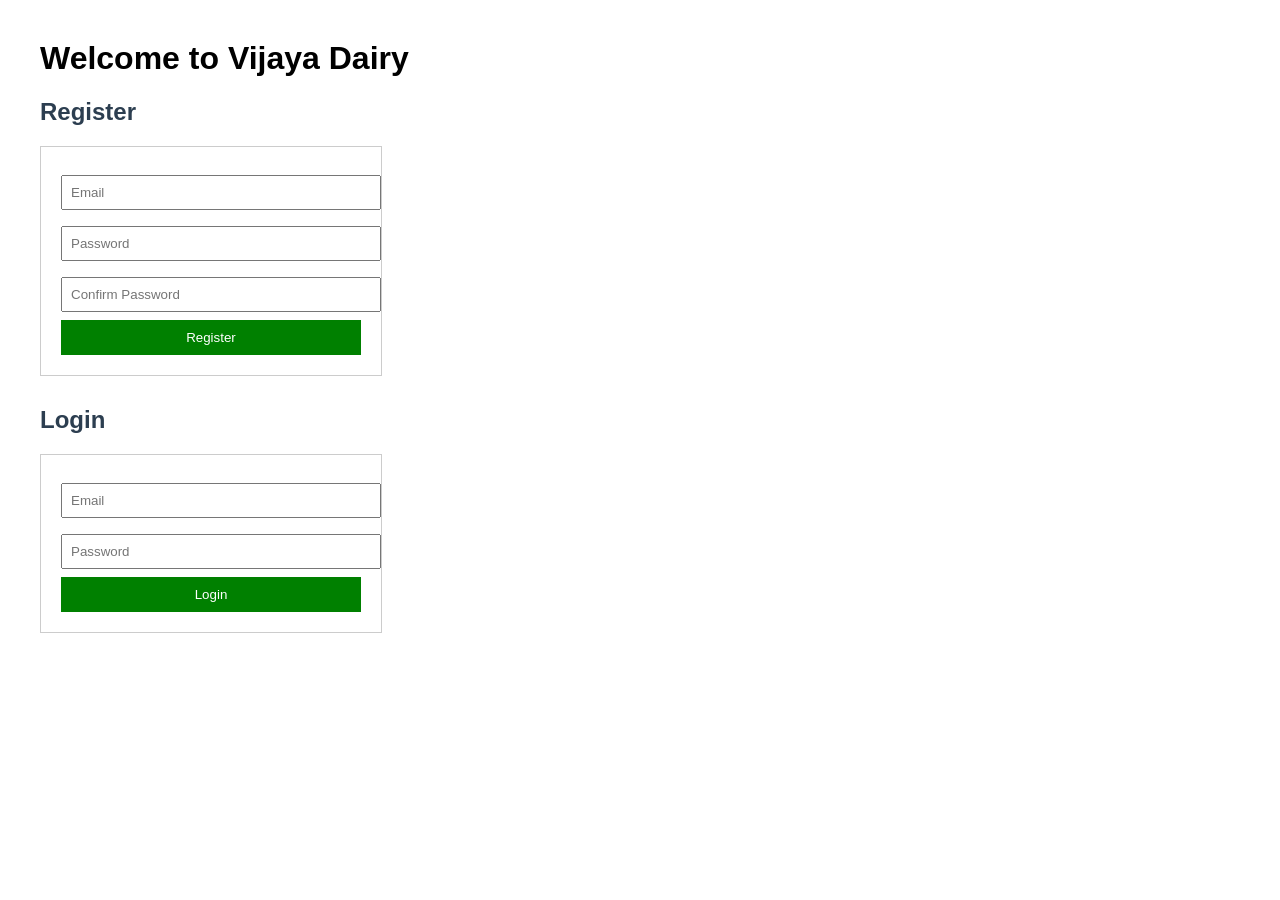
<file: src/main/resources/static_backup_20260202131826/login.html>
<!DOCTYPE html>
<html>
<head>
    <title>Vijaya Dairy - User</title>
    <style>
        body {
            font-family: Arial, sans-serif;
            margin: 40px;
        }
        form {
            border: 1px solid #ccc;
            padding: 20px;
            width: 300px;
            margin-bottom: 30px;
        }
        input {
            width: 100%;
            padding: 8px;
            margin: 8px 0;
        }
        button {
            width: 100%;
            padding: 10px;
            background-color: green;
            color: white;
            border: none;
            cursor: pointer;
        }
        h2 {
            color: #2c3e50;
        }
    </style>
</head>
<body>

<h1>Welcome to Vijaya Dairy</h1>

<!-- REGISTER FORM -->
<h2>Register</h2>
<form action="/users/register" method="post">
    <input type="email" name="email" placeholder="Email" required />

    <input type="password" name="password" placeholder="Password" required />

    <input type="password" name="confirmPassword" placeholder="Confirm Password" required />

    <button type="submit">Register</button>
</form>

<!-- LOGIN FORM -->
<h2>Login</h2>
<form action="/users/login" method="post">
    <input type="email" name="email" placeholder="Email" required />

    <input type="password" name="password" placeholder="Password" required />

    <button type="submit">Login</button>
    
</form>
</body>
</html>
</file>
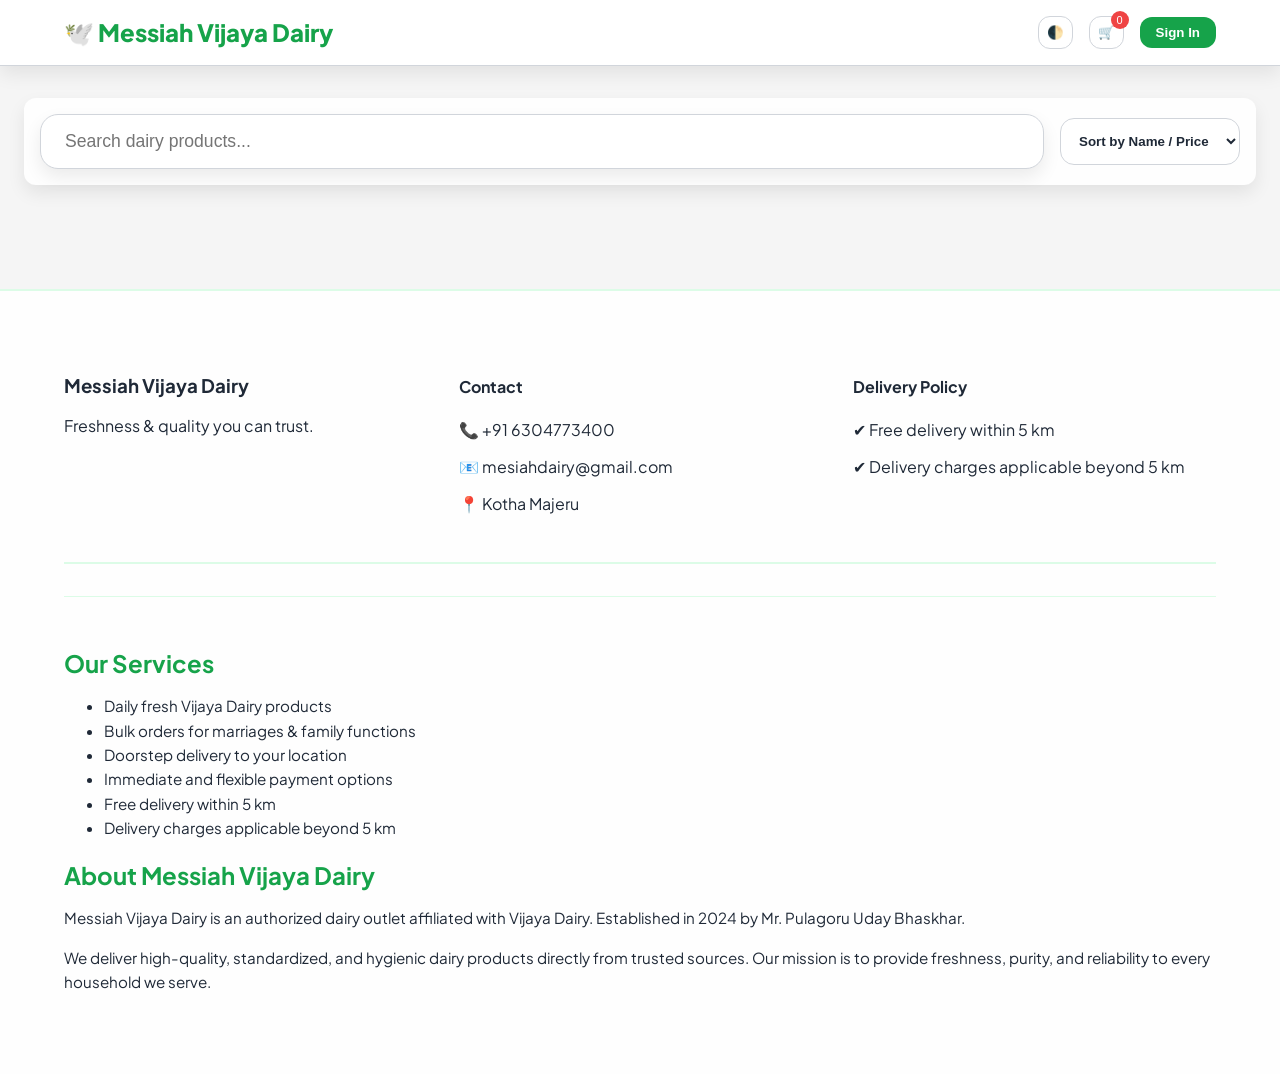
<file: src/main/resources/static_backup_20260202131826/products.html>
<!DOCTYPE html>
<html lang="en">
<head>
<meta charset="UTF-8">
<meta name="viewport" content="width=device-width, initial-scale=1.0">
<title>Messiah Vijaya Dairy | Premium Milk Products</title>

<link href="https://fonts.googleapis.com/css2?family=Plus+Jakarta+Sans:wght@400;600;800&display=swap" rel="stylesheet">

<style>
:root {
    --primary: #16a34a; /* Vibrant Green */
    --primary-light: #dcfce7;
    --bg-light: #f5f5f5;
    --bg-dark: #fefefe;
    --card: #ffffff;
    --text: #1f2937;
    --text-muted: #4b5563;
    --border: #d1d5db;
    --shadow: 0 8px 18px rgba(0,0,0,0.08);
}

body {
    margin: 0;
    font-family: 'Plus Jakarta Sans', sans-serif;
    background: var(--bg-light);
    color: var(--text);
}

/* ---------- HEADER ---------- */
header {
    position: sticky;
    top: 0;
    z-index: 1000;
    background: var(--card);
    padding: 1rem 5%;
    display: flex;
    justify-content: space-between;
    align-items: center;
    box-shadow: var(--shadow);
    border-bottom: 1px solid var(--border);
}

.logo { font-size: 1.5rem; font-weight: 800; color: var(--primary); }

.nav-actions { display: flex; gap: 1rem; align-items: center; }

.icon-btn {
    background: none;
    border: 1px solid var(--border);
    padding: 8px;
    border-radius: 12px;
    cursor: pointer;
    color: var(--text);
    position: relative;
}

.cart-badge {
    position: absolute;
    top: -6px;
    right: -6px;
    background: #ef4444;
    color: white;
    font-size: 11px;
    width: 18px;
    height: 18px;
    border-radius: 50%;
    display: flex;
    align-items: center;
    justify-content: center;
}

.btn-primary {
    background: var(--primary);
    color: white;
    border: none;
    padding: 8px 16px;
    border-radius: 12px;
    font-weight: 600;
    cursor: pointer;
}

/* ---------- FILTER BAR ---------- */
.filter-container {
    max-width: 1200px;
    margin: 2rem auto;
    padding: 0 20px;
    display: flex;
    gap: 1rem;
    align-items: center;
    background: var(--bg-dark);
    border-radius: 12px;
    padding: 16px;
    box-shadow: var(--shadow);
}

#search {
    flex: 1;
    padding: 16px 24px;
    border-radius: 18px;
    border: 1px solid var(--border);
    background: var(--card);
    color: var(--text);
    font-size: 1.1rem;
    box-shadow: var(--shadow);
}

#sort {
    padding: 14px;
    border-radius: 14px;
    border: 1px solid var(--border);
    background: var(--card);
    color: var(--text);
    font-weight: 600;
}

/* ---------- PRODUCT GRID ---------- */
.grid {
    max-width: 1200px;
    margin: 2rem auto;
    padding: 20px;
    display: grid;
    grid-template-columns: repeat(auto-fill, minmax(160px, 1fr));
    gap: 1rem;
}

.product-card {
    background: var(--card);
    border-radius: 14px;
    padding: 0.6rem;
    border: 1px solid var(--border);
    display: flex;
    flex-direction: column;
    justify-content: space-between;
    transition: transform 0.3s, box-shadow 0.3s;
}

.product-card:hover {
    transform: translateY(-4px);
    box-shadow: 0 10px 20px rgba(0,0,0,0.12);
}

.category-tag {
    font-size: 0.65rem;
    font-weight: 700;
    color: var(--primary);
    background: var(--primary-light);
    padding: 3px 8px;
    border-radius: 12px;
    width: fit-content;
    margin: 0 auto 4px;
    text-transform: capitalize;
}

.product-card img {
    width: 100%;
    height: 100px;
    object-fit: contain;
    border-radius: 10px;
    margin-bottom: 4px;
}

.price-row {
    display: flex;
    justify-content: space-between;
    align-items: center;
}

.price-tag {
    font-size: 1.05rem;
    font-weight: 800;
    color: var(--primary);
}

.btn-group {
    display: grid;
    grid-template-columns: 1fr 36px;
    gap: 6px;
    margin-top: 0.5rem;
}

/* ---------- FOOTER ---------- */
footer {
    background: #fefefe;
    color: var(--text);
    padding: 4rem 5%;
    border-top: 2px solid var(--primary-light);
}

.footer-grid {
    display: grid;
    grid-template-columns: repeat(auto-fit, minmax(250px, 1fr));
    gap: 2rem;
    border-bottom: 2px solid var(--primary-light);
    padding-bottom: 2rem;
}

.footer-section {
    margin-top: 2rem;
    padding-top: 2rem;
    border-top: 1px solid var(--primary-light);
}

.footer-section h2 {
    color: var(--primary);
    margin-bottom: 1rem;
}

.footer-section ul, .footer-section p {
    font-size: 0.95rem;
    line-height: 1.6;
}

/* ---------- AUTH MODAL ---------- */
.modal-overlay {
    position: fixed;
    top: 0; left: 0; width: 100%; height: 100%;
    background: rgba(0,0,0,0.5);
    display: none; /* Hidden by default */
    justify-content: center;
    align-items: center;
    z-index: 2000;
}

.auth-modal {
    background: var(--card);
    padding: 2rem;
    border-radius: 20px;
    width: 90%;
    max-width: 400px;
    position: relative;
    box-shadow: var(--shadow);
}

.auth-modal h2 { color: var(--primary); margin-top: 0; }

.auth-form { display: flex; flex-direction: column; gap: 1rem; }

.auth-form input {
    padding: 12px;
    border-radius: 10px;
    border: 1px solid var(--border);
    font-family: inherit;
}

.modal-close {
    position: absolute;
    top: 15px; right: 15px;
    cursor: pointer;
    font-size: 1.5rem;
}

.auth-link {
    font-size: 0.85rem;
    color: var(--primary);
    cursor: pointer;
    text-align: center;
    margin-top: 10px;
}

/* User Profile Dropdown */
.user-menu { position: relative; display: inline-block; }
.dropdown-content {
    display: none;
    position: absolute;
    right: 0;
    background: var(--card);
    min-width: 200px;
    box-shadow: var(--shadow);
    border-radius: 12px;
    padding: 1rem;
    z-index: 1001;
    border: 1px solid var(--border);
}
.user-menu:hover .dropdown-content { display: block; }
.logout-btn { color: #ef4444; border: 1px solid #ef4444; background: none; width: 100%; margin-top: 10px; padding: 8px; border-radius: 8px; cursor: pointer; }
</style>
</head>

<body>

<header>
    <div class="logo">🕊️ Messiah Vijaya Dairy</div>
    <div class="nav-actions">
        <button class="icon-btn" onclick="toggleTheme()">🌓</button>
        <button class="icon-btn" onclick="toggleCart()">🛒 <span id="cart-count" class="cart-badge">0</span></button>
        <button class="btn-primary" onclick="toggleAuth()">Sign In</button>
    </div>
</header>

<!-- FILTER BAR -->
<div class="filter-container">
    <input id="search" placeholder="Search dairy products...">
    <select id="sort" onchange="applySort()">
        <option value="">Sort by Name / Price</option>
        <option value="priceAsc">Price ↑</option>
        <option value="priceDesc">Price ↓</option>
        <option value="nameAsc">Name A-Z</option>
    </select>
</div>
<div id="authModal" class="modal-overlay">
    <div class="auth-modal">
        <span class="modal-close" onclick="toggleAuth()">&times;</span>
        
        <div id="loginSection">
            <h2>Login</h2>
            <div class="auth-form">
                <input type="email" id="loginEmail" placeholder="Email">
                <input type="password" id="loginPass" placeholder="Password">
                <button class="btn-primary" onclick="handleLogin()">Sign In</button>
            </div>
            <p class="auth-link" onclick="switchAuth('register')">Don't have an account? Register</p>
            <p class="auth-link" onclick="switchAuth('forgot')">Forgot Password?</p>
        </div>

        <div id="registerSection" style="display:none;">
            <h2>Register</h2>
            <div class="auth-form">
                <input type="email" id="regEmail" placeholder="Email">
                <input type="password" id="regPass" placeholder="Password">
                <input type="password" id="regConfirm" placeholder="Confirm Password">
                <input type="text" id="regMobile" placeholder="Mobile Number">
                <button class="btn-primary" onclick="handleRegister()">Send OTP</button>
            </div>
            <p class="auth-link" onclick="switchAuth('login')">Back to Login</p>
        </div>

        <div id="otpSection" style="display:none;">
            <h2>Verify OTP</h2>
            <div class="auth-form">
                <input type="text" id="otpValue" placeholder="Enter OTP">
                <button class="btn-primary" onclick="handleVerifyOtp()">Verify & Register</button>
            </div>
        </div>

        <div id="forgotSection" style="display:none;">
            <h2>Reset Password</h2>
            <div class="auth-form">
                <input type="email" id="forgotEmail" placeholder="Enter registered email">
                <button class="btn-primary" onclick="handleForgot()">Send Reset OTP</button>
                <div id="resetFields" style="display:none; flex-direction: column; gap: 10px;">
                    <input type="text" id="resetOtp" placeholder="OTP">
                    <input type="password" id="newPass" placeholder="New Password">
                    <input type="password" id="newPassConfirm" placeholder="Confirm New Password">
                    <button class="btn-primary" onclick="handleReset()">Update Password</button>
                </div>
            </div>
            <p class="auth-link" onclick="switchAuth('login')">Back to Login</p>
        </div>
    </div>
</div>

<!-- PRODUCTS GRID -->
<div class="grid" id="products-container"></div>

<!-- FOOTER -->
<footer>
<div class="footer-grid">
    <div>
        <h3>Messiah Vijaya Dairy</h3>
        <p>Freshness & quality you can trust.</p>
    </div>
    <div>
        <h4>Contact</h4>
        <p>📞 +91 6304773400</p>
        <p>📧 mesiahdairy@gmail.com</p>
        <p>📍 Kotha Majeru</p>
    </div>
    <div>
        <h4>Delivery Policy</h4>
        <p>✔ Free delivery within 5 km</p>
        <p>✔ Delivery charges applicable beyond 5 km</p>
    </div>
</div>

<!-- Services & About -->
<div class="footer-section">
<h2>Our Services</h2>
<ul>
<li>Daily fresh Vijaya Dairy products</li>
<li>Bulk orders for marriages & family functions</li>
<li>Doorstep delivery to your location</li>
<li>Immediate and flexible payment options</li>
<li>Free delivery within 5 km</li>
<li>Delivery charges applicable beyond 5 km</li>
</ul>

<h2>About Messiah Vijaya Dairy</h2>
<p>
Messiah Vijaya Dairy is an authorized dairy outlet affiliated with Vijaya Dairy. Established in 2024 by Mr. Pulagoru Uday Bhaskhar.
</p>
<p>
We deliver high-quality, standardized, and hygienic dairy products directly from trusted sources. Our mission is to provide freshness, purity, and reliability to every household we serve.
</p>
</div>
</footer>

<script>
let allProducts = [];

async function loadProducts() {
    try {
        const res = await fetch("http://localhost:8080/products/all");
        const json = await res.json();
        allProducts = json.data;
        renderProducts(allProducts);
    } catch(e){console.error("Backend connection failed.");}
}

function formatCategory(cat){
    return cat.replace(/_/g," ").replace(/\b\w/g,c=>c.toUpperCase());
}

function renderProducts(products){
    const container = document.getElementById("products-container");
    container.innerHTML = "";
    products.forEach(p=>{
        const card = document.createElement("div");
        card.className = "product-card";
        card.innerHTML = `
        <div>
            <div class="category-tag">${formatCategory(p.category)}</div>
            <img src="${p.imageurl}" alt="${p.name}">
            <h3>${p.name}</h3>
            <p style="color:var(--text-muted)">${p.quantity}</p>
        </div>
        <div>
            <div class="price-row">
                <span class="price-tag">₹${p.price}</span>
            </div>
            <div class="btn-group">
                <button class="btn-primary" onclick="buyNow('${p.name}', ${p.price})">Buy</button>
                <button class="icon-btn" onclick="addToCart('${p.name}', ${p.price})">🛒</button>
            </div>
        </div>`;
        container.appendChild(card);
    });
}

function toggleTheme(){document.body.classList.toggle("dark");}
document.getElementById("search").addEventListener("input", e=>{
    const q = e.target.value.toLowerCase();
    renderProducts(allProducts.filter(p=>p.name.toLowerCase().includes(q)));
});
function applySort(){
    const val=document.getElementById("sort").value;
    let data=[...allProducts];
    if(val==="priceAsc") data.sort((a,b)=>a.price-b.price);
    if(val==="priceDesc") data.sort((a,b)=>b.price-a.price);
    if(val==="nameAsc") data.sort((a,b)=>a.name.localeCompare(b.name));
    renderProducts(data);
}
function buyNow(name, price){alert(`Redirecting to payment for ${name} (₹${price})...`);}
window.onload = loadProducts;
let currentUser = JSON.parse(localStorage.getItem('user')) || null;
const API_BASE = "http://localhost:8080/users";

// Initialize UI on Load
window.onload = () => {
    loadProducts();
    updateAuthUI();
};

function updateAuthUI() {
    const authContainer = document.querySelector('.nav-actions');
    const existingAuthBtn = authContainer.querySelector('.btn-primary, .user-menu');
    
    if (currentUser) {
        // Logged In State
        const userHtml = `
            <div class="user-menu">
                <button class="btn-primary">👤 Account</button>
                <div class="dropdown-content">
                    <p><strong>${currentUser.name}</strong></p>
                    <p style="font-size:0.8rem">${currentUser.mobile}</p>
                    <hr>
                    <button class="logout-btn" onclick="logout()">Logout</button>
                </div>
            </div>`;
        if (existingAuthBtn) existingAuthBtn.outerHTML = userHtml;
    } else {
        // Logged Out State
        const loginBtn = `<button class="btn-primary" onclick="toggleAuth()">Sign In</button>`;
        if (existingAuthBtn) existingAuthBtn.outerHTML = loginBtn;
    }
}

// Modal Toggle Logic
function toggleAuth() {
    const modal = document.getElementById('authModal');
    modal.style.display = (modal.style.display === 'flex') ? 'none' : 'flex';
}

function switchAuth(section) {
    document.getElementById('loginSection').style.display = section === 'login' ? 'block' : 'none';
    document.getElementById('registerSection').style.display = section === 'register' ? 'block' : 'none';
    document.getElementById('otpSection').style.display = section === 'otp' ? 'block' : 'none';
    document.getElementById('forgotSection').style.display = section === 'forgot' ? 'block' : 'none';
}

// API HANDLERS
async function handleLogin() {
    const email = document.getElementById('loginEmail').value;
    const password = document.getElementById('loginPass').value;
    
    const res = await fetch(`${API_BASE}/login`, {
        method: 'POST',
        headers: {'Content-Type': 'application/json'},
        body: JSON.stringify({ email, password })
    });
    const data = await res.json();
    
    if (res.ok) {
        // Fetch full user details after login
        const userRes = await fetch(`${API_BASE}/getuser?email=${email}`);
        const userData = await userRes.json();
        currentUser = { email, name: userData.name, mobile: userData.mobile };
        localStorage.setItem('user', JSON.stringify(currentUser));
        location.reload();
    } else {
        alert(data.message);
    }
}

async function handleRegister() {
    const email = document.getElementById('regEmail').value;
    const password = document.getElementById('regPass').value;
    const confirmpassword = document.getElementById('regConfirm').value;
    const mobilenumber = document.getElementById('regMobile').value;

    const res = await fetch(`${API_BASE}/register`, {
        method: 'POST',
        headers: {'Content-Type': 'application/json'},
        body: JSON.stringify({ email, password, confirmpassword, mobilenumber })
    });
    const data = await res.json();
    if(res.ok) switchAuth('otp'); else alert(data.message);
}

async function handleVerifyOtp() {
    const otp = document.getElementById('otpValue').value;
    const res = await fetch(`${API_BASE}/verifyotp?otp=${otp}`, { method: 'POST' });
    const data = await res.json();
    if(res.ok) { alert("Success! Please Login."); switchAuth('login'); } else alert(data.message);
}

async function handleForgot() {
    const email = document.getElementById('forgotEmail').value;
    const res = await fetch(`${API_BASE}/forgotpassword?email=${email}`, { method: 'POST' });
    if(res.ok) document.getElementById('resetFields').style.display = 'flex';
}

async function handleReset() {
    const otp = document.getElementById('resetOtp').value;
    const password = document.getElementById('newPass').value;
    const confirmpassword = document.getElementById('newPassConfirm').value;
    
    const res = await fetch(`${API_BASE}/resetpassword?otp=${otp}&password=${password}&confirmpassword=${confirmpassword}`, { method: 'POST' });
    if(res.ok) { alert("Password updated!"); switchAuth('login'); } else alert("Failed to update.");
}

function logout() {
    localStorage.removeItem('user');
    location.reload();
}
</script>
</body>
</html>
</file>
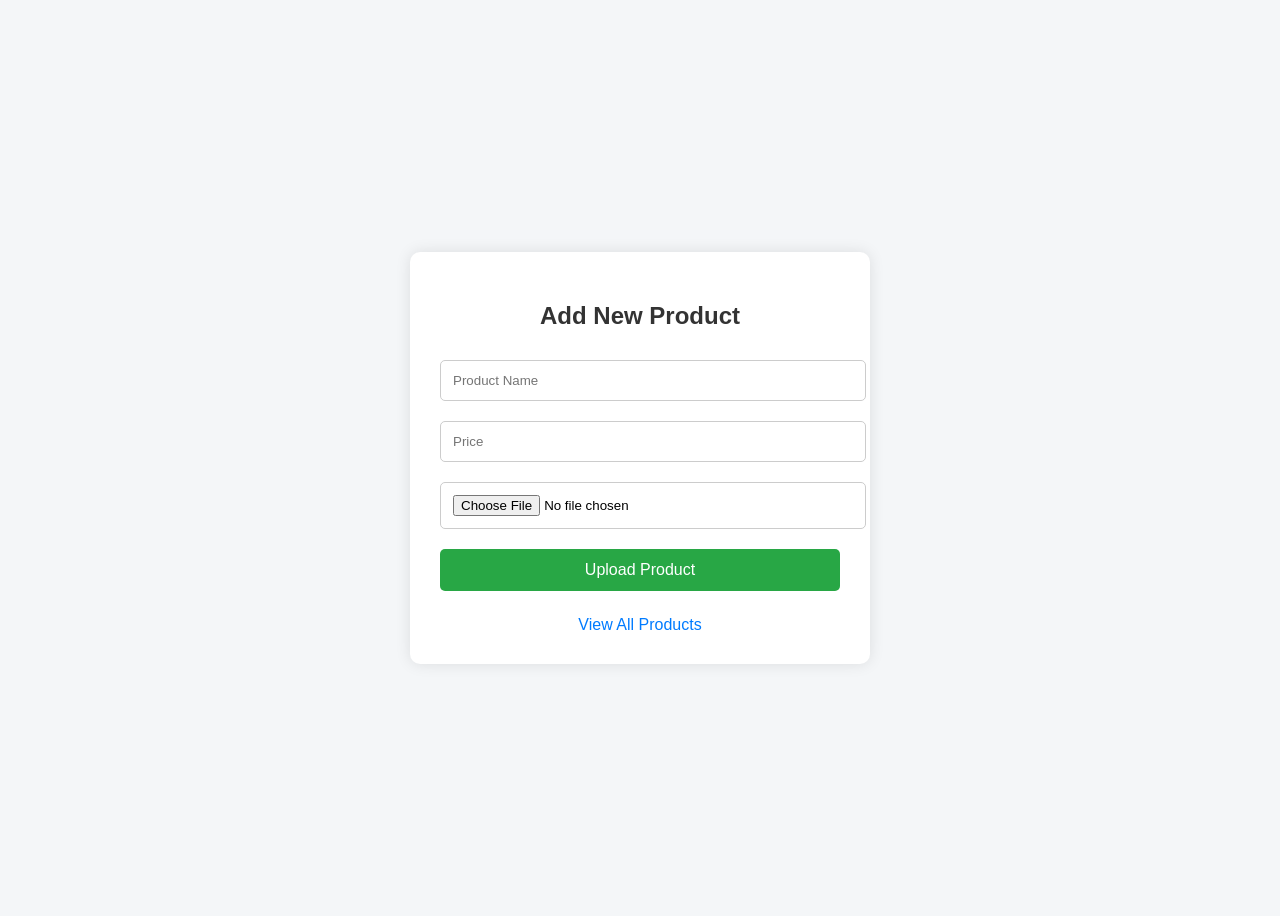
<file: src/main/resources/static_backup_20260202131826/productupload.html>
<!DOCTYPE html>
<html lang="en">
<head>
    <meta charset="UTF-8">
    <title>Upload Product</title>
    <style>
        body {
            font-family: Arial, sans-serif;
            background-color: #f4f6f8;
            display: flex;
            justify-content: center;
            align-items: center;
            min-height: 100vh;
        }
        .container {
            background: #fff;
            padding: 30px;
            border-radius: 10px;
            box-shadow: 0 0 15px rgba(0,0,0,0.1);
            width: 400px;
        }
        h2 {
            text-align: center;
            margin-bottom: 20px;
            color: #333;
        }
        input, button {
            width: 100%;
            padding: 12px;
            margin: 10px 0;
            border-radius: 5px;
            border: 1px solid #ccc;
        }
        button {
            background-color: #28a745;
            color: white;
            border: none;
            font-size: 16px;
            cursor: pointer;
        }
        button:hover {
            background-color: #218838;
        }
        a {
            display: block;
            text-align: center;
            margin-top: 15px;
            text-decoration: none;
            color: #007bff;
        }
    </style>
</head>
<body>

<div class="container">
    <h2>Add New Product</h2>
    <input type="text" id="name" placeholder="Product Name" required>
    <input type="number" id="price" placeholder="Price" step="0.01" required>
    <input type="file" id="image" accept="image/png, image/jpeg, image/jpg" required>

    <button onclick="submitProduct()">Upload Product</button>

    <a href="products.html">View All Products</a>
</div>

<script>
async function submitProduct() {
    const name = document.getElementById("name").value;
    const price = document.getElementById("price").value;
    const imageFile = document.getElementById("image").files[0];

    if (!name || !price || !imageFile) {
        alert("Please fill all fields");
        return;
    }

    const product = { name, price };
    const formData = new FormData();
    formData.append("product", new Blob([JSON.stringify(product)], { type: "application/json" }));
    formData.append("image", imageFile);

    try {
        const response = await fetch("http://localhost:8080/products/save", {
            method: "POST",
            body: formData
        });

        const result = await response.json();

        if (response.ok) {
            alert("Product uploaded successfully!");
            // Reset form
            document.getElementById("name").value = "";
            document.getElementById("price").value = "";
            document.getElementById("image").value = "";
        } else {
            alert(result.message || "Error uploading product");
        }

    } catch (err) {
        console.error(err);
        alert("Server error");
    }
}
</script>

</body>
</html>
</file>
